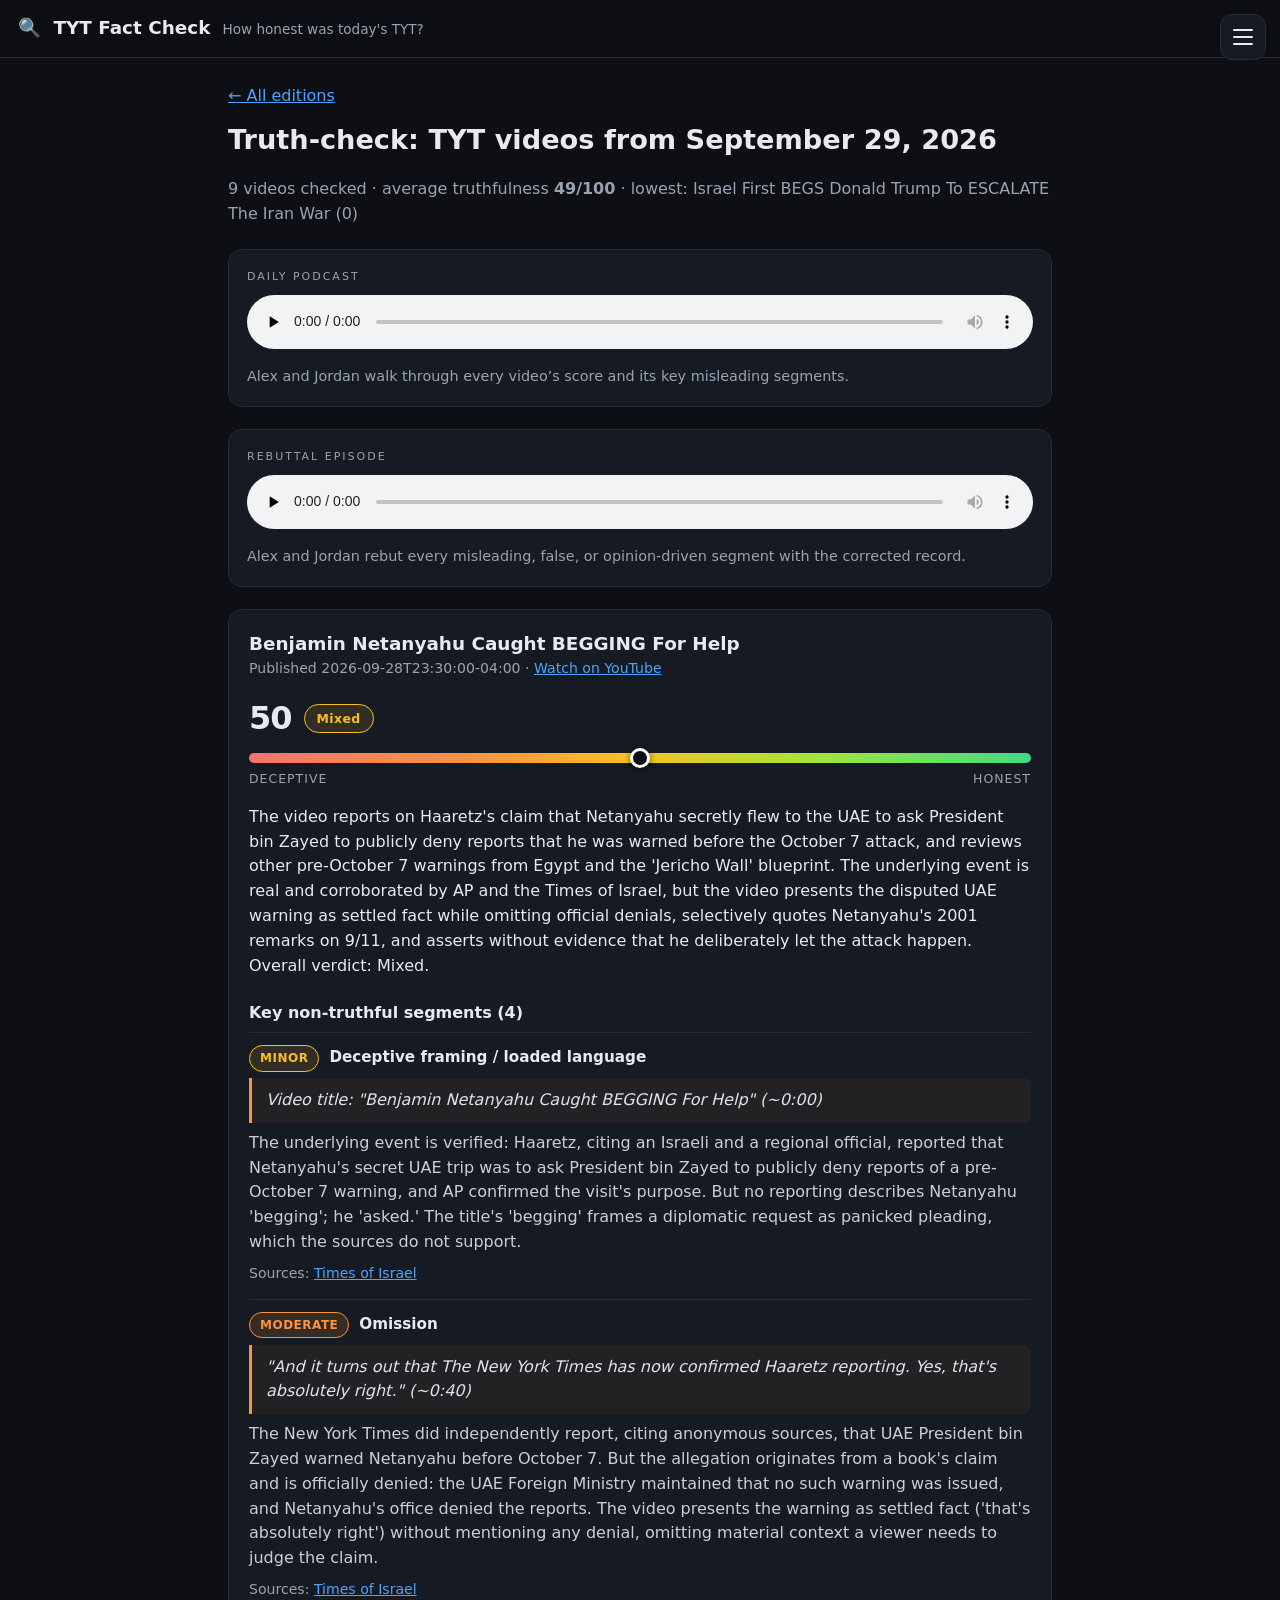
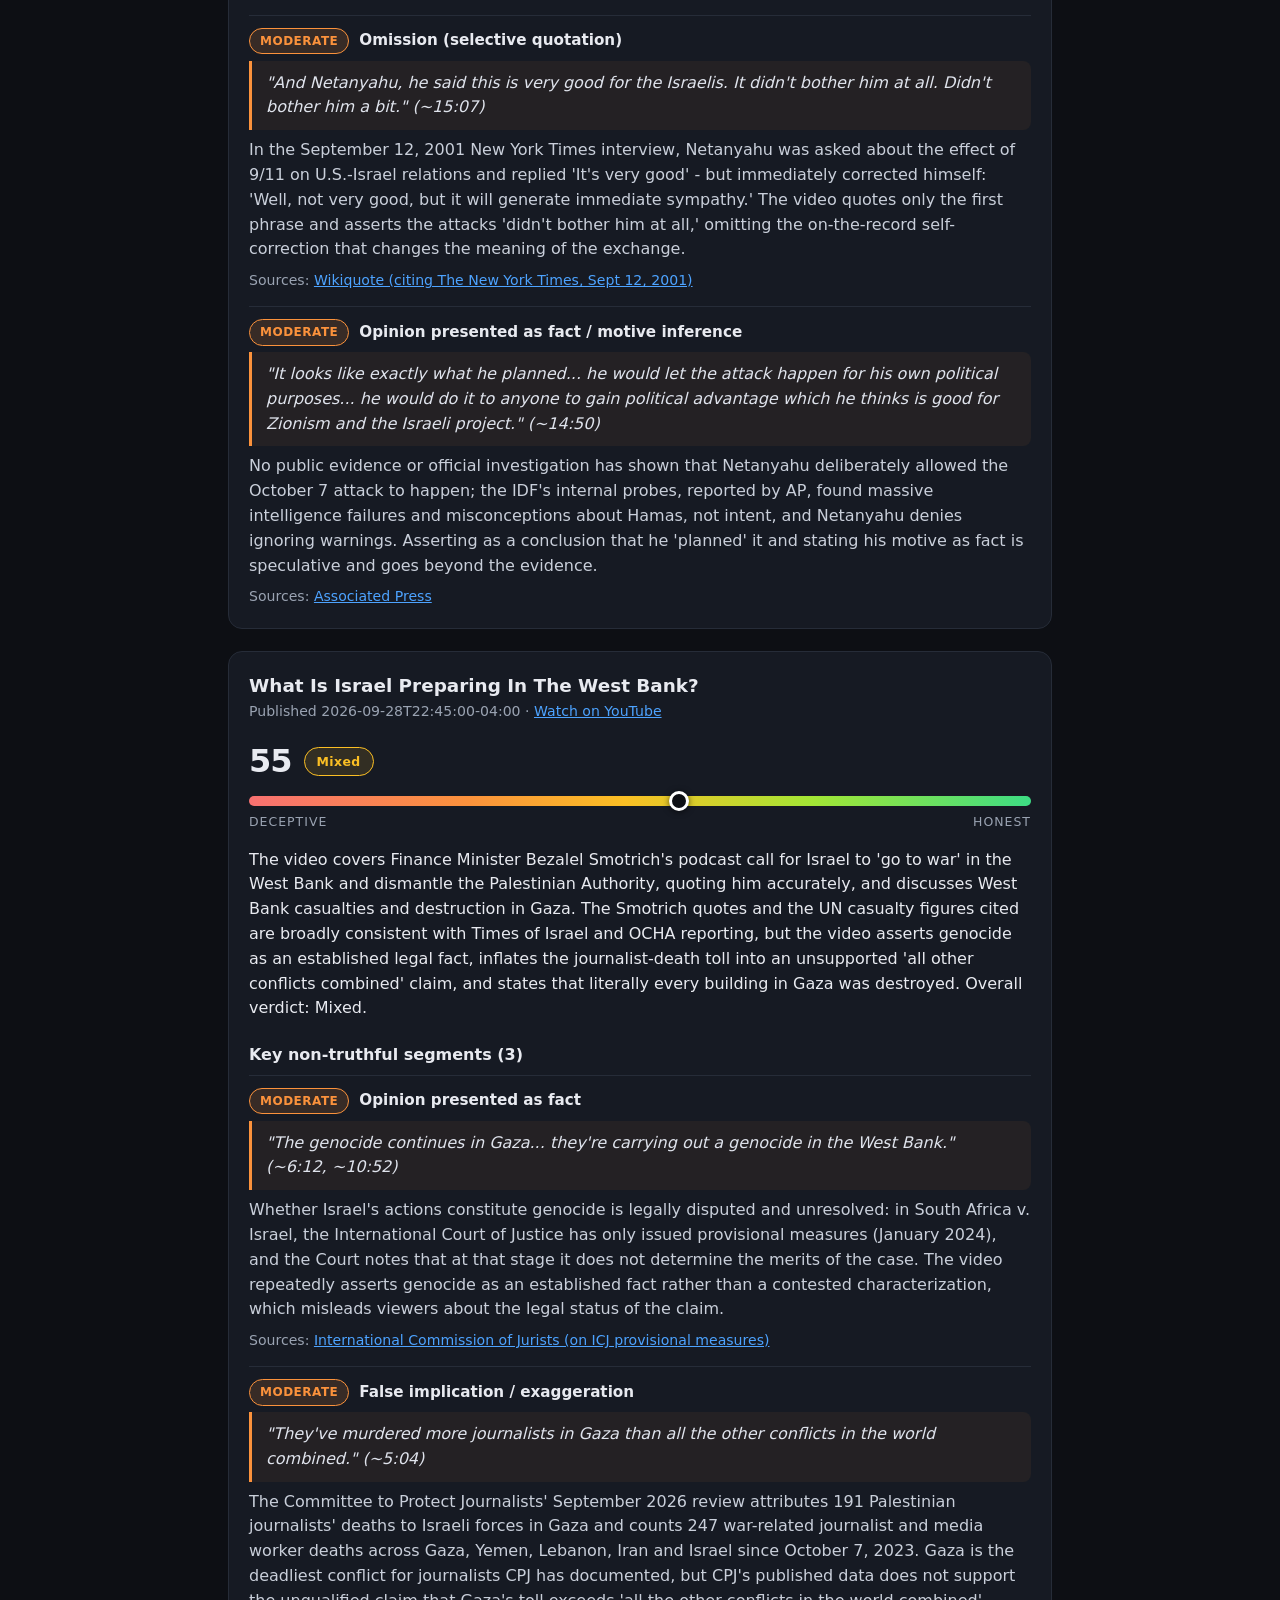
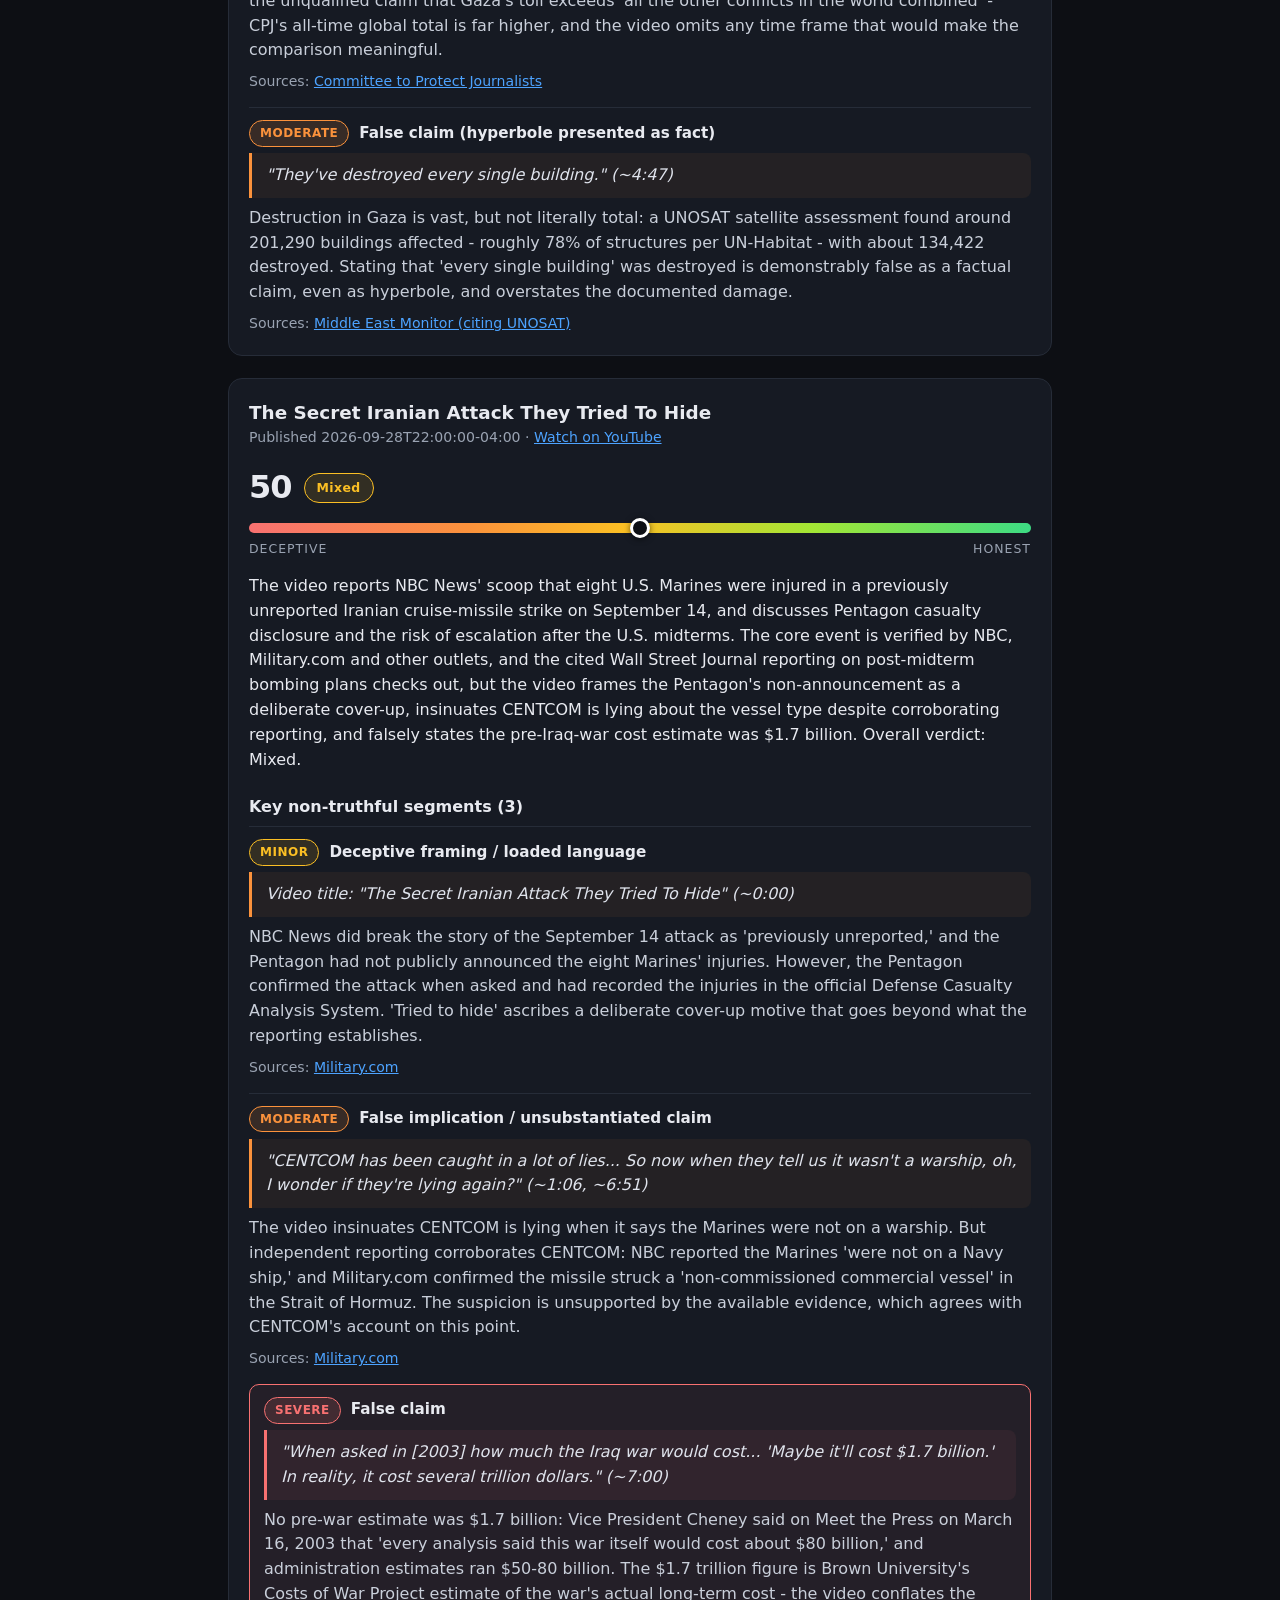
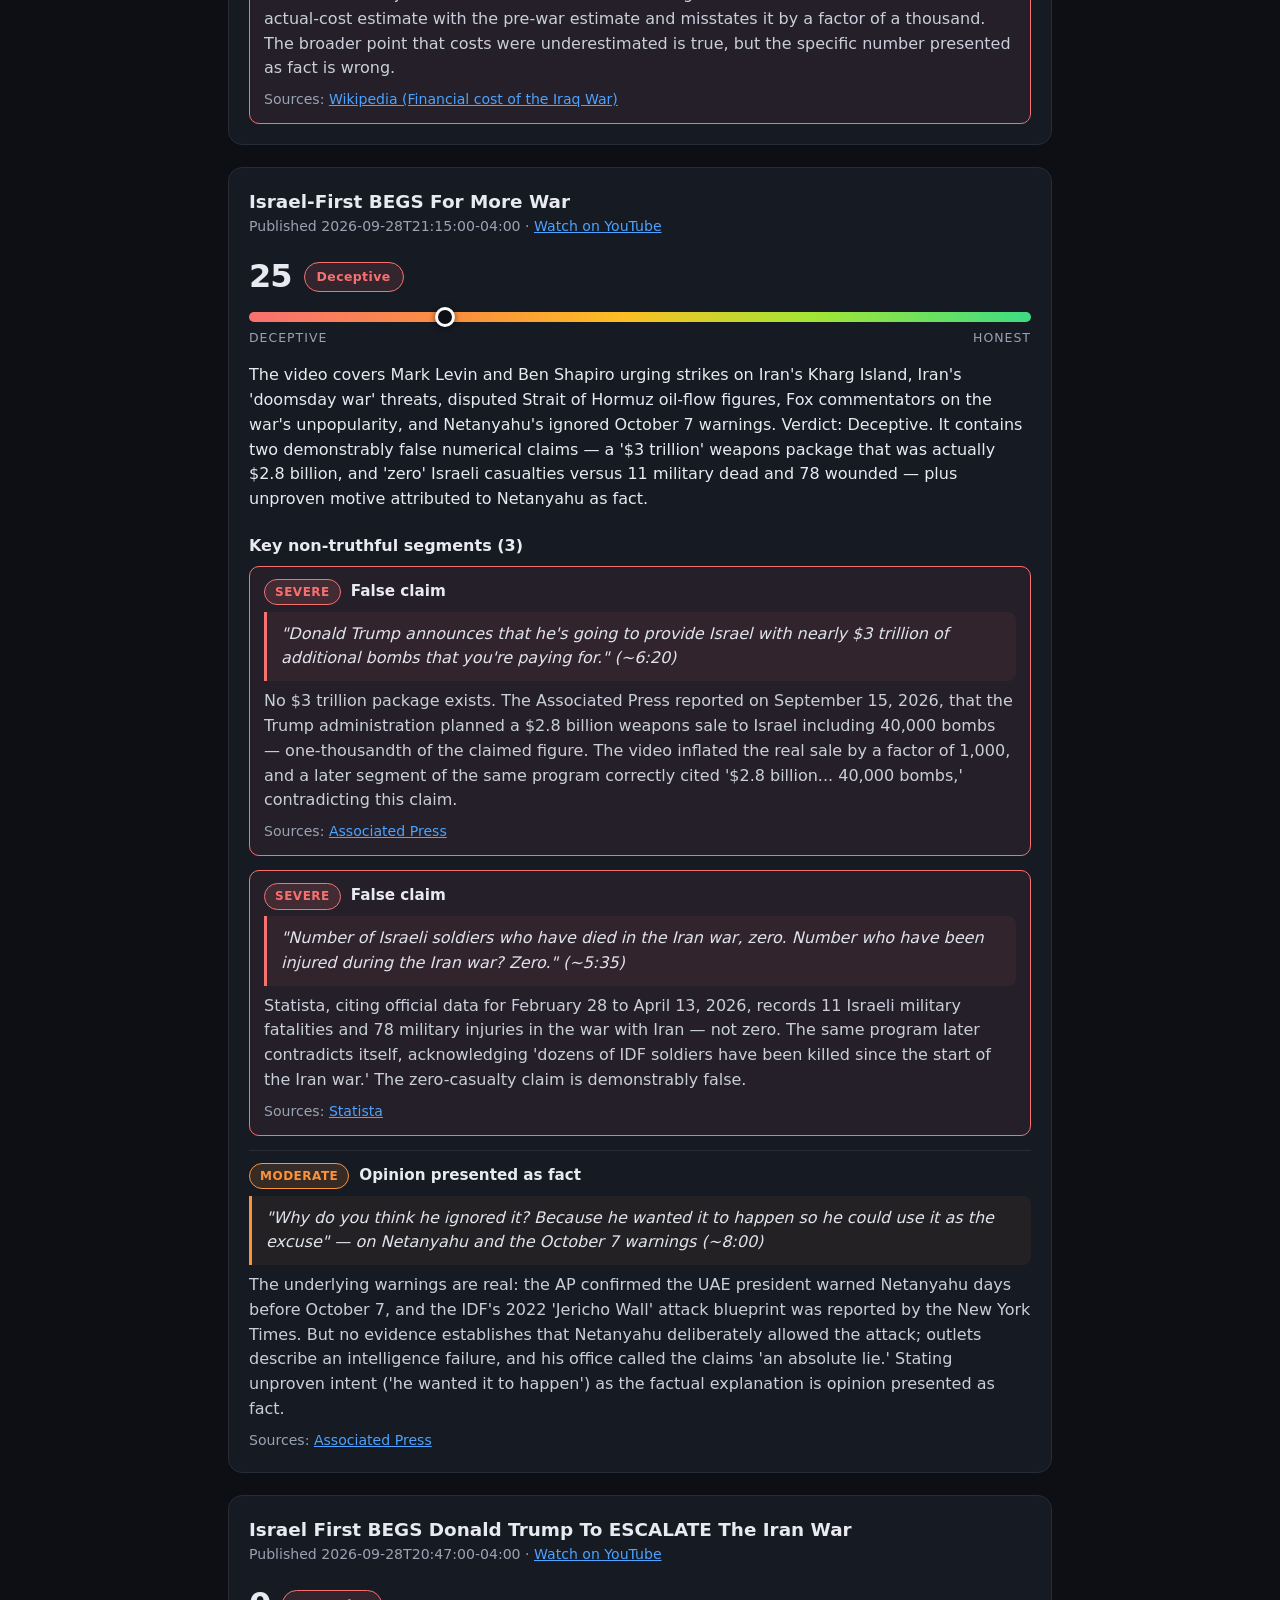
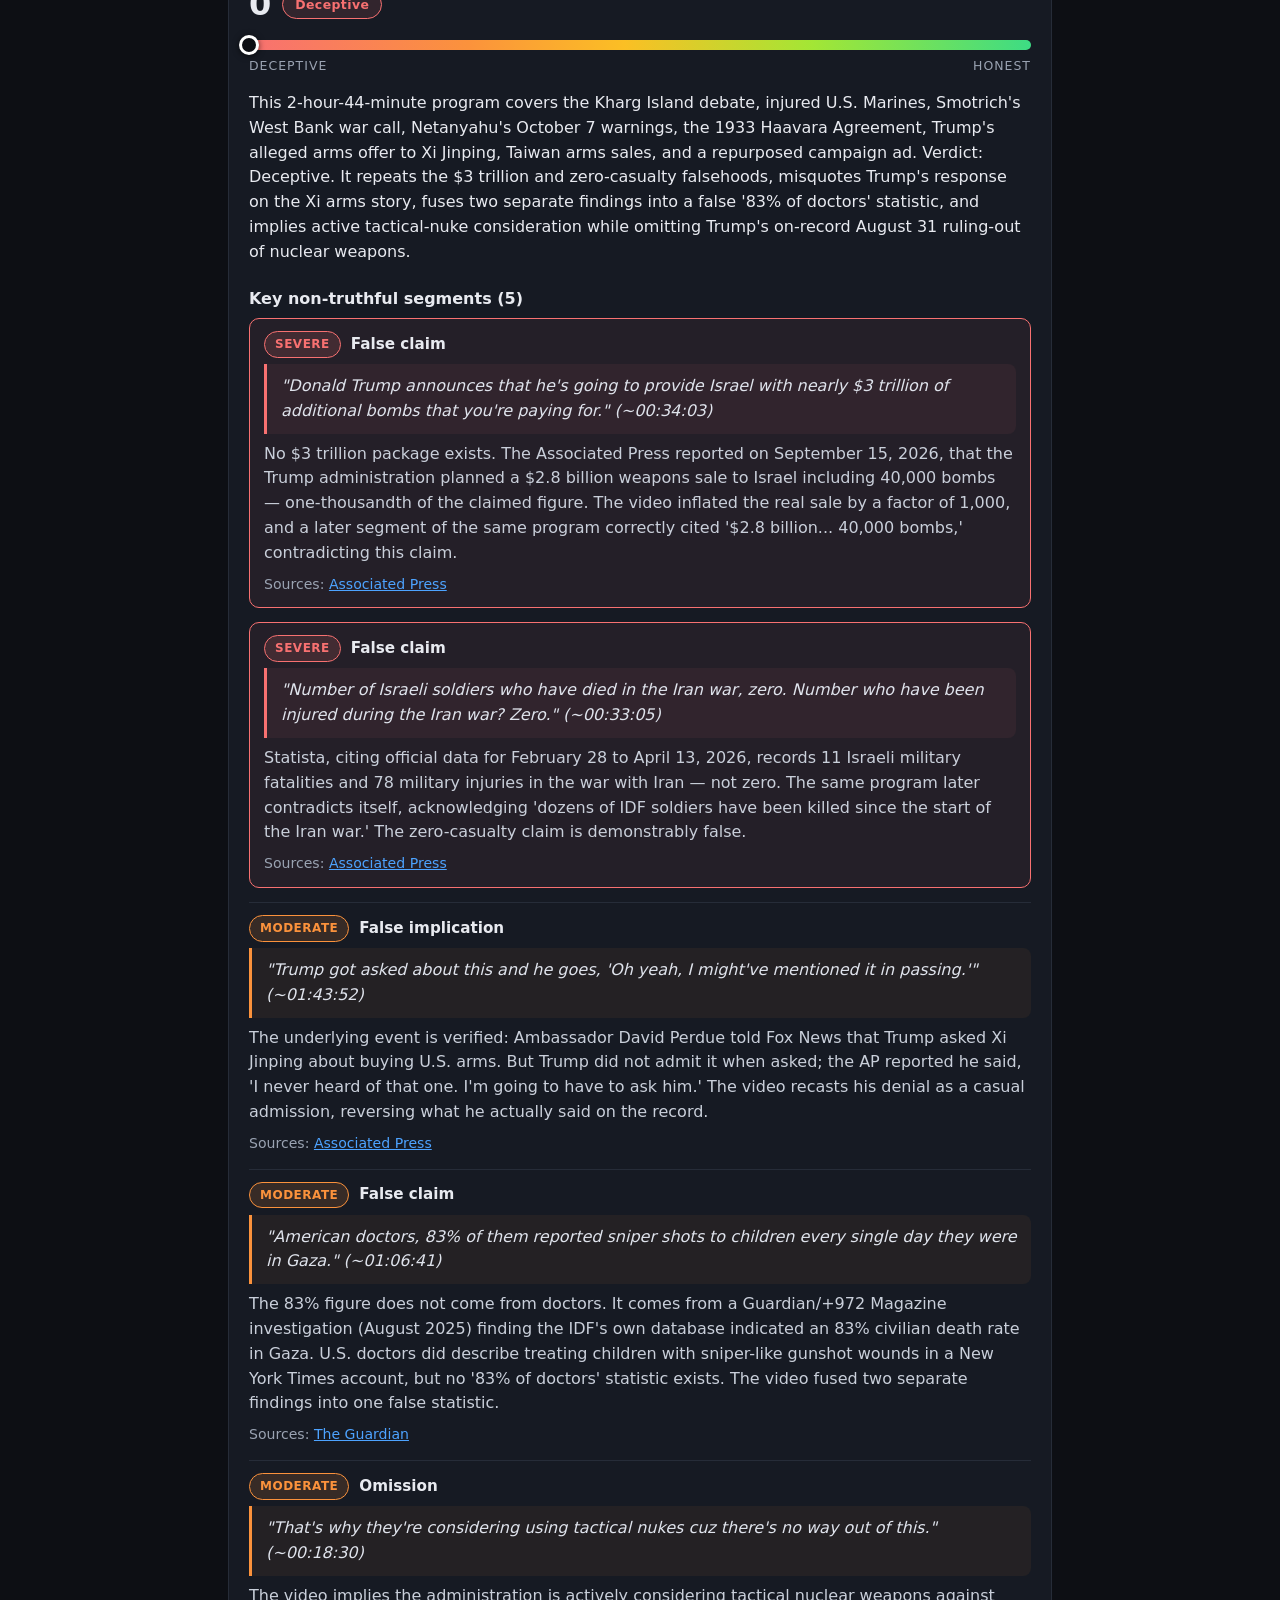
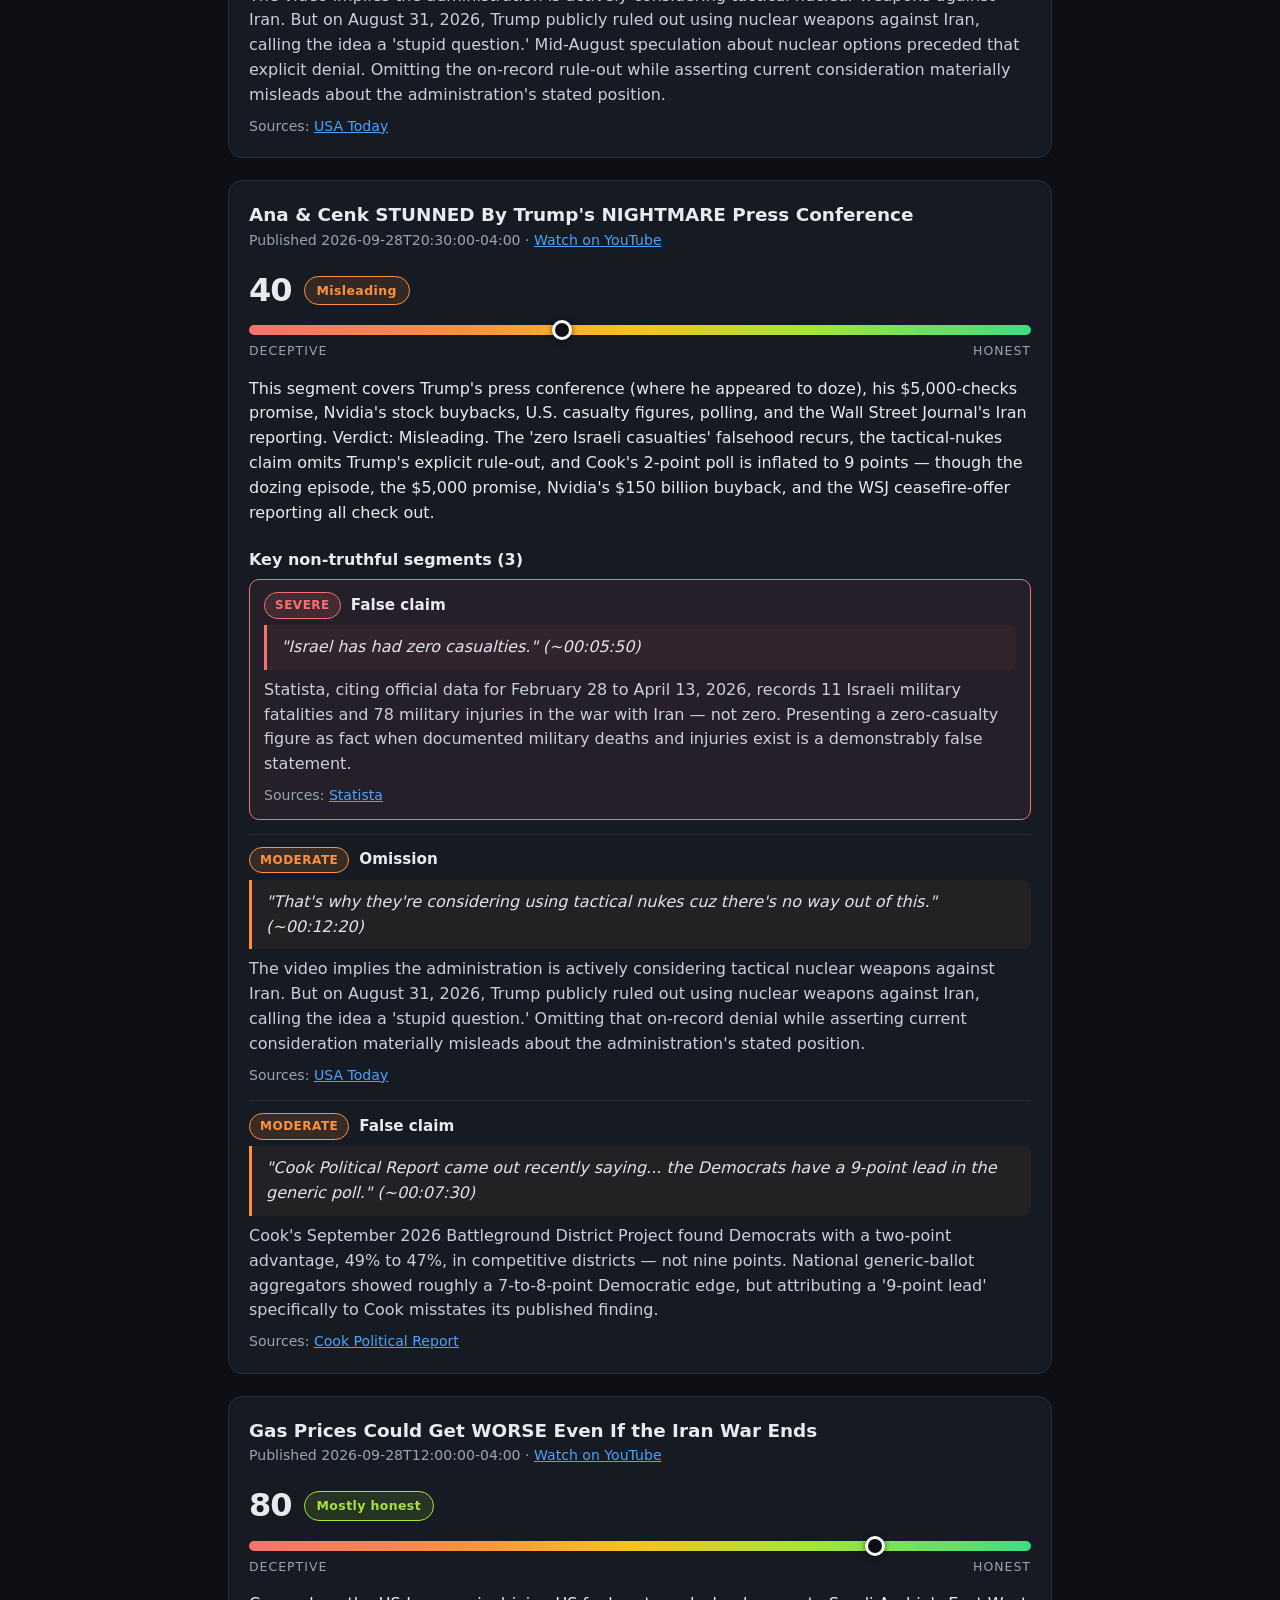
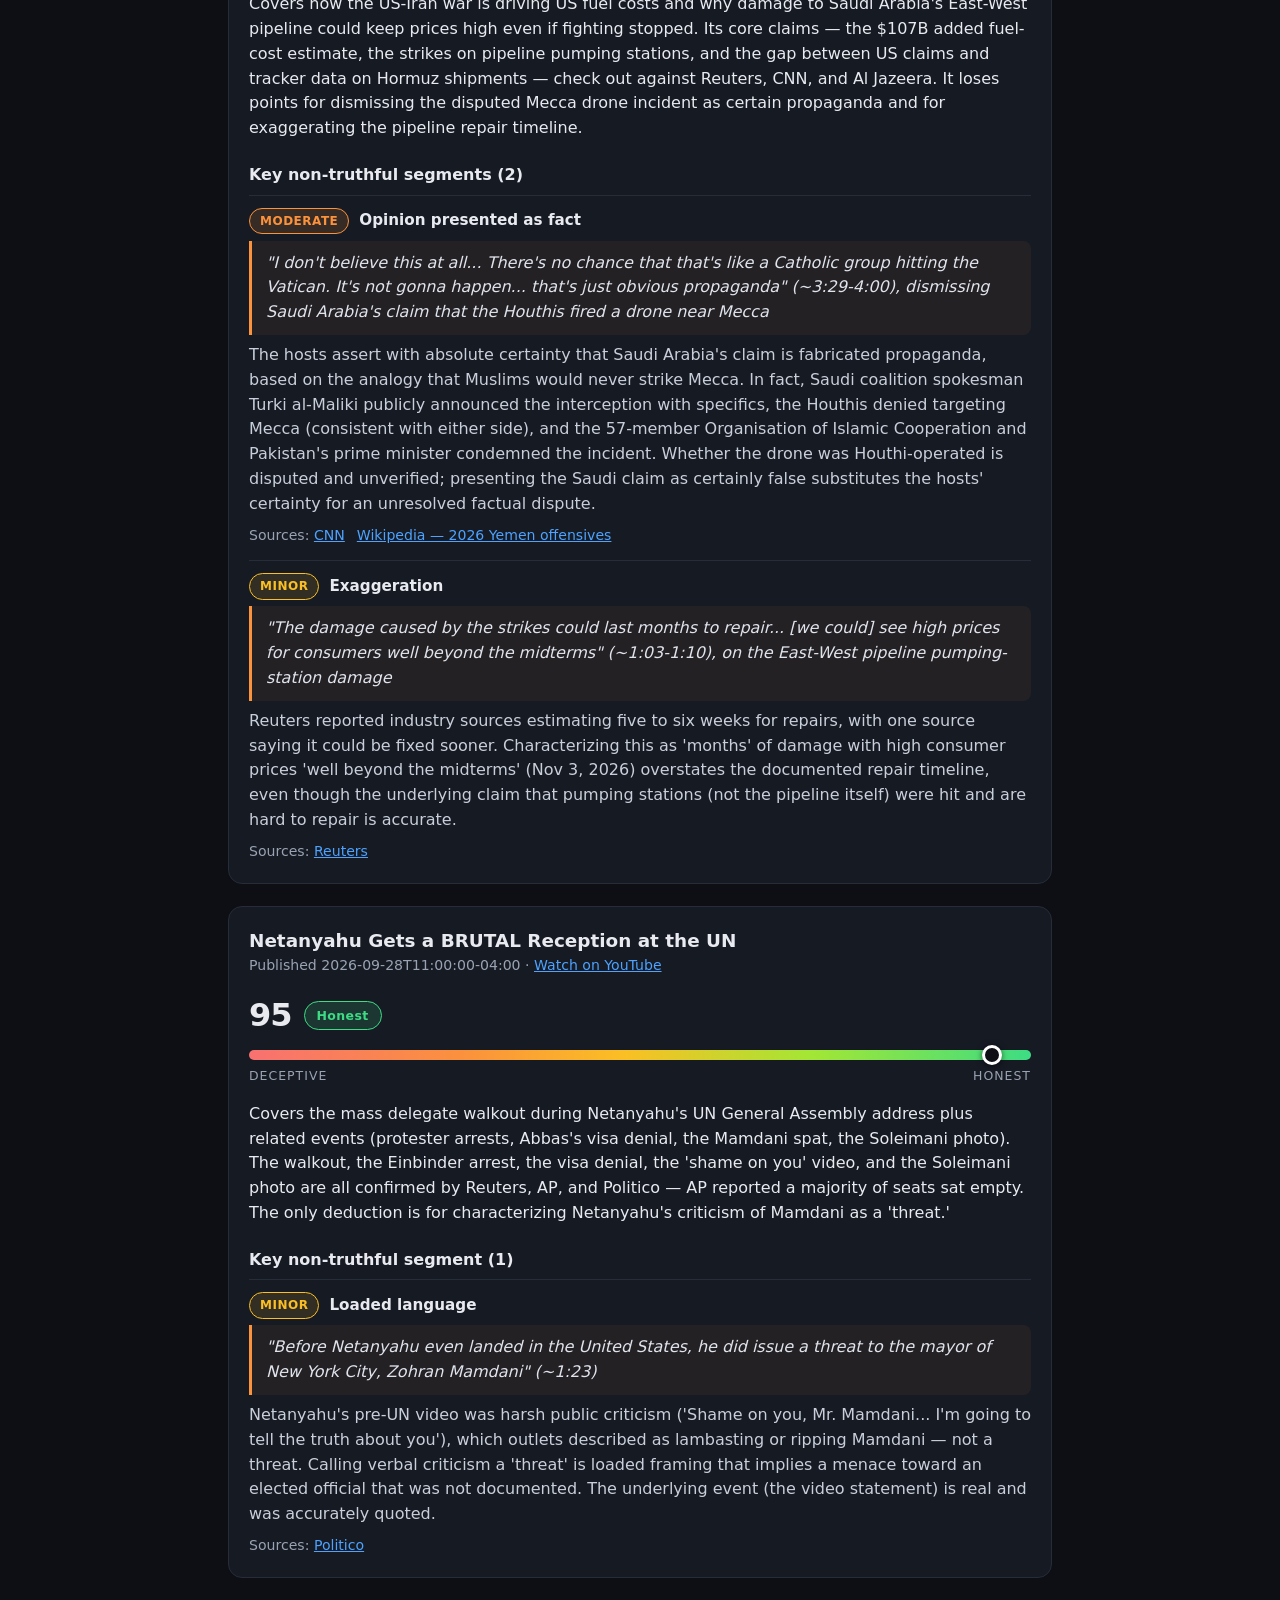
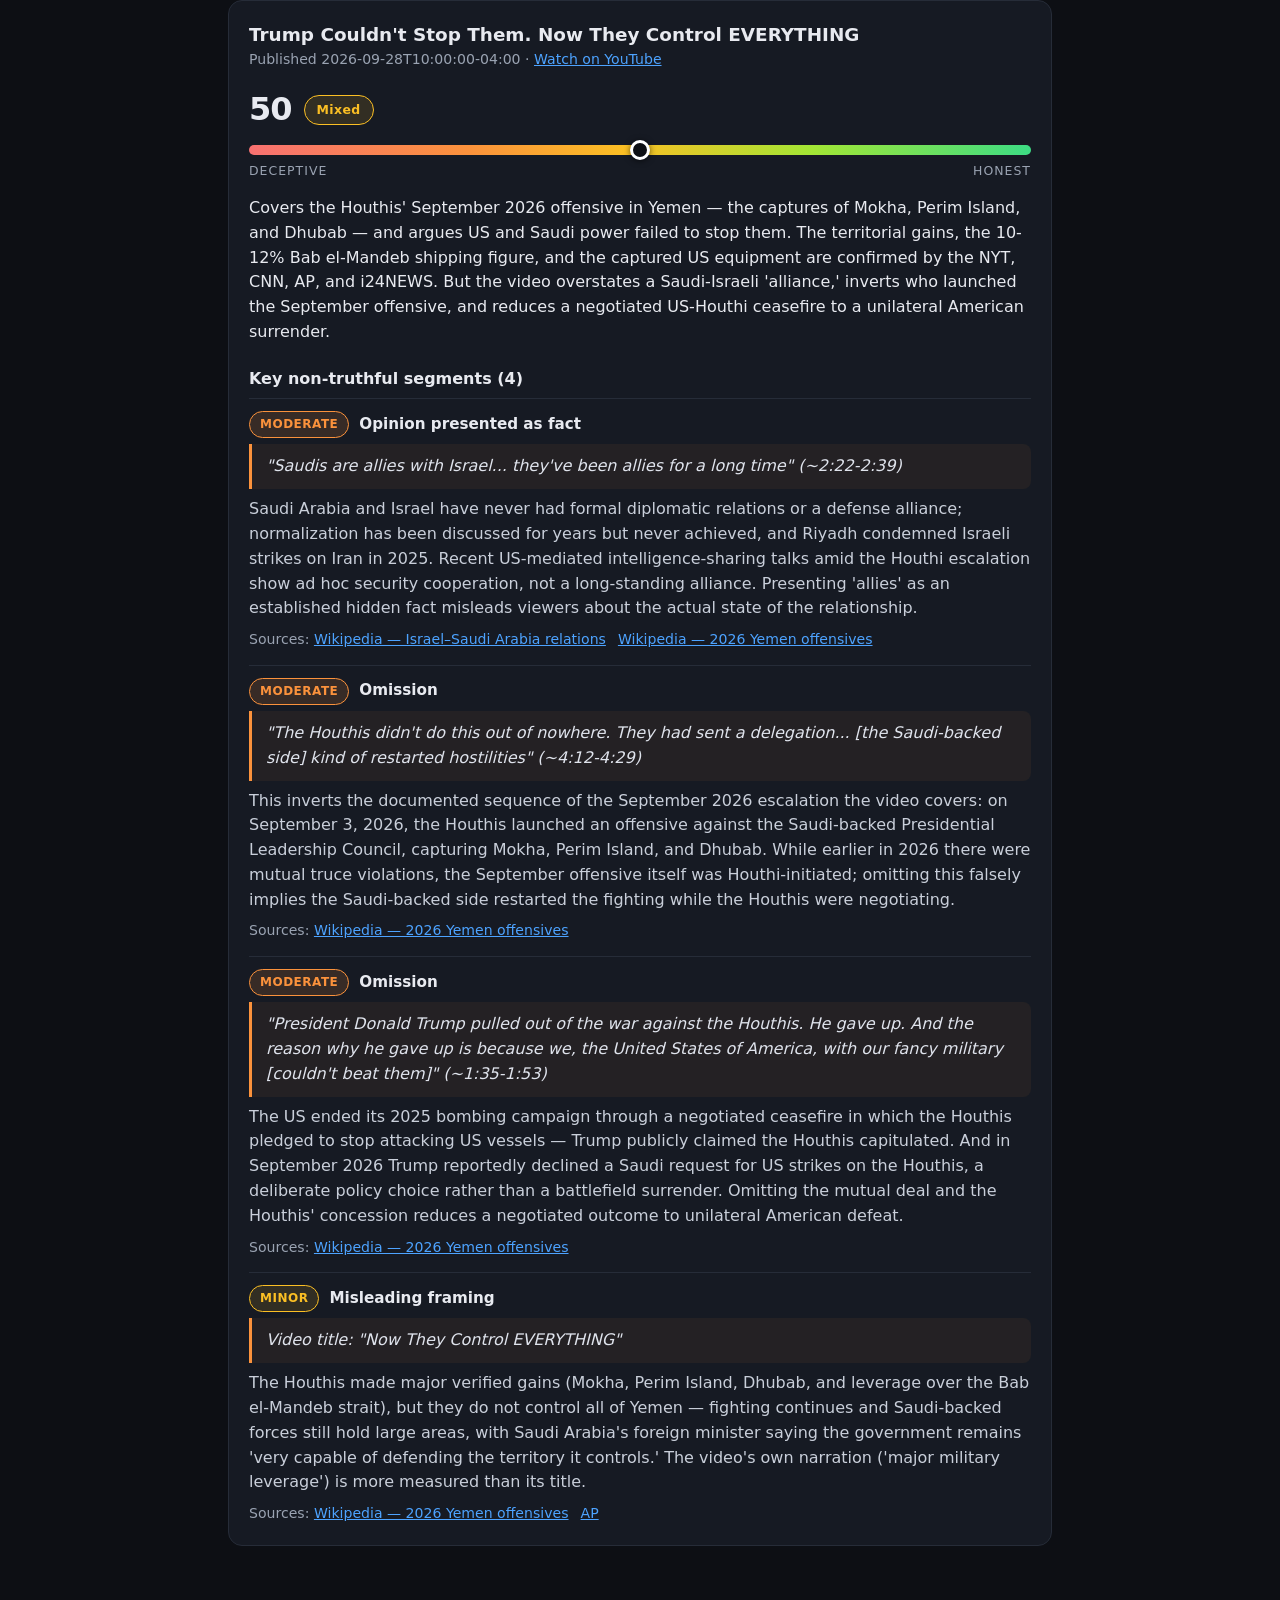
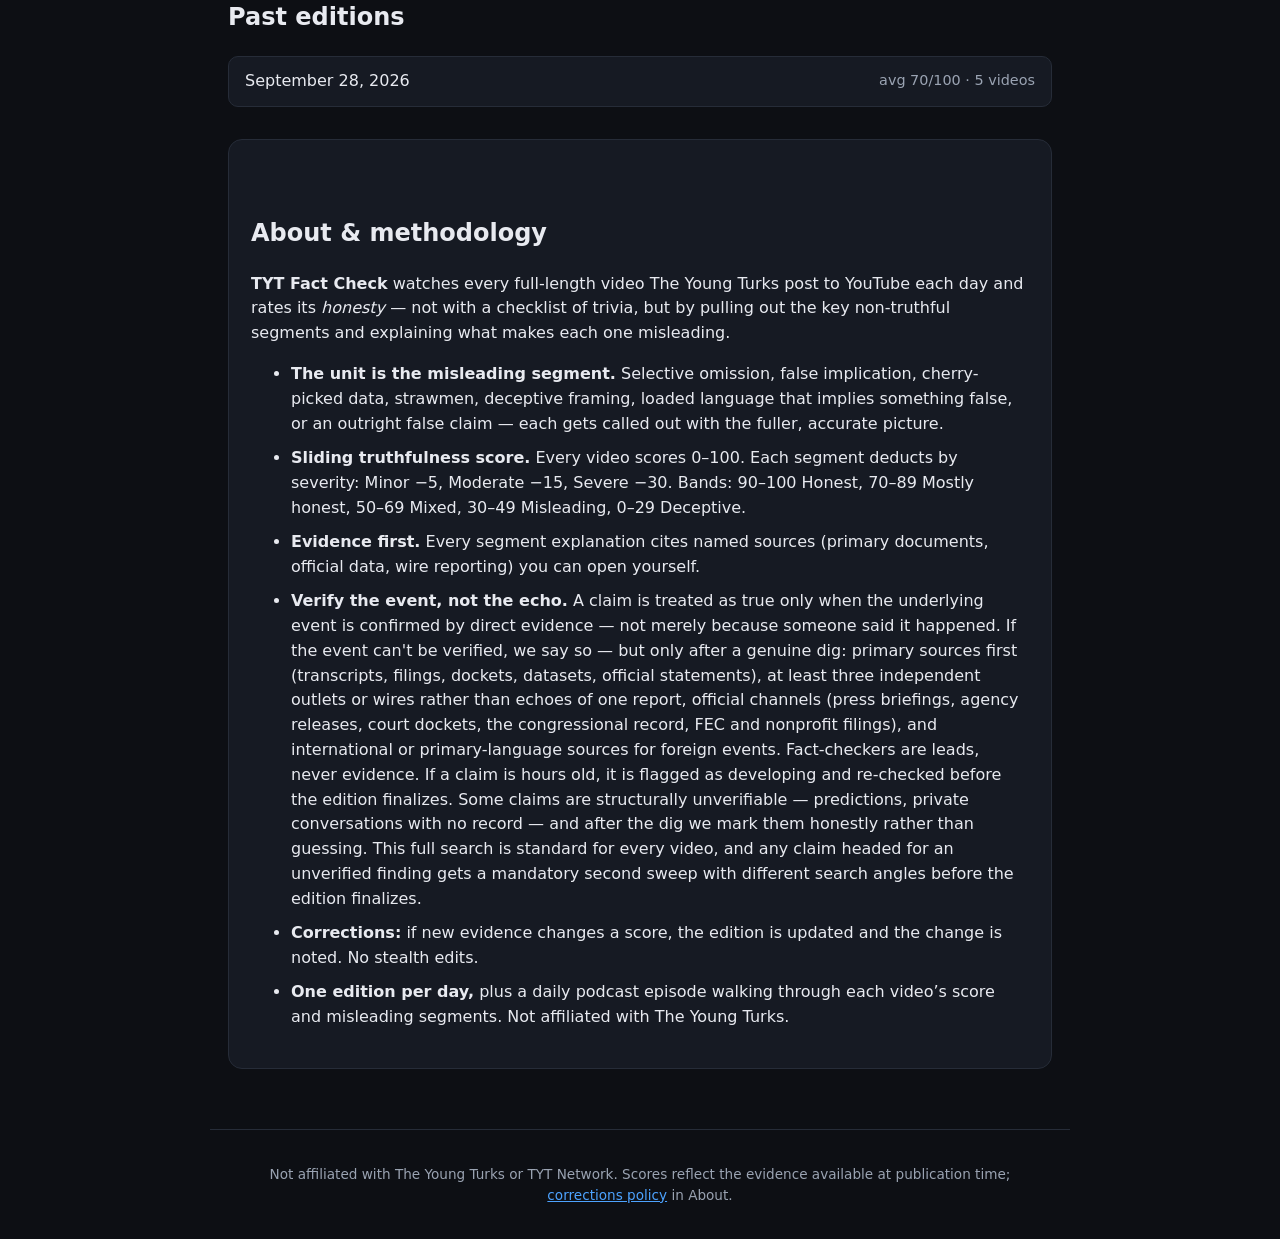
<file: docs/index.html>
<!DOCTYPE html>
<html lang="en">
<head>
<meta charset="utf-8">
<meta name="viewport" content="width=device-width, initial-scale=1">
<title>TYT Fact Check — daily honesty rating of The Young Turks</title>
<link rel="stylesheet" href="style.css?v=2">
</head>
<body>
<header class="site">
  <a class="brand" href="index.html"><span class="brand-mark">&#x1F50D;</span> TYT Fact Check</a>
  <span class="tagline">How honest was today's TYT?</span>
</header>
<button id="menuBtn" aria-label="Open menu"><span></span><span></span><span></span></button>
<div id="scrim"></div>
<aside id="drawer" aria-label="Site menu">
  <div class="d-sec"><div class="d-h">Menu</div>
    <a href="index.html">Home</a>
    <a href="2026-09-29.html">Latest edition</a>
    <a href="index.html#archive">Archive</a>
    <a href="index.html#about">About &amp; methodology</a>
  </div>
  <div class="d-sec"><div class="d-h">Editions</div>
    <a href="2026-09-29.html">September 29, 2026</a><a href="2026-09-28.html">September 28, 2026</a>
  </div>
</aside>
<main class="wrap">
<p class="back"><a href="index.html">&larr; All editions</a></p><h1>Truth-check: TYT videos from September 29, 2026</h1><p class="tally">9 videos checked &middot; average truthfulness <strong>49/100</strong> &middot; lowest: Israel First BEGS Donald Trump To ESCALATE The Iran War (0)</p><div class="podcast"><div class="pod-h">Daily podcast</div><audio controls preload="none" src="audio/2026-09-29.mp3"></audio><p class="pod-note">Alex and Jordan walk through every video&#x2019;s score and its key misleading segments.</p></div><div class="podcast"><div class="pod-h">Rebuttal episode</div><audio controls preload="none" src="audio/2026-09-29-rebuttal.mp3"></audio><p class="pod-note">Alex and Jordan rebut every misleading, false, or opinion-driven segment with the corrected record.</p></div><div class="cards"><article class="card"><a class="card-title" href="https://www.youtube.com/watch?v=QwAxDTHIZwo" target="_blank" rel="noopener">Benjamin Netanyahu Caught BEGGING For Help</a><div class="card-meta">Published 2026-09-28T23:30:00-04:00 &middot; <a class="yt" href="https://www.youtube.com/watch?v=QwAxDTHIZwo" target="_blank" rel="noopener">Watch on YouTube</a></div><div class="truth"><div class="truth-score"><span class="score-num">50</span><span class="verdict v-mixed">Mixed</span></div><div class="slider" role="img" aria-label="Truthfulness score 50 out of 100: Mixed"><div class="s-track"><div class="s-marker" style="left:50%"></div></div><div class="s-ends"><span>Deceptive</span><span>Honest</span></div></div></div><p class="card-summary">The video reports on Haaretz&#x27;s claim that Netanyahu secretly flew to the UAE to ask President bin Zayed to publicly deny reports that he was warned before the October 7 attack, and reviews other pre-October 7 warnings from Egypt and the &#x27;Jericho Wall&#x27; blueprint. The underlying event is real and corroborated by AP and the Times of Israel, but the video presents the disputed UAE warning as settled fact while omitting official denials, selectively quotes Netanyahu&#x27;s 2001 remarks on 9/11, and asserts without evidence that he deliberately let the attack happen. Overall verdict: Mixed.</p><h3 class="seg-h">Key non-truthful segments (4)</h3><div class="segments"><div class="segment"><div class="seg-head"><span class="sev s-minor">Minor</span><span class="seg-issue">Deceptive framing / loaded language</span></div><blockquote class="seg-quote">Video title: &quot;Benjamin Netanyahu Caught BEGGING For Help&quot; (~0:00)</blockquote><p class="seg-why">The underlying event is verified: Haaretz, citing an Israeli and a regional official, reported that Netanyahu&#x27;s secret UAE trip was to ask President bin Zayed to publicly deny reports of a pre-October 7 warning, and AP confirmed the visit&#x27;s purpose. But no reporting describes Netanyahu &#x27;begging&#x27;; he &#x27;asked.&#x27; The title&#x27;s &#x27;begging&#x27; frames a diplomatic request as panicked pleading, which the sources do not support.</p><div class="sources">Sources: <a class="src" href="https://www.timesofisrael.com/netanyahu-asked-uae-leader-to-deny-reports-he-warned-of-looming-hamas-attack-sources/" target="_blank" rel="noopener">Times of Israel</a></div></div><div class="segment"><div class="seg-head"><span class="sev s-moderate">Moderate</span><span class="seg-issue">Omission</span></div><blockquote class="seg-quote">&quot;And it turns out that The New York Times has now confirmed Haaretz reporting. Yes, that&#x27;s absolutely right.&quot; (~0:40)</blockquote><p class="seg-why">The New York Times did independently report, citing anonymous sources, that UAE President bin Zayed warned Netanyahu before October 7. But the allegation originates from a book&#x27;s claim and is officially denied: the UAE Foreign Ministry maintained that no such warning was issued, and Netanyahu&#x27;s office denied the reports. The video presents the warning as settled fact (&#x27;that&#x27;s absolutely right&#x27;) without mentioning any denial, omitting material context a viewer needs to judge the claim.</p><div class="sources">Sources: <a class="src" href="https://www.timesofisrael.com/netanyahu-asked-uae-leader-to-deny-reports-he-warned-of-looming-hamas-attack-sources/" target="_blank" rel="noopener">Times of Israel</a></div></div><div class="segment"><div class="seg-head"><span class="sev s-moderate">Moderate</span><span class="seg-issue">Omission (selective quotation)</span></div><blockquote class="seg-quote">&quot;And Netanyahu, he said this is very good for the Israelis. It didn&#x27;t bother him at all. Didn&#x27;t bother him a bit.&quot; (~15:07)</blockquote><p class="seg-why">In the September 12, 2001 New York Times interview, Netanyahu was asked about the effect of 9/11 on U.S.-Israel relations and replied &#x27;It&#x27;s very good&#x27; - but immediately corrected himself: &#x27;Well, not very good, but it will generate immediate sympathy.&#x27; The video quotes only the first phrase and asserts the attacks &#x27;didn&#x27;t bother him at all,&#x27; omitting the on-the-record self-correction that changes the meaning of the exchange.</p><div class="sources">Sources: <a class="src" href="https://en.wikiquote.org/wiki/Benjamin_Netanyahu" target="_blank" rel="noopener">Wikiquote (citing The New York Times, Sept 12, 2001)</a></div></div><div class="segment"><div class="seg-head"><span class="sev s-moderate">Moderate</span><span class="seg-issue">Opinion presented as fact / motive inference</span></div><blockquote class="seg-quote">&quot;It looks like exactly what he planned... he would let the attack happen for his own political purposes... he would do it to anyone to gain political advantage which he thinks is good for Zionism and the Israeli project.&quot; (~14:50)</blockquote><p class="seg-why">No public evidence or official investigation has shown that Netanyahu deliberately allowed the October 7 attack to happen; the IDF&#x27;s internal probes, reported by AP, found massive intelligence failures and misconceptions about Hamas, not intent, and Netanyahu denies ignoring warnings. Asserting as a conclusion that he &#x27;planned&#x27; it and stating his motive as fact is speculative and goes beyond the evidence.</p><div class="sources">Sources: <a class="src" href="https://apnews.com/article/israel-hamas-military-inquiry-gaza-34988076bd5283686cb80678aff799ad" target="_blank" rel="noopener">Associated Press</a></div></div></div></article><article class="card"><a class="card-title" href="https://www.youtube.com/watch?v=fD4jP4ZKWQE" target="_blank" rel="noopener">What Is Israel Preparing In The West Bank?</a><div class="card-meta">Published 2026-09-28T22:45:00-04:00 &middot; <a class="yt" href="https://www.youtube.com/watch?v=fD4jP4ZKWQE" target="_blank" rel="noopener">Watch on YouTube</a></div><div class="truth"><div class="truth-score"><span class="score-num">55</span><span class="verdict v-mixed">Mixed</span></div><div class="slider" role="img" aria-label="Truthfulness score 55 out of 100: Mixed"><div class="s-track"><div class="s-marker" style="left:55%"></div></div><div class="s-ends"><span>Deceptive</span><span>Honest</span></div></div></div><p class="card-summary">The video covers Finance Minister Bezalel Smotrich&#x27;s podcast call for Israel to &#x27;go to war&#x27; in the West Bank and dismantle the Palestinian Authority, quoting him accurately, and discusses West Bank casualties and destruction in Gaza. The Smotrich quotes and the UN casualty figures cited are broadly consistent with Times of Israel and OCHA reporting, but the video asserts genocide as an established legal fact, inflates the journalist-death toll into an unsupported &#x27;all other conflicts combined&#x27; claim, and states that literally every building in Gaza was destroyed. Overall verdict: Mixed.</p><h3 class="seg-h">Key non-truthful segments (3)</h3><div class="segments"><div class="segment"><div class="seg-head"><span class="sev s-moderate">Moderate</span><span class="seg-issue">Opinion presented as fact</span></div><blockquote class="seg-quote">&quot;The genocide continues in Gaza... they&#x27;re carrying out a genocide in the West Bank.&quot; (~6:12, ~10:52)</blockquote><p class="seg-why">Whether Israel&#x27;s actions constitute genocide is legally disputed and unresolved: in South Africa v. Israel, the International Court of Justice has only issued provisional measures (January 2024), and the Court notes that at that stage it does not determine the merits of the case. The video repeatedly asserts genocide as an established fact rather than a contested characterization, which misleads viewers about the legal status of the claim.</p><div class="sources">Sources: <a class="src" href="https://www.icj.org/gaza-israel-must-implement-provisional-measures-ordered-by-the-international-court-of-justice/" target="_blank" rel="noopener">International Commission of Jurists (on ICJ provisional measures)</a></div></div><div class="segment"><div class="seg-head"><span class="sev s-moderate">Moderate</span><span class="seg-issue">False implication / exaggeration</span></div><blockquote class="seg-quote">&quot;They&#x27;ve murdered more journalists in Gaza than all the other conflicts in the world combined.&quot; (~5:04)</blockquote><p class="seg-why">The Committee to Protect Journalists&#x27; September 2026 review attributes 191 Palestinian journalists&#x27; deaths to Israeli forces in Gaza and counts 247 war-related journalist and media worker deaths across Gaza, Yemen, Lebanon, Iran and Israel since October 7, 2023. Gaza is the deadliest conflict for journalists CPJ has documented, but CPJ&#x27;s published data does not support the unqualified claim that Gaza&#x27;s toll exceeds &#x27;all the other conflicts in the world combined&#x27; - CPJ&#x27;s all-time global total is far higher, and the video omits any time frame that would make the comparison meaningful.</p><div class="sources">Sources: <a class="src" href="https://cpj.org/issue/israel-gaza-war/" target="_blank" rel="noopener">Committee to Protect Journalists</a></div></div><div class="segment"><div class="seg-head"><span class="sev s-moderate">Moderate</span><span class="seg-issue">False claim (hyperbole presented as fact)</span></div><blockquote class="seg-quote">&quot;They&#x27;ve destroyed every single building.&quot; (~4:47)</blockquote><p class="seg-why">Destruction in Gaza is vast, but not literally total: a UNOSAT satellite assessment found around 201,290 buildings affected - roughly 78% of structures per UN-Habitat - with about 134,422 destroyed. Stating that &#x27;every single building&#x27; was destroyed is demonstrably false as a factual claim, even as hyperbole, and overstates the documented damage.</p><div class="sources">Sources: <a class="src" href="https://www.middleeastmonitor.com/20260928-satellite-images-reveal-vast-destruction-across-gaza-following-israels-genocide/" target="_blank" rel="noopener">Middle East Monitor (citing UNOSAT)</a></div></div></div></article><article class="card"><a class="card-title" href="https://www.youtube.com/watch?v=k1mA0SP3tR4" target="_blank" rel="noopener">The Secret Iranian Attack They Tried To Hide</a><div class="card-meta">Published 2026-09-28T22:00:00-04:00 &middot; <a class="yt" href="https://www.youtube.com/watch?v=k1mA0SP3tR4" target="_blank" rel="noopener">Watch on YouTube</a></div><div class="truth"><div class="truth-score"><span class="score-num">50</span><span class="verdict v-mixed">Mixed</span></div><div class="slider" role="img" aria-label="Truthfulness score 50 out of 100: Mixed"><div class="s-track"><div class="s-marker" style="left:50%"></div></div><div class="s-ends"><span>Deceptive</span><span>Honest</span></div></div></div><p class="card-summary">The video reports NBC News&#x27; scoop that eight U.S. Marines were injured in a previously unreported Iranian cruise-missile strike on September 14, and discusses Pentagon casualty disclosure and the risk of escalation after the U.S. midterms. The core event is verified by NBC, Military.com and other outlets, and the cited Wall Street Journal reporting on post-midterm bombing plans checks out, but the video frames the Pentagon&#x27;s non-announcement as a deliberate cover-up, insinuates CENTCOM is lying about the vessel type despite corroborating reporting, and falsely states the pre-Iraq-war cost estimate was $1.7 billion. Overall verdict: Mixed.</p><h3 class="seg-h">Key non-truthful segments (3)</h3><div class="segments"><div class="segment"><div class="seg-head"><span class="sev s-minor">Minor</span><span class="seg-issue">Deceptive framing / loaded language</span></div><blockquote class="seg-quote">Video title: &quot;The Secret Iranian Attack They Tried To Hide&quot; (~0:00)</blockquote><p class="seg-why">NBC News did break the story of the September 14 attack as &#x27;previously unreported,&#x27; and the Pentagon had not publicly announced the eight Marines&#x27; injuries. However, the Pentagon confirmed the attack when asked and had recorded the injuries in the official Defense Casualty Analysis System. &#x27;Tried to hide&#x27; ascribes a deliberate cover-up motive that goes beyond what the reporting establishes.</p><div class="sources">Sources: <a class="src" href="https://www.military.com/eight-marines-injured-with-smoke-inhalation-and-possible-tbi-in-previously-unreported-iranian-attack" target="_blank" rel="noopener">Military.com</a></div></div><div class="segment"><div class="seg-head"><span class="sev s-moderate">Moderate</span><span class="seg-issue">False implication / unsubstantiated claim</span></div><blockquote class="seg-quote">&quot;CENTCOM has been caught in a lot of lies... So now when they tell us it wasn&#x27;t a warship, oh, I wonder if they&#x27;re lying again?&quot; (~1:06, ~6:51)</blockquote><p class="seg-why">The video insinuates CENTCOM is lying when it says the Marines were not on a warship. But independent reporting corroborates CENTCOM: NBC reported the Marines &#x27;were not on a Navy ship,&#x27; and Military.com confirmed the missile struck a &#x27;non-commissioned commercial vessel&#x27; in the Strait of Hormuz. The suspicion is unsupported by the available evidence, which agrees with CENTCOM&#x27;s account on this point.</p><div class="sources">Sources: <a class="src" href="https://www.military.com/eight-marines-injured-with-smoke-inhalation-and-possible-tbi-in-previously-unreported-iranian-attack" target="_blank" rel="noopener">Military.com</a></div></div><div class="segment seg-false"><div class="seg-head"><span class="sev s-severe">Severe</span><span class="seg-issue">False claim</span></div><blockquote class="seg-quote">&quot;When asked in [2003] how much the Iraq war would cost... &#x27;Maybe it&#x27;ll cost $1.7 billion.&#x27; In reality, it cost several trillion dollars.&quot; (~7:00)</blockquote><p class="seg-why">No pre-war estimate was $1.7 billion: Vice President Cheney said on Meet the Press on March 16, 2003 that &#x27;every analysis said this war itself would cost about $80 billion,&#x27; and administration estimates ran $50-80 billion. The $1.7 trillion figure is Brown University&#x27;s Costs of War Project estimate of the war&#x27;s actual long-term cost - the video conflates the actual-cost estimate with the pre-war estimate and misstates it by a factor of a thousand. The broader point that costs were underestimated is true, but the specific number presented as fact is wrong.</p><div class="sources">Sources: <a class="src" href="https://en.wikipedia.org/wiki/Financial_cost_of_the_Iraq_War" target="_blank" rel="noopener">Wikipedia (Financial cost of the Iraq War)</a></div></div></div></article><article class="card"><a class="card-title" href="https://www.youtube.com/watch?v=konwN7S_nVc" target="_blank" rel="noopener">Israel-First BEGS For More War</a><div class="card-meta">Published 2026-09-28T21:15:00-04:00 &middot; <a class="yt" href="https://www.youtube.com/watch?v=konwN7S_nVc" target="_blank" rel="noopener">Watch on YouTube</a></div><div class="truth"><div class="truth-score"><span class="score-num">25</span><span class="verdict v-false">Deceptive</span></div><div class="slider" role="img" aria-label="Truthfulness score 25 out of 100: Deceptive"><div class="s-track"><div class="s-marker" style="left:25%"></div></div><div class="s-ends"><span>Deceptive</span><span>Honest</span></div></div></div><p class="card-summary">The video covers Mark Levin and Ben Shapiro urging strikes on Iran&#x27;s Kharg Island, Iran&#x27;s &#x27;doomsday war&#x27; threats, disputed Strait of Hormuz oil-flow figures, Fox commentators on the war&#x27;s unpopularity, and Netanyahu&#x27;s ignored October 7 warnings. Verdict: Deceptive. It contains two demonstrably false numerical claims — a &#x27;$3 trillion&#x27; weapons package that was actually $2.8 billion, and &#x27;zero&#x27; Israeli casualties versus 11 military dead and 78 wounded — plus unproven motive attributed to Netanyahu as fact.</p><h3 class="seg-h">Key non-truthful segments (3)</h3><div class="segments"><div class="segment seg-false"><div class="seg-head"><span class="sev s-severe">Severe</span><span class="seg-issue">False claim</span></div><blockquote class="seg-quote">&quot;Donald Trump announces that he&#x27;s going to provide Israel with nearly $3 trillion of additional bombs that you&#x27;re paying for.&quot; (~6:20)</blockquote><p class="seg-why">No $3 trillion package exists. The Associated Press reported on September 15, 2026, that the Trump administration planned a $2.8 billion weapons sale to Israel including 40,000 bombs — one-thousandth of the claimed figure. The video inflated the real sale by a factor of 1,000, and a later segment of the same program correctly cited &#x27;$2.8 billion... 40,000 bombs,&#x27; contradicting this claim.</p><div class="sources">Sources: <a class="src" href="https://apnews.com/article/trump-israel-weapons-sales-gaza-eb48cb7ecf773ffc472fbafc995aef2a" target="_blank" rel="noopener">Associated Press</a></div></div><div class="segment seg-false"><div class="seg-head"><span class="sev s-severe">Severe</span><span class="seg-issue">False claim</span></div><blockquote class="seg-quote">&quot;Number of Israeli soldiers who have died in the Iran war, zero. Number who have been injured during the Iran war? Zero.&quot; (~5:35)</blockquote><p class="seg-why">Statista, citing official data for February 28 to April 13, 2026, records 11 Israeli military fatalities and 78 military injuries in the war with Iran — not zero. The same program later contradicts itself, acknowledging &#x27;dozens of IDF soldiers have been killed since the start of the Iran war.&#x27; The zero-casualty claim is demonstrably false.</p><div class="sources">Sources: <a class="src" href="https://www.statista.com/statistics/1660068/israeli-fatalities-and-injuries-in-us-israel-iran-war/" target="_blank" rel="noopener">Statista</a></div></div><div class="segment"><div class="seg-head"><span class="sev s-moderate">Moderate</span><span class="seg-issue">Opinion presented as fact</span></div><blockquote class="seg-quote">&quot;Why do you think he ignored it? Because he wanted it to happen so he could use it as the excuse&quot; — on Netanyahu and the October 7 warnings (~8:00)</blockquote><p class="seg-why">The underlying warnings are real: the AP confirmed the UAE president warned Netanyahu days before October 7, and the IDF&#x27;s 2022 &#x27;Jericho Wall&#x27; attack blueprint was reported by the New York Times. But no evidence establishes that Netanyahu deliberately allowed the attack; outlets describe an intelligence failure, and his office called the claims &#x27;an absolute lie.&#x27; Stating unproven intent (&#x27;he wanted it to happen&#x27;) as the factual explanation is opinion presented as fact.</p><div class="sources">Sources: <a class="src" href="https://apnews.com/article/israel-netanyahu-hamas-war-gaza-warning-935c2cd82d3204d6dc859d296fc866e3" target="_blank" rel="noopener">Associated Press</a></div></div></div></article><article class="card"><a class="card-title" href="https://www.youtube.com/watch?v=VTXbe8bNfA4" target="_blank" rel="noopener">Israel First BEGS Donald Trump To ESCALATE The Iran War</a><div class="card-meta">Published 2026-09-28T20:47:00-04:00 &middot; <a class="yt" href="https://www.youtube.com/watch?v=VTXbe8bNfA4" target="_blank" rel="noopener">Watch on YouTube</a></div><div class="truth"><div class="truth-score"><span class="score-num">0</span><span class="verdict v-false">Deceptive</span></div><div class="slider" role="img" aria-label="Truthfulness score 0 out of 100: Deceptive"><div class="s-track"><div class="s-marker" style="left:0%"></div></div><div class="s-ends"><span>Deceptive</span><span>Honest</span></div></div></div><p class="card-summary">This 2-hour-44-minute program covers the Kharg Island debate, injured U.S. Marines, Smotrich&#x27;s West Bank war call, Netanyahu&#x27;s October 7 warnings, the 1933 Haavara Agreement, Trump&#x27;s alleged arms offer to Xi Jinping, Taiwan arms sales, and a repurposed campaign ad. Verdict: Deceptive. It repeats the $3 trillion and zero-casualty falsehoods, misquotes Trump&#x27;s response on the Xi arms story, fuses two separate findings into a false &#x27;83% of doctors&#x27; statistic, and implies active tactical-nuke consideration while omitting Trump&#x27;s on-record August 31 ruling-out of nuclear weapons.</p><h3 class="seg-h">Key non-truthful segments (5)</h3><div class="segments"><div class="segment seg-false"><div class="seg-head"><span class="sev s-severe">Severe</span><span class="seg-issue">False claim</span></div><blockquote class="seg-quote">&quot;Donald Trump announces that he&#x27;s going to provide Israel with nearly $3 trillion of additional bombs that you&#x27;re paying for.&quot; (~00:34:03)</blockquote><p class="seg-why">No $3 trillion package exists. The Associated Press reported on September 15, 2026, that the Trump administration planned a $2.8 billion weapons sale to Israel including 40,000 bombs — one-thousandth of the claimed figure. The video inflated the real sale by a factor of 1,000, and a later segment of the same program correctly cited &#x27;$2.8 billion... 40,000 bombs,&#x27; contradicting this claim.</p><div class="sources">Sources: <a class="src" href="https://apnews.com/article/trump-israel-weapons-sales-gaza-eb48cb7ecf773ffc472fbafc995aef2a" target="_blank" rel="noopener">Associated Press</a></div></div><div class="segment seg-false"><div class="seg-head"><span class="sev s-severe">Severe</span><span class="seg-issue">False claim</span></div><blockquote class="seg-quote">&quot;Number of Israeli soldiers who have died in the Iran war, zero. Number who have been injured during the Iran war? Zero.&quot; (~00:33:05)</blockquote><p class="seg-why">Statista, citing official data for February 28 to April 13, 2026, records 11 Israeli military fatalities and 78 military injuries in the war with Iran — not zero. The same program later contradicts itself, acknowledging &#x27;dozens of IDF soldiers have been killed since the start of the Iran war.&#x27; The zero-casualty claim is demonstrably false.</p><div class="sources">Sources: <a class="src" href="https://www.statista.com/statistics/1660068/israeli-fatalities-and-injuries-in-us-israel-iran-war/" target="_blank" rel="noopener">Associated Press</a></div></div><div class="segment"><div class="seg-head"><span class="sev s-moderate">Moderate</span><span class="seg-issue">False implication</span></div><blockquote class="seg-quote">&quot;Trump got asked about this and he goes, &#x27;Oh yeah, I might&#x27;ve mentioned it in passing.&#x27;&quot; (~01:43:52)</blockquote><p class="seg-why">The underlying event is verified: Ambassador David Perdue told Fox News that Trump asked Xi Jinping about buying U.S. arms. But Trump did not admit it when asked; the AP reported he said, &#x27;I never heard of that one. I&#x27;m going to have to ask him.&#x27; The video recasts his denial as a casual admission, reversing what he actually said on the record.</p><div class="sources">Sources: <a class="src" href="https://apnews.com/article/trump-xi-china-arms-sales-weapons-b5df7c498d2165c646a559799116786b" target="_blank" rel="noopener">Associated Press</a></div></div><div class="segment"><div class="seg-head"><span class="sev s-moderate">Moderate</span><span class="seg-issue">False claim</span></div><blockquote class="seg-quote">&quot;American doctors, 83% of them reported sniper shots to children every single day they were in Gaza.&quot; (~01:06:41)</blockquote><p class="seg-why">The 83% figure does not come from doctors. It comes from a Guardian/+972 Magazine investigation (August 2025) finding the IDF&#x27;s own database indicated an 83% civilian death rate in Gaza. U.S. doctors did describe treating children with sniper-like gunshot wounds in a New York Times account, but no &#x27;83% of doctors&#x27; statistic exists. The video fused two separate findings into one false statistic.</p><div class="sources">Sources: <a class="src" href="https://www.theguardian.com/world/ng-interactive/2025/aug/21/revealed-israeli-militarys-own-data-indicates-civilian-death-rate-of-83-in-gaza-war" target="_blank" rel="noopener">The Guardian</a></div></div><div class="segment"><div class="seg-head"><span class="sev s-moderate">Moderate</span><span class="seg-issue">Omission</span></div><blockquote class="seg-quote">&quot;That&#x27;s why they&#x27;re considering using tactical nukes cuz there&#x27;s no way out of this.&quot; (~00:18:30)</blockquote><p class="seg-why">The video implies the administration is actively considering tactical nuclear weapons against Iran. But on August 31, 2026, Trump publicly ruled out using nuclear weapons against Iran, calling the idea a &#x27;stupid question.&#x27; Mid-August speculation about nuclear options preceded that explicit denial. Omitting the on-record rule-out while asserting current consideration materially misleads about the administration&#x27;s stated position.</p><div class="sources">Sources: <a class="src" href="https://www.usatoday.com/story/news/politics/2026/08/31/trump-rules-out-nuclear-weapons-iran-war/91553065007/" target="_blank" rel="noopener">USA Today</a></div></div></div></article><article class="card"><a class="card-title" href="https://www.youtube.com/watch?v=N16CMhdALME" target="_blank" rel="noopener">Ana &amp; Cenk STUNNED By Trump&#x27;s NIGHTMARE Press Conference</a><div class="card-meta">Published 2026-09-28T20:30:00-04:00 &middot; <a class="yt" href="https://www.youtube.com/watch?v=N16CMhdALME" target="_blank" rel="noopener">Watch on YouTube</a></div><div class="truth"><div class="truth-score"><span class="score-num">40</span><span class="verdict v-misleading">Misleading</span></div><div class="slider" role="img" aria-label="Truthfulness score 40 out of 100: Misleading"><div class="s-track"><div class="s-marker" style="left:40%"></div></div><div class="s-ends"><span>Deceptive</span><span>Honest</span></div></div></div><p class="card-summary">This segment covers Trump&#x27;s press conference (where he appeared to doze), his $5,000-checks promise, Nvidia&#x27;s stock buybacks, U.S. casualty figures, polling, and the Wall Street Journal&#x27;s Iran reporting. Verdict: Misleading. The &#x27;zero Israeli casualties&#x27; falsehood recurs, the tactical-nukes claim omits Trump&#x27;s explicit rule-out, and Cook&#x27;s 2-point poll is inflated to 9 points — though the dozing episode, the $5,000 promise, Nvidia&#x27;s $150 billion buyback, and the WSJ ceasefire-offer reporting all check out.</p><h3 class="seg-h">Key non-truthful segments (3)</h3><div class="segments"><div class="segment seg-false"><div class="seg-head"><span class="sev s-severe">Severe</span><span class="seg-issue">False claim</span></div><blockquote class="seg-quote">&quot;Israel has had zero casualties.&quot; (~00:05:50)</blockquote><p class="seg-why">Statista, citing official data for February 28 to April 13, 2026, records 11 Israeli military fatalities and 78 military injuries in the war with Iran — not zero. Presenting a zero-casualty figure as fact when documented military deaths and injuries exist is a demonstrably false statement.</p><div class="sources">Sources: <a class="src" href="https://www.statista.com/statistics/1660068/israeli-fatalities-and-injuries-in-us-israel-iran-war/" target="_blank" rel="noopener">Statista</a></div></div><div class="segment"><div class="seg-head"><span class="sev s-moderate">Moderate</span><span class="seg-issue">Omission</span></div><blockquote class="seg-quote">&quot;That&#x27;s why they&#x27;re considering using tactical nukes cuz there&#x27;s no way out of this.&quot; (~00:12:20)</blockquote><p class="seg-why">The video implies the administration is actively considering tactical nuclear weapons against Iran. But on August 31, 2026, Trump publicly ruled out using nuclear weapons against Iran, calling the idea a &#x27;stupid question.&#x27; Omitting that on-record denial while asserting current consideration materially misleads about the administration&#x27;s stated position.</p><div class="sources">Sources: <a class="src" href="https://www.usatoday.com/story/news/politics/2026/08/31/trump-rules-out-nuclear-weapons-iran-war/91553065007/" target="_blank" rel="noopener">USA Today</a></div></div><div class="segment"><div class="seg-head"><span class="sev s-moderate">Moderate</span><span class="seg-issue">False claim</span></div><blockquote class="seg-quote">&quot;Cook Political Report came out recently saying... the Democrats have a 9-point lead in the generic poll.&quot; (~00:07:30)</blockquote><p class="seg-why">Cook&#x27;s September 2026 Battleground District Project found Democrats with a two-point advantage, 49% to 47%, in competitive districts — not nine points. National generic-ballot aggregators showed roughly a 7-to-8-point Democratic edge, but attributing a &#x27;9-point lead&#x27; specifically to Cook misstates its published finding.</p><div class="sources">Sources: <a class="src" href="https://www.cookpolitical.com/survey-research/2026-battleground-district-project" target="_blank" rel="noopener">Cook Political Report</a></div></div></div></article><article class="card"><a class="card-title" href="https://www.youtube.com/watch?v=3McOJ2mm6oE" target="_blank" rel="noopener">Gas Prices Could Get WORSE Even If the Iran War Ends</a><div class="card-meta">Published 2026-09-28T12:00:00-04:00 &middot; <a class="yt" href="https://www.youtube.com/watch?v=3McOJ2mm6oE" target="_blank" rel="noopener">Watch on YouTube</a></div><div class="truth"><div class="truth-score"><span class="score-num">80</span><span class="verdict v-mostly">Mostly honest</span></div><div class="slider" role="img" aria-label="Truthfulness score 80 out of 100: Mostly honest"><div class="s-track"><div class="s-marker" style="left:80%"></div></div><div class="s-ends"><span>Deceptive</span><span>Honest</span></div></div></div><p class="card-summary">Covers how the US-Iran war is driving US fuel costs and why damage to Saudi Arabia&#x27;s East-West pipeline could keep prices high even if fighting stopped. Its core claims — the $107B added fuel-cost estimate, the strikes on pipeline pumping stations, and the gap between US claims and tracker data on Hormuz shipments — check out against Reuters, CNN, and Al Jazeera. It loses points for dismissing the disputed Mecca drone incident as certain propaganda and for exaggerating the pipeline repair timeline.</p><h3 class="seg-h">Key non-truthful segments (2)</h3><div class="segments"><div class="segment"><div class="seg-head"><span class="sev s-moderate">Moderate</span><span class="seg-issue">Opinion presented as fact</span></div><blockquote class="seg-quote">&quot;I don&#x27;t believe this at all... There&#x27;s no chance that that&#x27;s like a Catholic group hitting the Vatican. It&#x27;s not gonna happen... that&#x27;s just obvious propaganda&quot; (~3:29-4:00), dismissing Saudi Arabia&#x27;s claim that the Houthis fired a drone near Mecca</blockquote><p class="seg-why">The hosts assert with absolute certainty that Saudi Arabia&#x27;s claim is fabricated propaganda, based on the analogy that Muslims would never strike Mecca. In fact, Saudi coalition spokesman Turki al-Maliki publicly announced the interception with specifics, the Houthis denied targeting Mecca (consistent with either side), and the 57-member Organisation of Islamic Cooperation and Pakistan&#x27;s prime minister condemned the incident. Whether the drone was Houthi-operated is disputed and unverified; presenting the Saudi claim as certainly false substitutes the hosts&#x27; certainty for an unresolved factual dispute.</p><div class="sources">Sources: <a class="src" href="https://www.cnn.com/2026/09/16/middleeast/saudi-arabia-houthis-mecca-attack-intl-hnk" target="_blank" rel="noopener">CNN</a><a class="src" href="https://en.wikipedia.org/wiki/2026_Yemen_offensives" target="_blank" rel="noopener">Wikipedia — 2026 Yemen offensives</a></div></div><div class="segment"><div class="seg-head"><span class="sev s-minor">Minor</span><span class="seg-issue">Exaggeration</span></div><blockquote class="seg-quote">&quot;The damage caused by the strikes could last months to repair... [we could] see high prices for consumers well beyond the midterms&quot; (~1:03-1:10), on the East-West pipeline pumping-station damage</blockquote><p class="seg-why">Reuters reported industry sources estimating five to six weeks for repairs, with one source saying it could be fixed sooner. Characterizing this as &#x27;months&#x27; of damage with high consumer prices &#x27;well beyond the midterms&#x27; (Nov 3, 2026) overstates the documented repair timeline, even though the underlying claim that pumping stations (not the pipeline itself) were hit and are hard to repair is accurate.</p><div class="sources">Sources: <a class="src" href="https://www.reuters.com/business/energy/three-pumping-stations-along-saudi-east-west-pipeline-were-hit-recent-attack-2026-09-17/" target="_blank" rel="noopener">Reuters</a></div></div></div></article><article class="card"><a class="card-title" href="https://www.youtube.com/watch?v=Gzsdw5ycmHU" target="_blank" rel="noopener">Netanyahu Gets a BRUTAL Reception at the UN</a><div class="card-meta">Published 2026-09-28T11:00:00-04:00 &middot; <a class="yt" href="https://www.youtube.com/watch?v=Gzsdw5ycmHU" target="_blank" rel="noopener">Watch on YouTube</a></div><div class="truth"><div class="truth-score"><span class="score-num">95</span><span class="verdict v-accurate">Honest</span></div><div class="slider" role="img" aria-label="Truthfulness score 95 out of 100: Honest"><div class="s-track"><div class="s-marker" style="left:95%"></div></div><div class="s-ends"><span>Deceptive</span><span>Honest</span></div></div></div><p class="card-summary">Covers the mass delegate walkout during Netanyahu&#x27;s UN General Assembly address plus related events (protester arrests, Abbas&#x27;s visa denial, the Mamdani spat, the Soleimani photo). The walkout, the Einbinder arrest, the visa denial, the &#x27;shame on you&#x27; video, and the Soleimani photo are all confirmed by Reuters, AP, and Politico — AP reported a majority of seats sat empty. The only deduction is for characterizing Netanyahu&#x27;s criticism of Mamdani as a &#x27;threat.&#x27;</p><h3 class="seg-h">Key non-truthful segment (1)</h3><div class="segments"><div class="segment"><div class="seg-head"><span class="sev s-minor">Minor</span><span class="seg-issue">Loaded language</span></div><blockquote class="seg-quote">&quot;Before Netanyahu even landed in the United States, he did issue a threat to the mayor of New York City, Zohran Mamdani&quot; (~1:23)</blockquote><p class="seg-why">Netanyahu&#x27;s pre-UN video was harsh public criticism (&#x27;Shame on you, Mr. Mamdani... I&#x27;m going to tell the truth about you&#x27;), which outlets described as lambasting or ripping Mamdani — not a threat. Calling verbal criticism a &#x27;threat&#x27; is loaded framing that implies a menace toward an elected official that was not documented. The underlying event (the video statement) is real and was accurately quoted.</p><div class="sources">Sources: <a class="src" href="https://www.politico.com/news/2026/09/22/netanyahu-mamdani-unga-visit-video-01087578" target="_blank" rel="noopener">Politico</a></div></div></div></article><article class="card"><a class="card-title" href="https://www.youtube.com/watch?v=mzw_DZNLUi0" target="_blank" rel="noopener">Trump Couldn&#x27;t Stop Them. Now They Control EVERYTHING</a><div class="card-meta">Published 2026-09-28T10:00:00-04:00 &middot; <a class="yt" href="https://www.youtube.com/watch?v=mzw_DZNLUi0" target="_blank" rel="noopener">Watch on YouTube</a></div><div class="truth"><div class="truth-score"><span class="score-num">50</span><span class="verdict v-mixed">Mixed</span></div><div class="slider" role="img" aria-label="Truthfulness score 50 out of 100: Mixed"><div class="s-track"><div class="s-marker" style="left:50%"></div></div><div class="s-ends"><span>Deceptive</span><span>Honest</span></div></div></div><p class="card-summary">Covers the Houthis&#x27; September 2026 offensive in Yemen — the captures of Mokha, Perim Island, and Dhubab — and argues US and Saudi power failed to stop them. The territorial gains, the 10-12% Bab el-Mandeb shipping figure, and the captured US equipment are confirmed by the NYT, CNN, AP, and i24NEWS. But the video overstates a Saudi-Israeli &#x27;alliance,&#x27; inverts who launched the September offensive, and reduces a negotiated US-Houthi ceasefire to a unilateral American surrender.</p><h3 class="seg-h">Key non-truthful segments (4)</h3><div class="segments"><div class="segment"><div class="seg-head"><span class="sev s-moderate">Moderate</span><span class="seg-issue">Opinion presented as fact</span></div><blockquote class="seg-quote">&quot;Saudis are allies with Israel... they&#x27;ve been allies for a long time&quot; (~2:22-2:39)</blockquote><p class="seg-why">Saudi Arabia and Israel have never had formal diplomatic relations or a defense alliance; normalization has been discussed for years but never achieved, and Riyadh condemned Israeli strikes on Iran in 2025. Recent US-mediated intelligence-sharing talks amid the Houthi escalation show ad hoc security cooperation, not a long-standing alliance. Presenting &#x27;allies&#x27; as an established hidden fact misleads viewers about the actual state of the relationship.</p><div class="sources">Sources: <a class="src" href="https://en.wikipedia.org/wiki/Israel%E2%80%93Saudi_Arabia_relations" target="_blank" rel="noopener">Wikipedia — Israel–Saudi Arabia relations</a><a class="src" href="https://en.wikipedia.org/wiki/2026_Yemen_offensives" target="_blank" rel="noopener">Wikipedia — 2026 Yemen offensives</a></div></div><div class="segment"><div class="seg-head"><span class="sev s-moderate">Moderate</span><span class="seg-issue">Omission</span></div><blockquote class="seg-quote">&quot;The Houthis didn&#x27;t do this out of nowhere. They had sent a delegation... [the Saudi-backed side] kind of restarted hostilities&quot; (~4:12-4:29)</blockquote><p class="seg-why">This inverts the documented sequence of the September 2026 escalation the video covers: on September 3, 2026, the Houthis launched an offensive against the Saudi-backed Presidential Leadership Council, capturing Mokha, Perim Island, and Dhubab. While earlier in 2026 there were mutual truce violations, the September offensive itself was Houthi-initiated; omitting this falsely implies the Saudi-backed side restarted the fighting while the Houthis were negotiating.</p><div class="sources">Sources: <a class="src" href="https://en.wikipedia.org/wiki/2026_Yemen_offensives" target="_blank" rel="noopener">Wikipedia — 2026 Yemen offensives</a></div></div><div class="segment"><div class="seg-head"><span class="sev s-moderate">Moderate</span><span class="seg-issue">Omission</span></div><blockquote class="seg-quote">&quot;President Donald Trump pulled out of the war against the Houthis. He gave up. And the reason why he gave up is because we, the United States of America, with our fancy military [couldn&#x27;t beat them]&quot; (~1:35-1:53)</blockquote><p class="seg-why">The US ended its 2025 bombing campaign through a negotiated ceasefire in which the Houthis pledged to stop attacking US vessels — Trump publicly claimed the Houthis capitulated. And in September 2026 Trump reportedly declined a Saudi request for US strikes on the Houthis, a deliberate policy choice rather than a battlefield surrender. Omitting the mutual deal and the Houthis&#x27; concession reduces a negotiated outcome to unilateral American defeat.</p><div class="sources">Sources: <a class="src" href="https://en.wikipedia.org/wiki/2026_Yemen_offensives" target="_blank" rel="noopener">Wikipedia — 2026 Yemen offensives</a></div></div><div class="segment"><div class="seg-head"><span class="sev s-minor">Minor</span><span class="seg-issue">Misleading framing</span></div><blockquote class="seg-quote">Video title: &quot;Now They Control EVERYTHING&quot;</blockquote><p class="seg-why">The Houthis made major verified gains (Mokha, Perim Island, Dhubab, and leverage over the Bab el-Mandeb strait), but they do not control all of Yemen — fighting continues and Saudi-backed forces still hold large areas, with Saudi Arabia&#x27;s foreign minister saying the government remains &#x27;very capable of defending the territory it controls.&#x27; The video&#x27;s own narration (&#x27;major military leverage&#x27;) is more measured than its title.</p><div class="sources">Sources: <a class="src" href="https://en.wikipedia.org/wiki/2026_Yemen_offensives" target="_blank" rel="noopener">Wikipedia — 2026 Yemen offensives</a><a class="src" href="https://apnews.com/article/iran-us-israel-yemen-houthis-hormuz-un-september-24-2026-8d8f9e371ad3772420f534ed86fc3eac" target="_blank" rel="noopener">AP</a></div></div></div></article></div><h2 id="archive">Past editions</h2><div class="archive"><a class="arch-item" href="2026-09-28.html"><span>September 28, 2026</span><span class="arch-n">avg 70/100 &middot; 5 videos</span></a></div>
<section id="about" class="about">
<h2>About &amp; methodology</h2>
<p><strong>TYT Fact Check</strong> watches every full-length video The Young Turks
post to YouTube each day and rates its <em>honesty</em> — not with a checklist of
trivia, but by pulling out the key non-truthful segments and explaining what makes
each one misleading.</p>
<ul>
<li><strong>The unit is the misleading segment.</strong> Selective omission, false
implication, cherry-picked data, strawmen, deceptive framing, loaded language that
implies something false, or an outright false claim — each gets called out with the
fuller, accurate picture.</li>
<li><strong>Sliding truthfulness score.</strong> Every video scores 0&ndash;100.
Each segment deducts by severity: Minor &minus;5, Moderate &minus;15, Severe
&minus;30. Bands: 90&ndash;100 Honest, 70&ndash;89 Mostly honest, 50&ndash;69 Mixed,
30&ndash;49 Misleading, 0&ndash;29 Deceptive.</li>
<li><strong>Evidence first.</strong> Every segment explanation cites named sources
(primary documents, official data, wire reporting) you can open yourself.</li>
<li><strong>Verify the event, not the echo.</strong> A claim is treated as true only
when the underlying event is confirmed by direct evidence — not merely because
someone said it happened. If the event can't be verified, we say so — but only
after a genuine dig: primary sources first (transcripts, filings, dockets,
datasets, official statements), at least three independent outlets or wires
rather than echoes of one report, official channels (press briefings, agency
releases, court dockets, the congressional record, FEC and nonprofit filings),
and international or primary-language sources for foreign events. Fact-checkers
are leads, never evidence. If a claim is hours old, it is flagged as developing
and re-checked before the edition finalizes. Some claims are structurally
unverifiable — predictions, private conversations with no record — and after
the dig we mark them honestly rather than guessing. This full search is standard
for every video, and any claim headed for an unverified finding gets a mandatory
second sweep with different search angles before the edition finalizes.</li>
<li><strong>Corrections:</strong> if new evidence changes a score, the edition is
updated and the change is noted. No stealth edits.</li>
<li><strong>One edition per day,</strong> plus a daily podcast episode walking through
each video&#x2019;s score and misleading segments. Not affiliated with The Young Turks.</li>
</ul>
</section>

</main>
<footer class="foot">
  <p>Not affiliated with The Young Turks or TYT Network. Scores reflect the evidence available at publication time; <a href="index.html#about">corrections policy</a> in About.</p>
</footer>
<script src="site.js?v=1"></script>
</body>
</html>
</file>
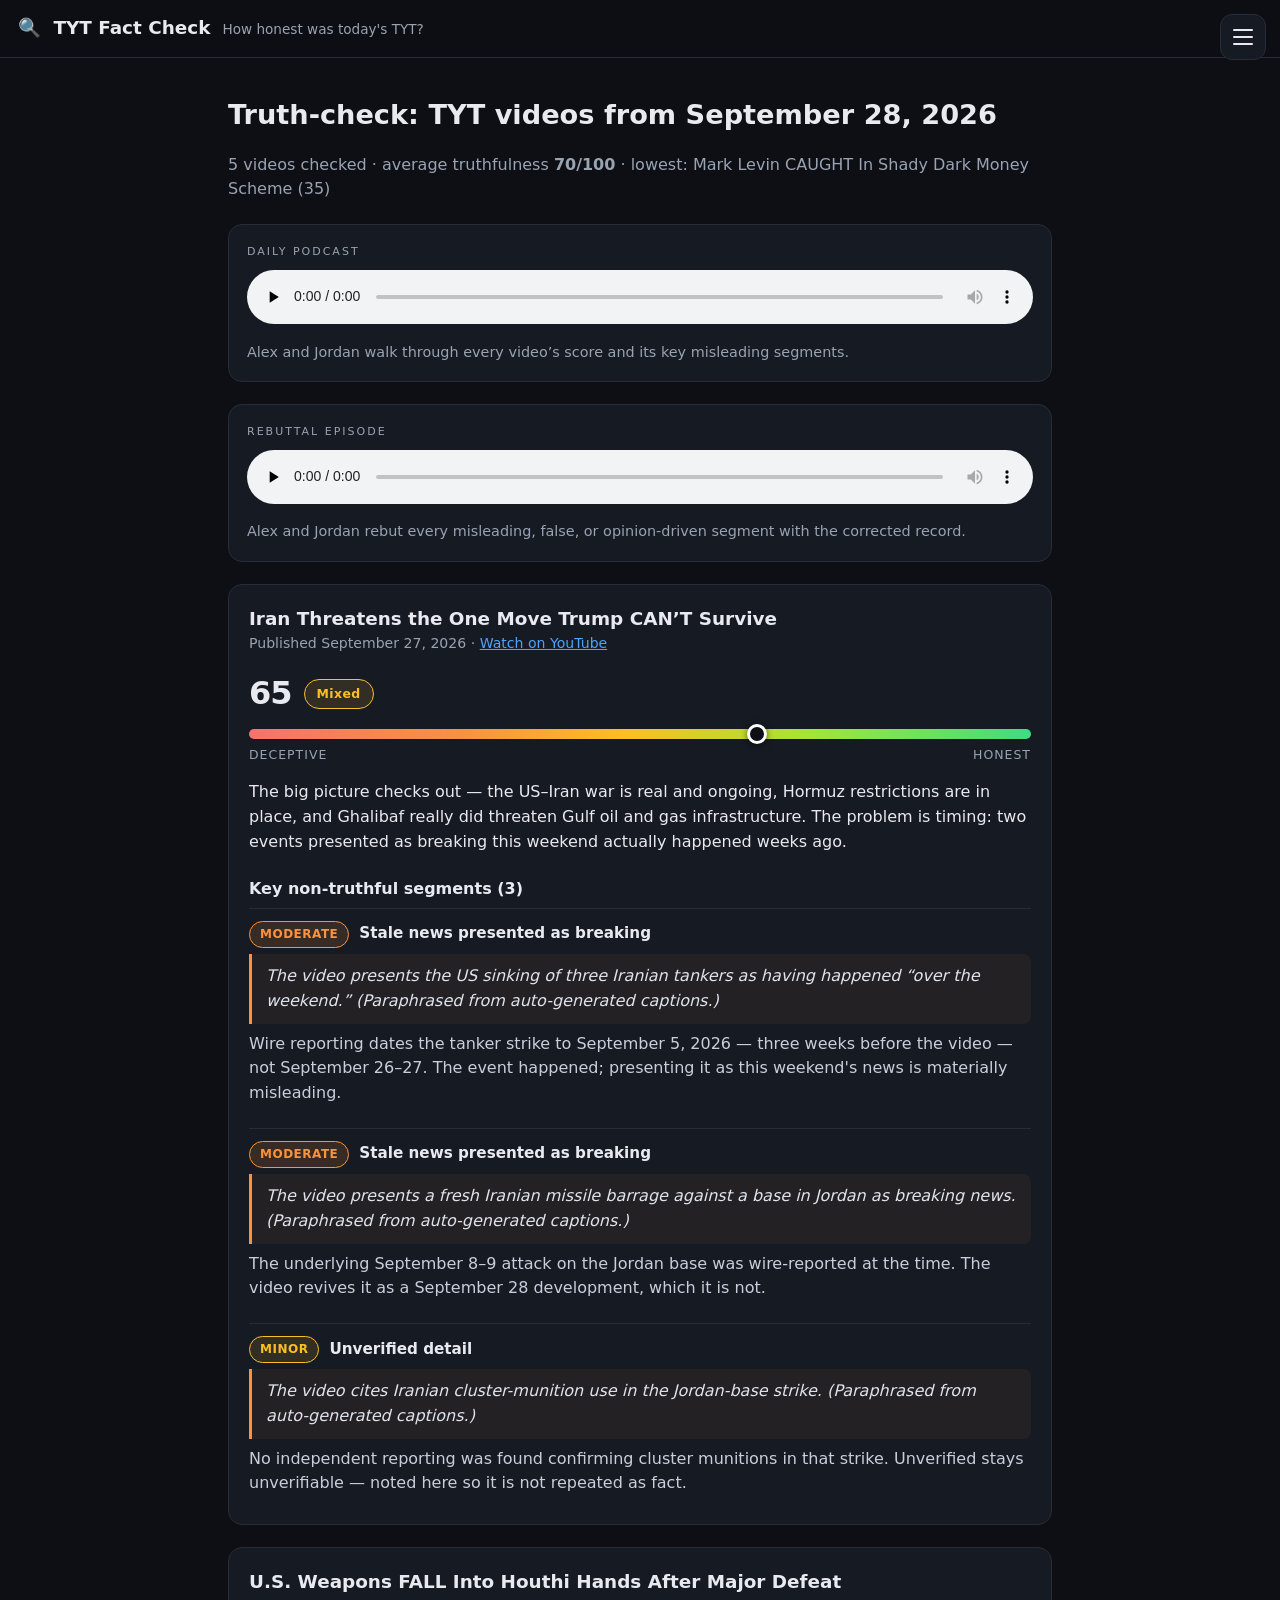
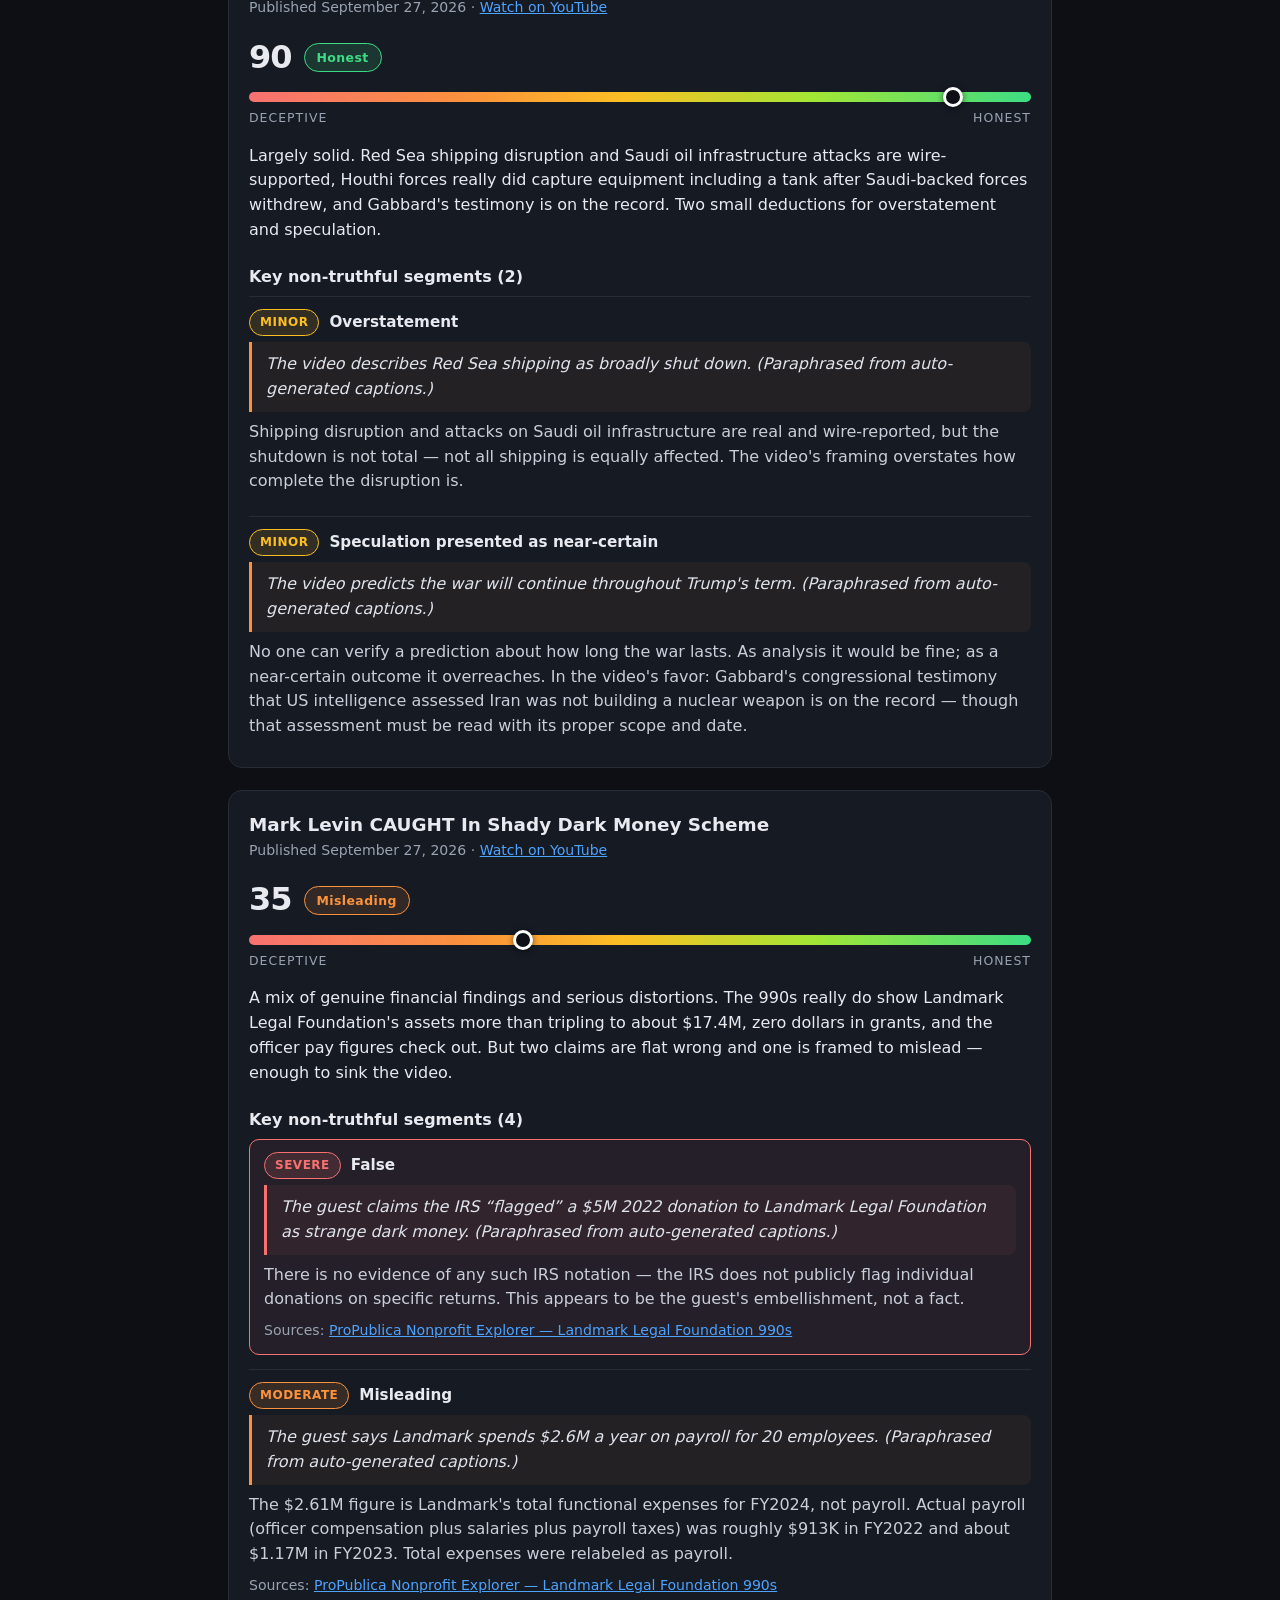
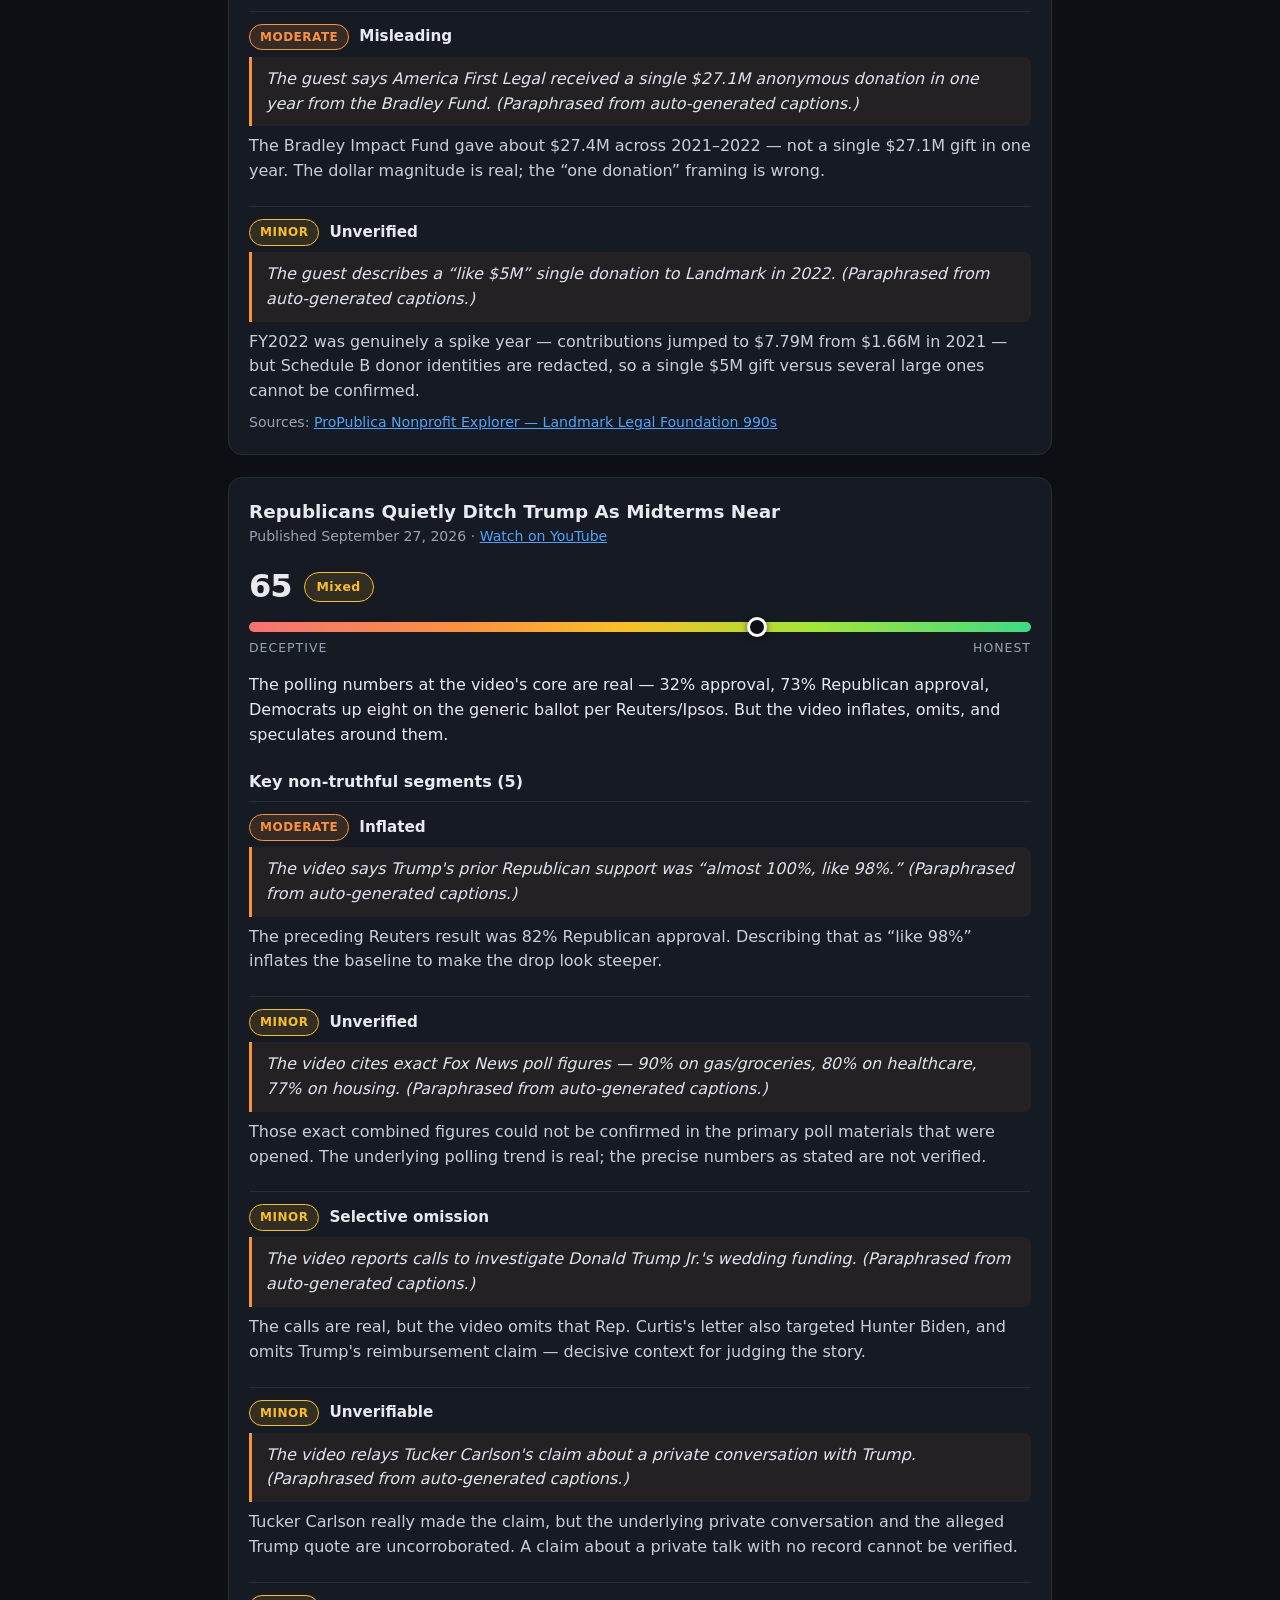
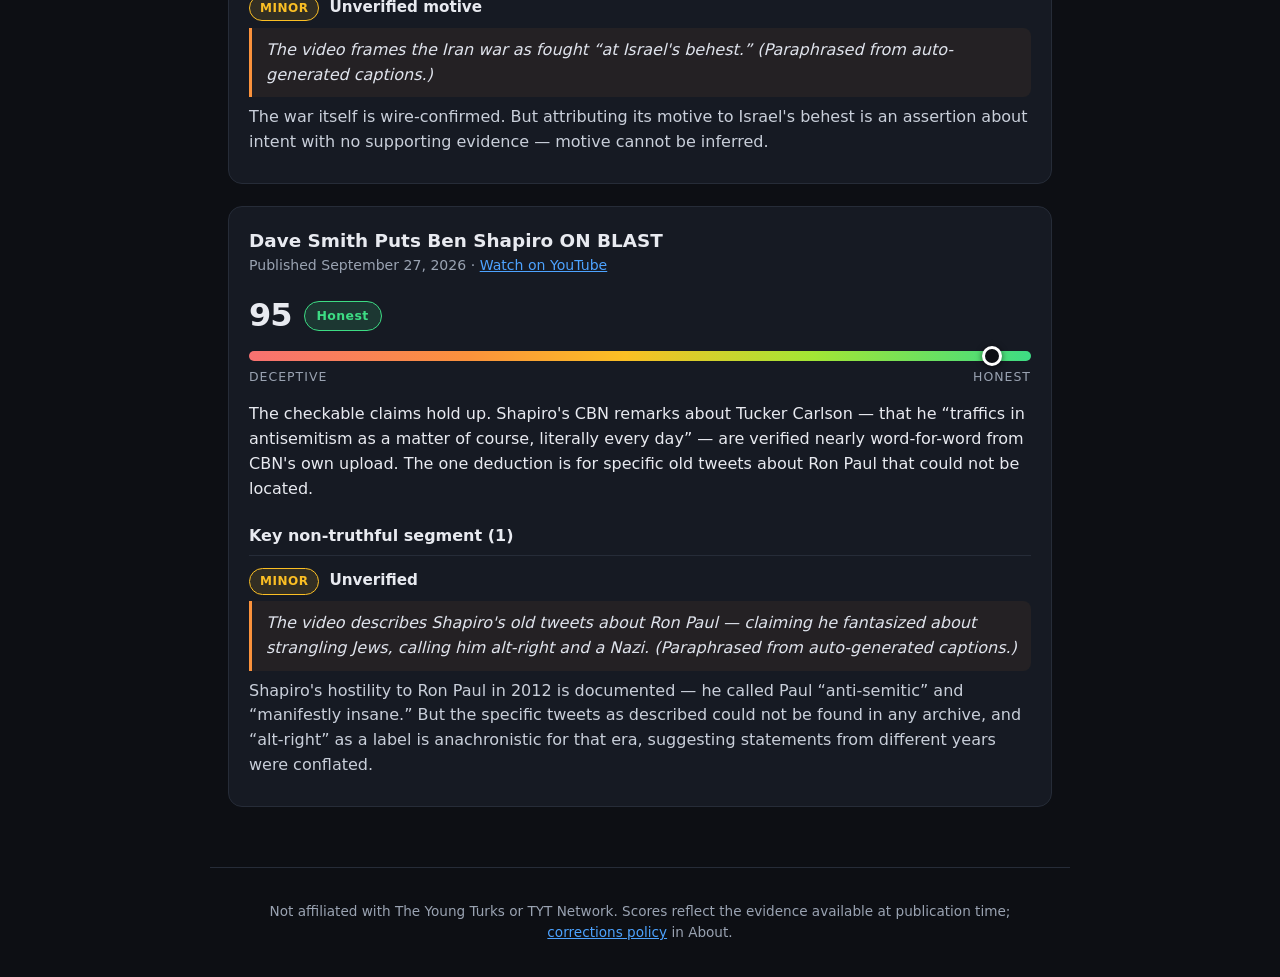
<file: docs/2026-09-28.html>
<!DOCTYPE html>
<html lang="en">
<head>
<meta charset="utf-8">
<meta name="viewport" content="width=device-width, initial-scale=1">
<title>TYT Fact Check — September 28, 2026</title>
<link rel="stylesheet" href="style.css?v=2">
</head>
<body>
<header class="site">
  <a class="brand" href="index.html"><span class="brand-mark">&#x1F50D;</span> TYT Fact Check</a>
  <span class="tagline">How honest was today's TYT?</span>
</header>
<button id="menuBtn" aria-label="Open menu"><span></span><span></span><span></span></button>
<div id="scrim"></div>
<aside id="drawer" aria-label="Site menu">
  <div class="d-sec"><div class="d-h">Menu</div>
    <a href="index.html">Home</a>
    <a href="2026-09-29.html">Latest edition</a>
    <a href="index.html#archive">Archive</a>
    <a href="index.html#about">About &amp; methodology</a>
  </div>
  <div class="d-sec"><div class="d-h">Editions</div>
    <a href="2026-09-29.html">September 29, 2026</a><a href="2026-09-28.html">September 28, 2026</a>
  </div>
</aside>
<main class="wrap">
<h1>Truth-check: TYT videos from September 28, 2026</h1><p class="tally">5 videos checked &middot; average truthfulness <strong>70/100</strong> &middot; lowest: Mark Levin CAUGHT In Shady Dark Money Scheme (35)</p><div class="podcast"><div class="pod-h">Daily podcast</div><audio controls preload="none" src="audio/2026-09-28.mp3"></audio><p class="pod-note">Alex and Jordan walk through every video&#x2019;s score and its key misleading segments.</p></div><div class="podcast"><div class="pod-h">Rebuttal episode</div><audio controls preload="none" src="audio/2026-09-28-rebuttal.mp3"></audio><p class="pod-note">Alex and Jordan rebut every misleading, false, or opinion-driven segment with the corrected record.</p></div><div class="cards"><article class="card"><a class="card-title" href="https://www.youtube.com/watch?v=R1oMiyxloO4" target="_blank" rel="noopener">Iran Threatens the One Move Trump CAN’T Survive</a><div class="card-meta">Published September 27, 2026 &middot; <a class="yt" href="https://www.youtube.com/watch?v=R1oMiyxloO4" target="_blank" rel="noopener">Watch on YouTube</a></div><div class="truth"><div class="truth-score"><span class="score-num">65</span><span class="verdict v-mixed">Mixed</span></div><div class="slider" role="img" aria-label="Truthfulness score 65 out of 100: Mixed"><div class="s-track"><div class="s-marker" style="left:65%"></div></div><div class="s-ends"><span>Deceptive</span><span>Honest</span></div></div></div><p class="card-summary">The big picture checks out — the US–Iran war is real and ongoing, Hormuz restrictions are in place, and Ghalibaf really did threaten Gulf oil and gas infrastructure. The problem is timing: two events presented as breaking this weekend actually happened weeks ago.</p><h3 class="seg-h">Key non-truthful segments (3)</h3><div class="segments"><div class="segment"><div class="seg-head"><span class="sev s-moderate">Moderate</span><span class="seg-issue">Stale news presented as breaking</span></div><blockquote class="seg-quote">The video presents the US sinking of three Iranian tankers as having happened “over the weekend.” (Paraphrased from auto-generated captions.)</blockquote><p class="seg-why">Wire reporting dates the tanker strike to September 5, 2026 — three weeks before the video — not September 26–27. The event happened; presenting it as this weekend&#x27;s news is materially misleading.</p></div><div class="segment"><div class="seg-head"><span class="sev s-moderate">Moderate</span><span class="seg-issue">Stale news presented as breaking</span></div><blockquote class="seg-quote">The video presents a fresh Iranian missile barrage against a base in Jordan as breaking news. (Paraphrased from auto-generated captions.)</blockquote><p class="seg-why">The underlying September 8–9 attack on the Jordan base was wire-reported at the time. The video revives it as a September 28 development, which it is not.</p></div><div class="segment"><div class="seg-head"><span class="sev s-minor">Minor</span><span class="seg-issue">Unverified detail</span></div><blockquote class="seg-quote">The video cites Iranian cluster-munition use in the Jordan-base strike. (Paraphrased from auto-generated captions.)</blockquote><p class="seg-why">No independent reporting was found confirming cluster munitions in that strike. Unverified stays unverifiable — noted here so it is not repeated as fact.</p></div></div></article><article class="card"><a class="card-title" href="https://www.youtube.com/watch?v=qnXhas9j4oU" target="_blank" rel="noopener">U.S. Weapons FALL Into Houthi Hands After Major Defeat</a><div class="card-meta">Published September 27, 2026 &middot; <a class="yt" href="https://www.youtube.com/watch?v=qnXhas9j4oU" target="_blank" rel="noopener">Watch on YouTube</a></div><div class="truth"><div class="truth-score"><span class="score-num">90</span><span class="verdict v-accurate">Honest</span></div><div class="slider" role="img" aria-label="Truthfulness score 90 out of 100: Honest"><div class="s-track"><div class="s-marker" style="left:90%"></div></div><div class="s-ends"><span>Deceptive</span><span>Honest</span></div></div></div><p class="card-summary">Largely solid. Red Sea shipping disruption and Saudi oil infrastructure attacks are wire-supported, Houthi forces really did capture equipment including a tank after Saudi-backed forces withdrew, and Gabbard&#x27;s testimony is on the record. Two small deductions for overstatement and speculation.</p><h3 class="seg-h">Key non-truthful segments (2)</h3><div class="segments"><div class="segment"><div class="seg-head"><span class="sev s-minor">Minor</span><span class="seg-issue">Overstatement</span></div><blockquote class="seg-quote">The video describes Red Sea shipping as broadly shut down. (Paraphrased from auto-generated captions.)</blockquote><p class="seg-why">Shipping disruption and attacks on Saudi oil infrastructure are real and wire-reported, but the shutdown is not total — not all shipping is equally affected. The video&#x27;s framing overstates how complete the disruption is.</p></div><div class="segment"><div class="seg-head"><span class="sev s-minor">Minor</span><span class="seg-issue">Speculation presented as near-certain</span></div><blockquote class="seg-quote">The video predicts the war will continue throughout Trump&#x27;s term. (Paraphrased from auto-generated captions.)</blockquote><p class="seg-why">No one can verify a prediction about how long the war lasts. As analysis it would be fine; as a near-certain outcome it overreaches. In the video&#x27;s favor: Gabbard&#x27;s congressional testimony that US intelligence assessed Iran was not building a nuclear weapon is on the record — though that assessment must be read with its proper scope and date.</p></div></div></article><article class="card"><a class="card-title" href="https://www.youtube.com/watch?v=t2wblC-UzSE" target="_blank" rel="noopener">Mark Levin CAUGHT In Shady Dark Money Scheme</a><div class="card-meta">Published September 27, 2026 &middot; <a class="yt" href="https://www.youtube.com/watch?v=t2wblC-UzSE" target="_blank" rel="noopener">Watch on YouTube</a></div><div class="truth"><div class="truth-score"><span class="score-num">35</span><span class="verdict v-misleading">Misleading</span></div><div class="slider" role="img" aria-label="Truthfulness score 35 out of 100: Misleading"><div class="s-track"><div class="s-marker" style="left:35%"></div></div><div class="s-ends"><span>Deceptive</span><span>Honest</span></div></div></div><p class="card-summary">A mix of genuine financial findings and serious distortions. The 990s really do show Landmark Legal Foundation&#x27;s assets more than tripling to about $17.4M, zero dollars in grants, and the officer pay figures check out. But two claims are flat wrong and one is framed to mislead — enough to sink the video.</p><h3 class="seg-h">Key non-truthful segments (4)</h3><div class="segments"><div class="segment seg-false"><div class="seg-head"><span class="sev s-severe">Severe</span><span class="seg-issue">False</span></div><blockquote class="seg-quote">The guest claims the IRS “flagged” a $5M 2022 donation to Landmark Legal Foundation as strange dark money. (Paraphrased from auto-generated captions.)</blockquote><p class="seg-why">There is no evidence of any such IRS notation — the IRS does not publicly flag individual donations on specific returns. This appears to be the guest&#x27;s embellishment, not a fact.</p><div class="sources">Sources: <a class="src" href="https://projects.propublica.org/nonprofits/organizations/510203802" target="_blank" rel="noopener">ProPublica Nonprofit Explorer — Landmark Legal Foundation 990s</a></div></div><div class="segment"><div class="seg-head"><span class="sev s-moderate">Moderate</span><span class="seg-issue">Misleading</span></div><blockquote class="seg-quote">The guest says Landmark spends $2.6M a year on payroll for 20 employees. (Paraphrased from auto-generated captions.)</blockquote><p class="seg-why">The $2.61M figure is Landmark&#x27;s total functional expenses for FY2024, not payroll. Actual payroll (officer compensation plus salaries plus payroll taxes) was roughly $913K in FY2022 and about $1.17M in FY2023. Total expenses were relabeled as payroll.</p><div class="sources">Sources: <a class="src" href="https://projects.propublica.org/nonprofits/organizations/510203802" target="_blank" rel="noopener">ProPublica Nonprofit Explorer — Landmark Legal Foundation 990s</a></div></div><div class="segment"><div class="seg-head"><span class="sev s-moderate">Moderate</span><span class="seg-issue">Misleading</span></div><blockquote class="seg-quote">The guest says America First Legal received a single $27.1M anonymous donation in one year from the Bradley Fund. (Paraphrased from auto-generated captions.)</blockquote><p class="seg-why">The Bradley Impact Fund gave about $27.4M across 2021–2022 — not a single $27.1M gift in one year. The dollar magnitude is real; the “one donation” framing is wrong.</p></div><div class="segment"><div class="seg-head"><span class="sev s-minor">Minor</span><span class="seg-issue">Unverified</span></div><blockquote class="seg-quote">The guest describes a “like $5M” single donation to Landmark in 2022. (Paraphrased from auto-generated captions.)</blockquote><p class="seg-why">FY2022 was genuinely a spike year — contributions jumped to $7.79M from $1.66M in 2021 — but Schedule B donor identities are redacted, so a single $5M gift versus several large ones cannot be confirmed.</p><div class="sources">Sources: <a class="src" href="https://projects.propublica.org/nonprofits/organizations/510203802" target="_blank" rel="noopener">ProPublica Nonprofit Explorer — Landmark Legal Foundation 990s</a></div></div></div></article><article class="card"><a class="card-title" href="https://www.youtube.com/watch?v=RrbE7FIdhZo" target="_blank" rel="noopener">Republicans Quietly Ditch Trump As Midterms Near</a><div class="card-meta">Published September 27, 2026 &middot; <a class="yt" href="https://www.youtube.com/watch?v=RrbE7FIdhZo" target="_blank" rel="noopener">Watch on YouTube</a></div><div class="truth"><div class="truth-score"><span class="score-num">65</span><span class="verdict v-mixed">Mixed</span></div><div class="slider" role="img" aria-label="Truthfulness score 65 out of 100: Mixed"><div class="s-track"><div class="s-marker" style="left:65%"></div></div><div class="s-ends"><span>Deceptive</span><span>Honest</span></div></div></div><p class="card-summary">The polling numbers at the video&#x27;s core are real — 32% approval, 73% Republican approval, Democrats up eight on the generic ballot per Reuters/Ipsos. But the video inflates, omits, and speculates around them.</p><h3 class="seg-h">Key non-truthful segments (5)</h3><div class="segments"><div class="segment"><div class="seg-head"><span class="sev s-moderate">Moderate</span><span class="seg-issue">Inflated</span></div><blockquote class="seg-quote">The video says Trump&#x27;s prior Republican support was “almost 100%, like 98%.” (Paraphrased from auto-generated captions.)</blockquote><p class="seg-why">The preceding Reuters result was 82% Republican approval. Describing that as “like 98%” inflates the baseline to make the drop look steeper.</p></div><div class="segment"><div class="seg-head"><span class="sev s-minor">Minor</span><span class="seg-issue">Unverified</span></div><blockquote class="seg-quote">The video cites exact Fox News poll figures — 90% on gas/groceries, 80% on healthcare, 77% on housing. (Paraphrased from auto-generated captions.)</blockquote><p class="seg-why">Those exact combined figures could not be confirmed in the primary poll materials that were opened. The underlying polling trend is real; the precise numbers as stated are not verified.</p></div><div class="segment"><div class="seg-head"><span class="sev s-minor">Minor</span><span class="seg-issue">Selective omission</span></div><blockquote class="seg-quote">The video reports calls to investigate Donald Trump Jr.&#x27;s wedding funding. (Paraphrased from auto-generated captions.)</blockquote><p class="seg-why">The calls are real, but the video omits that Rep. Curtis&#x27;s letter also targeted Hunter Biden, and omits Trump&#x27;s reimbursement claim — decisive context for judging the story.</p></div><div class="segment"><div class="seg-head"><span class="sev s-minor">Minor</span><span class="seg-issue">Unverifiable</span></div><blockquote class="seg-quote">The video relays Tucker Carlson&#x27;s claim about a private conversation with Trump. (Paraphrased from auto-generated captions.)</blockquote><p class="seg-why">Tucker Carlson really made the claim, but the underlying private conversation and the alleged Trump quote are uncorroborated. A claim about a private talk with no record cannot be verified.</p></div><div class="segment"><div class="seg-head"><span class="sev s-minor">Minor</span><span class="seg-issue">Unverified motive</span></div><blockquote class="seg-quote">The video frames the Iran war as fought “at Israel&#x27;s behest.” (Paraphrased from auto-generated captions.)</blockquote><p class="seg-why">The war itself is wire-confirmed. But attributing its motive to Israel&#x27;s behest is an assertion about intent with no supporting evidence — motive cannot be inferred.</p></div></div></article><article class="card"><a class="card-title" href="https://www.youtube.com/watch?v=7ewsPiVZOqE" target="_blank" rel="noopener">Dave Smith Puts Ben Shapiro ON BLAST</a><div class="card-meta">Published September 27, 2026 &middot; <a class="yt" href="https://www.youtube.com/watch?v=7ewsPiVZOqE" target="_blank" rel="noopener">Watch on YouTube</a></div><div class="truth"><div class="truth-score"><span class="score-num">95</span><span class="verdict v-accurate">Honest</span></div><div class="slider" role="img" aria-label="Truthfulness score 95 out of 100: Honest"><div class="s-track"><div class="s-marker" style="left:95%"></div></div><div class="s-ends"><span>Deceptive</span><span>Honest</span></div></div></div><p class="card-summary">The checkable claims hold up. Shapiro&#x27;s CBN remarks about Tucker Carlson — that he “traffics in antisemitism as a matter of course, literally every day” — are verified nearly word-for-word from CBN&#x27;s own upload. The one deduction is for specific old tweets about Ron Paul that could not be located.</p><h3 class="seg-h">Key non-truthful segment (1)</h3><div class="segments"><div class="segment"><div class="seg-head"><span class="sev s-minor">Minor</span><span class="seg-issue">Unverified</span></div><blockquote class="seg-quote">The video describes Shapiro&#x27;s old tweets about Ron Paul — claiming he fantasized about strangling Jews, calling him alt-right and a Nazi. (Paraphrased from auto-generated captions.)</blockquote><p class="seg-why">Shapiro&#x27;s hostility to Ron Paul in 2012 is documented — he called Paul “anti-semitic” and “manifestly insane.” But the specific tweets as described could not be found in any archive, and “alt-right” as a label is anachronistic for that era, suggesting statements from different years were conflated.</p></div></div></article></div>
</main>
<footer class="foot">
  <p>Not affiliated with The Young Turks or TYT Network. Scores reflect the evidence available at publication time; <a href="index.html#about">corrections policy</a> in About.</p>
</footer>
<script src="site.js?v=1"></script>
</body>
</html>
</file>
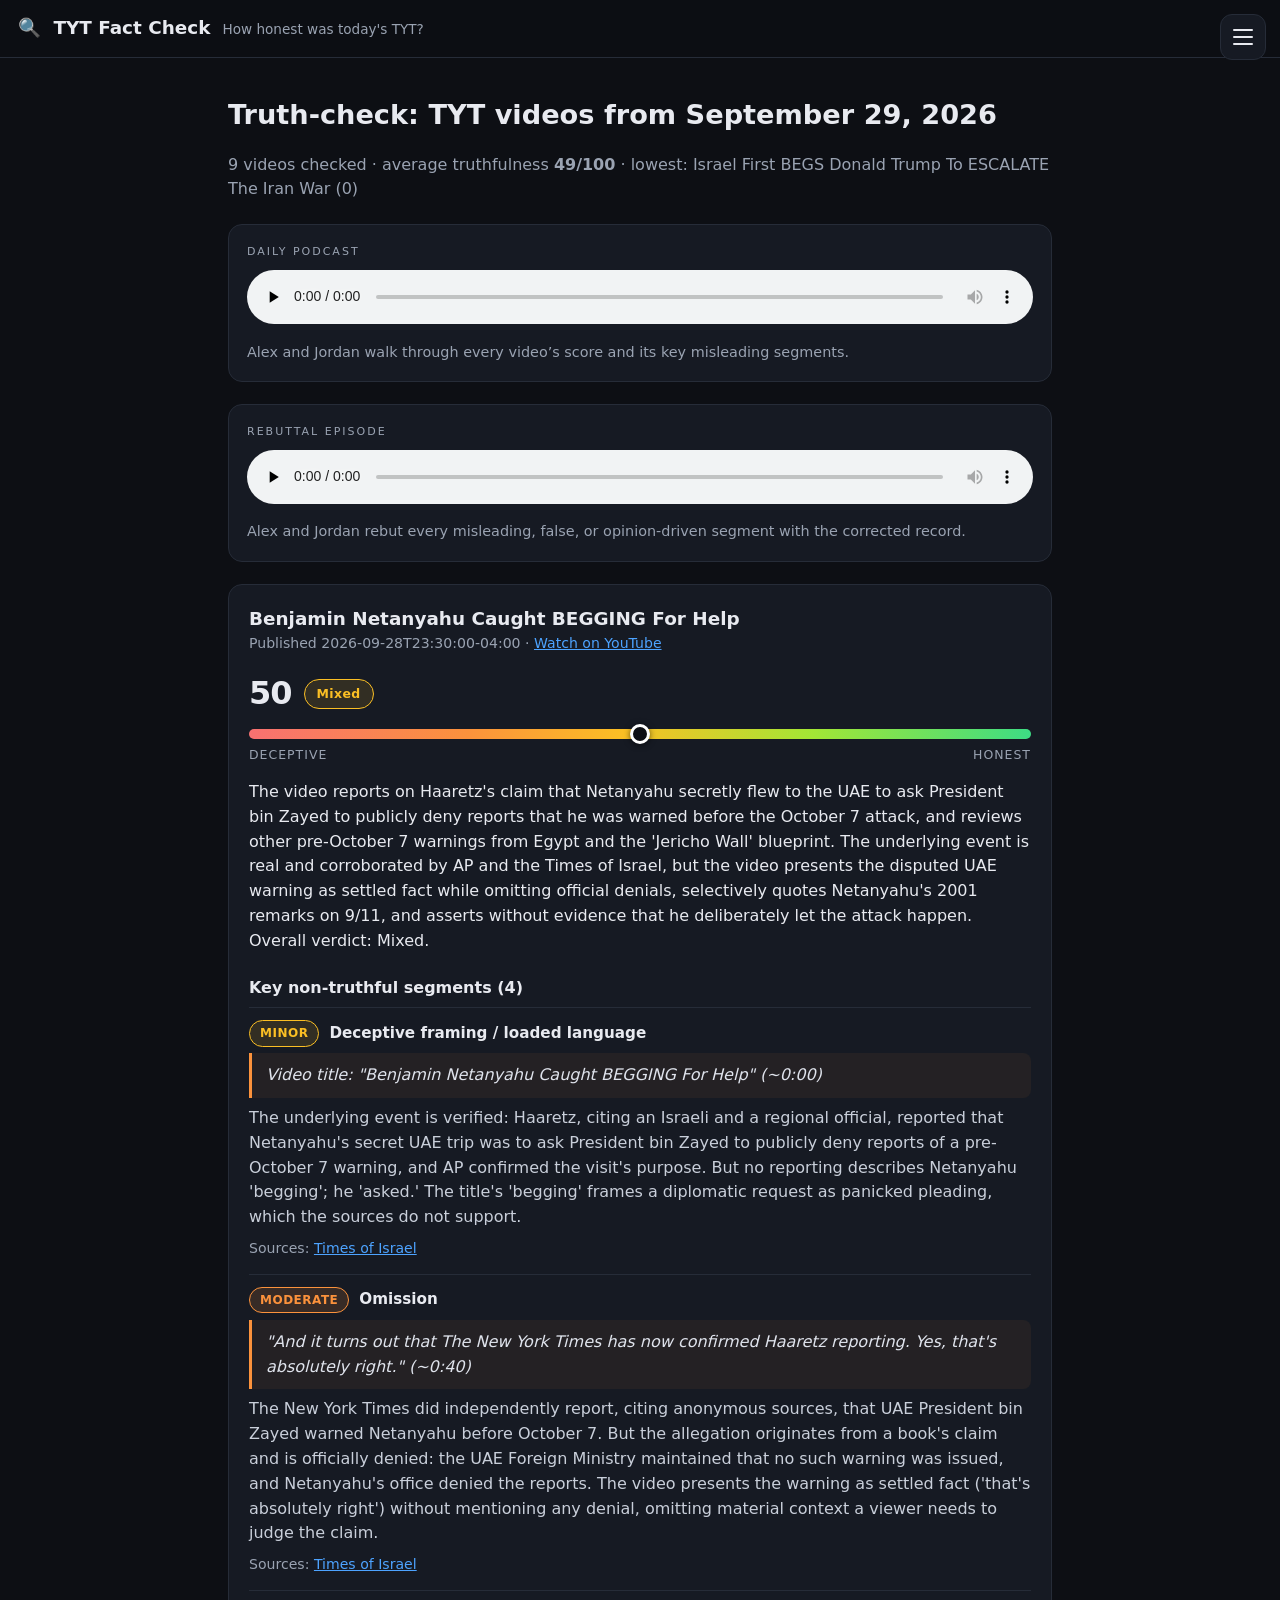
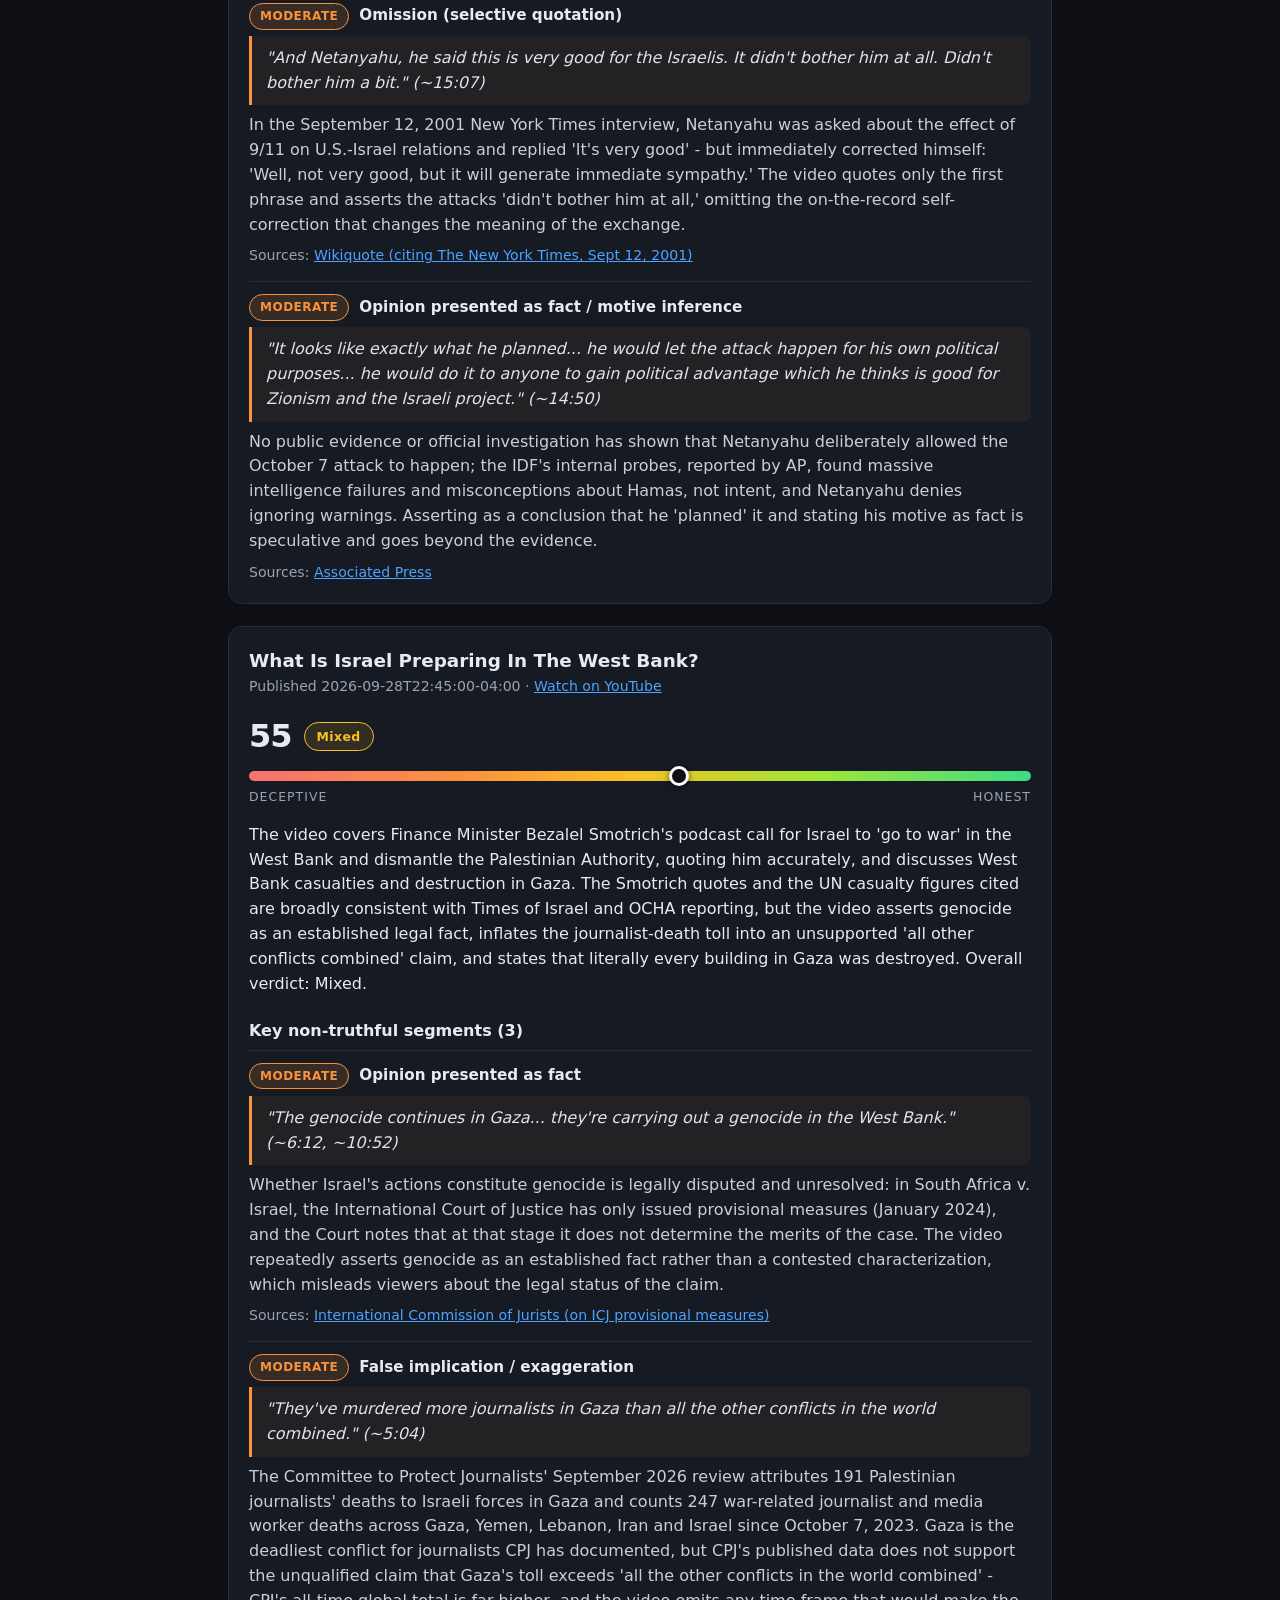
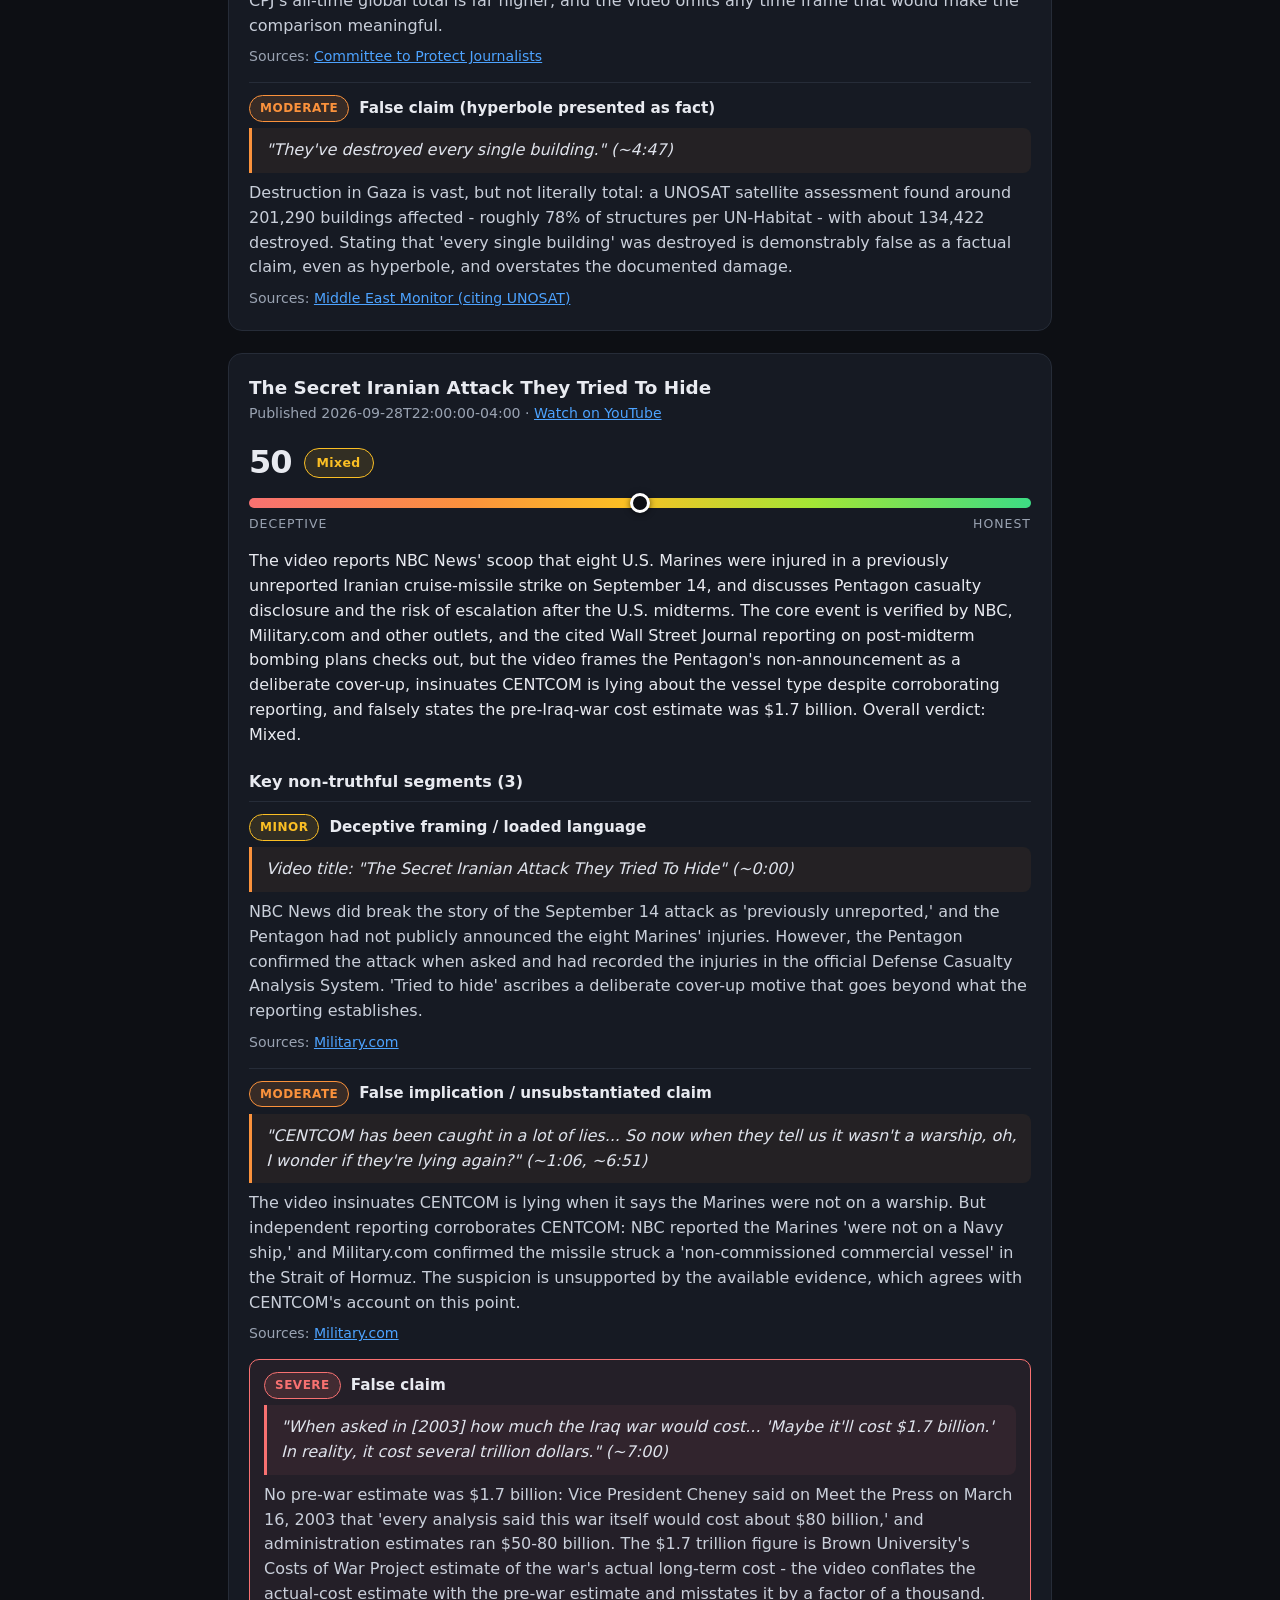
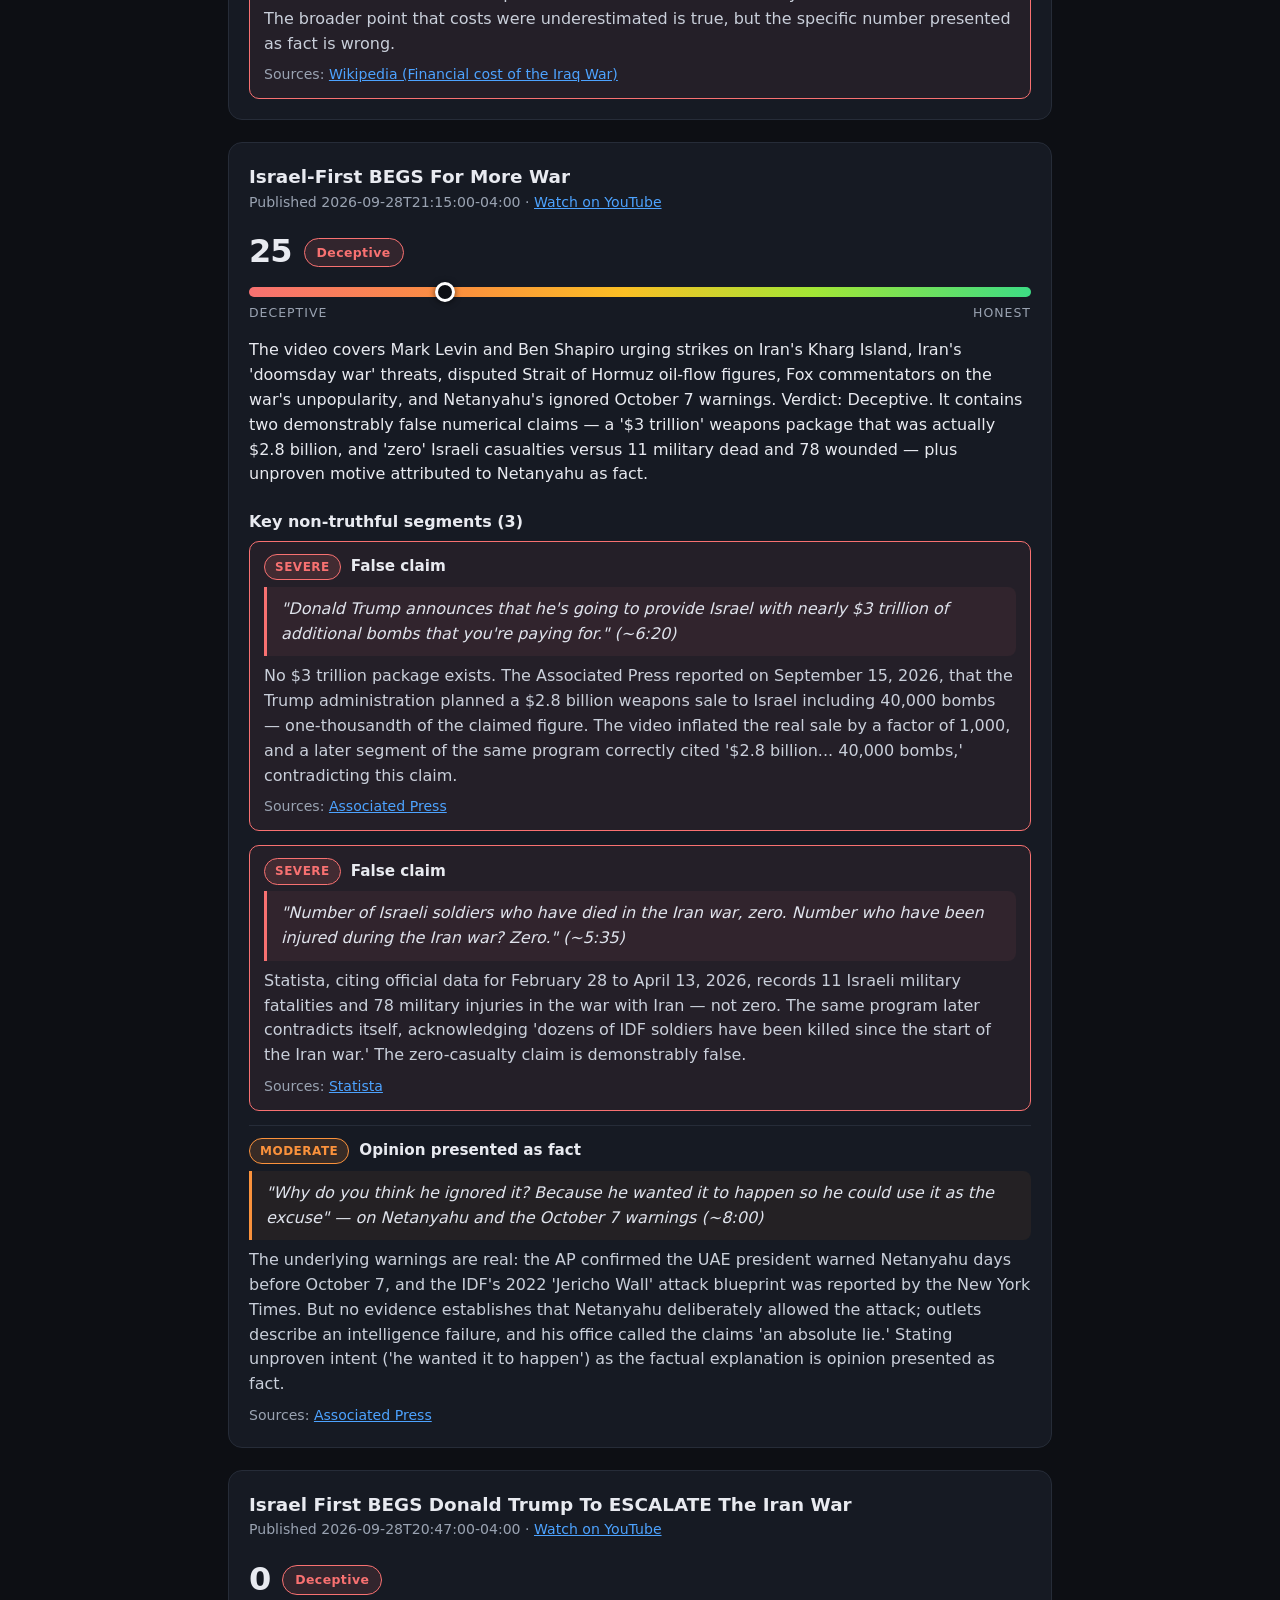
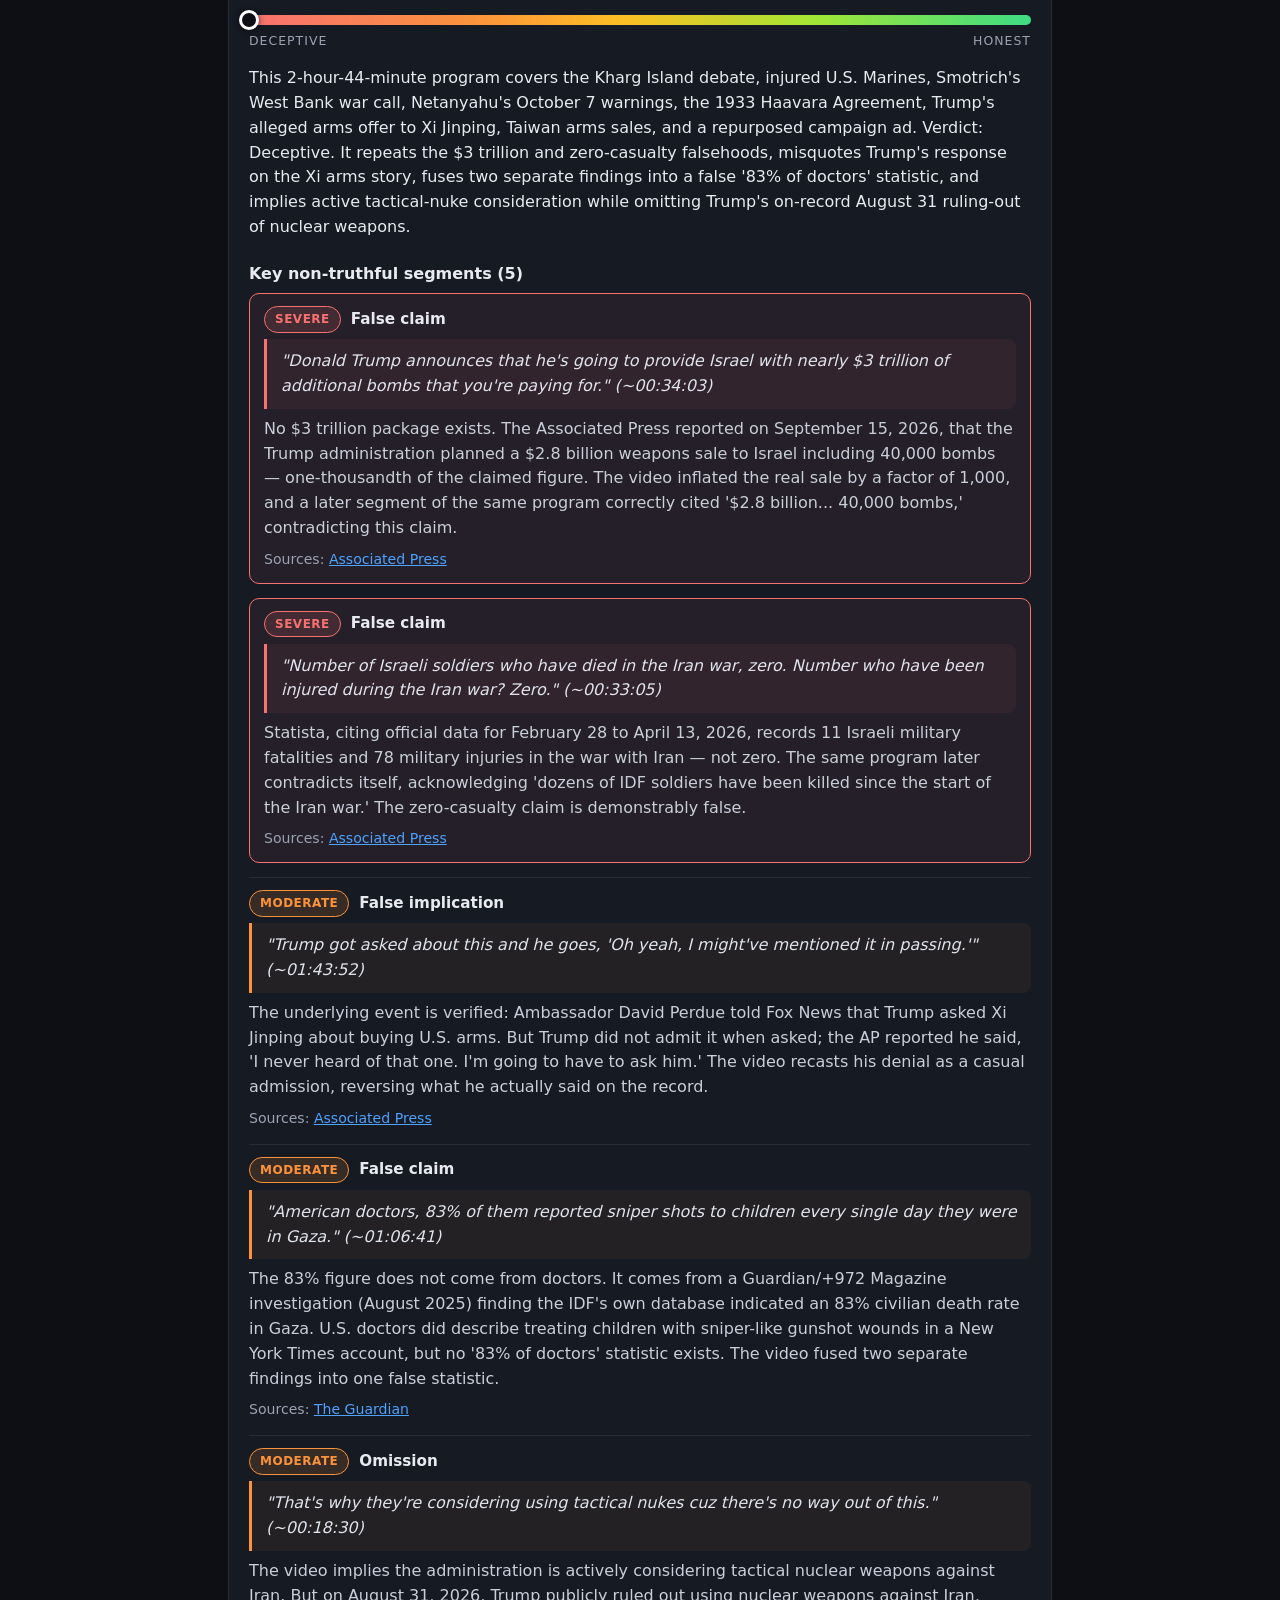
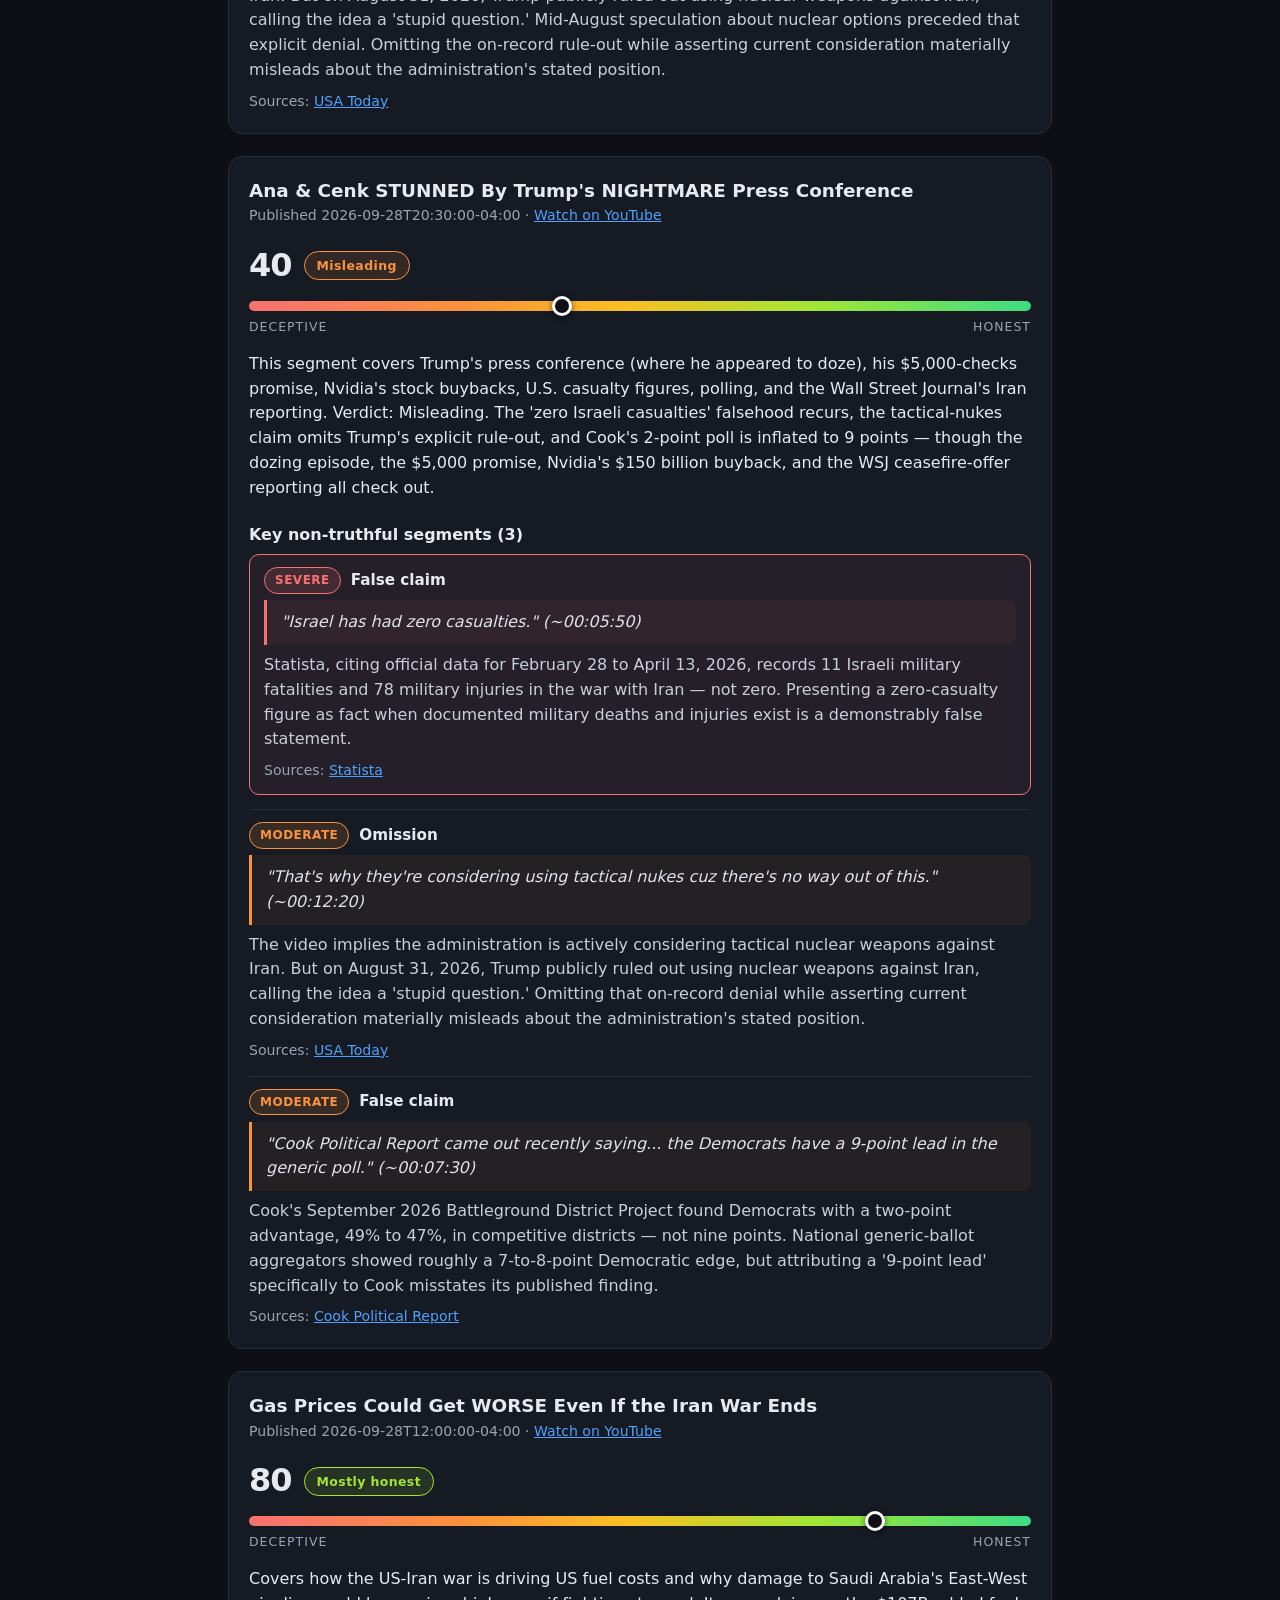
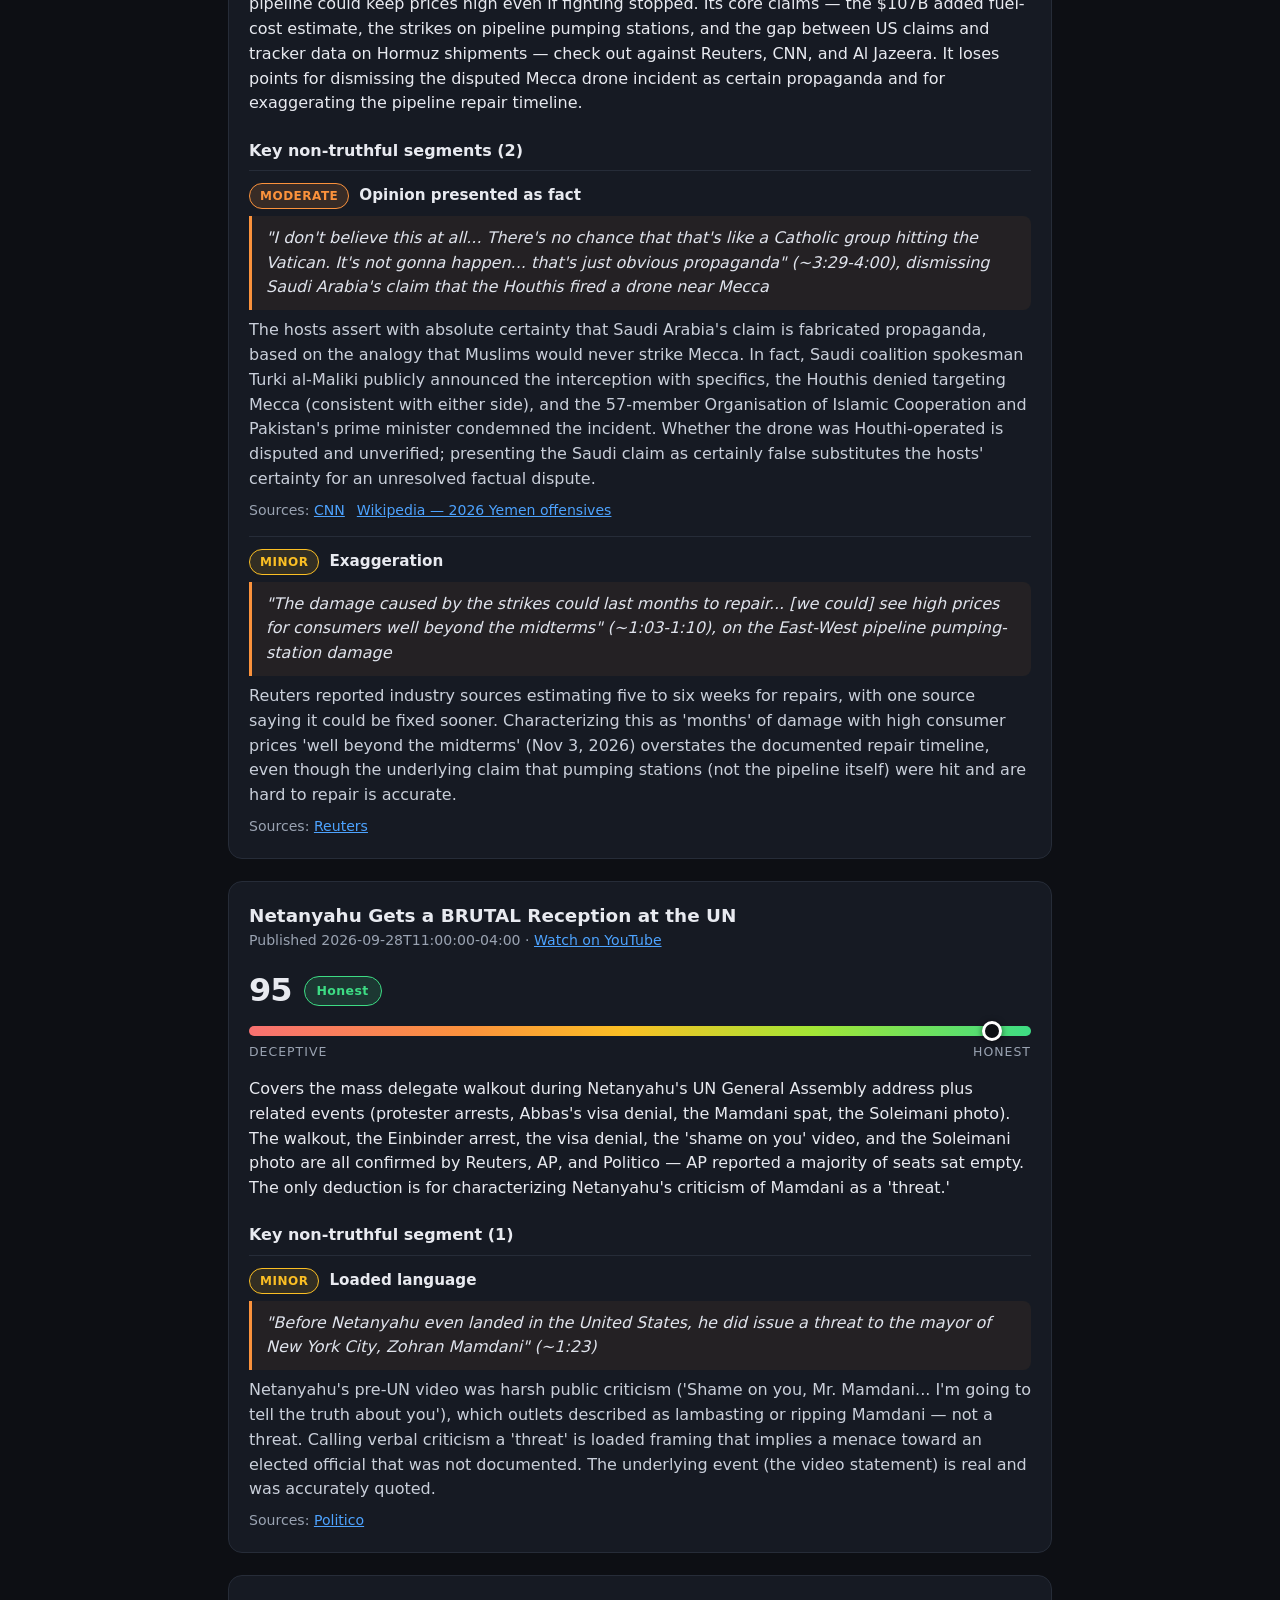
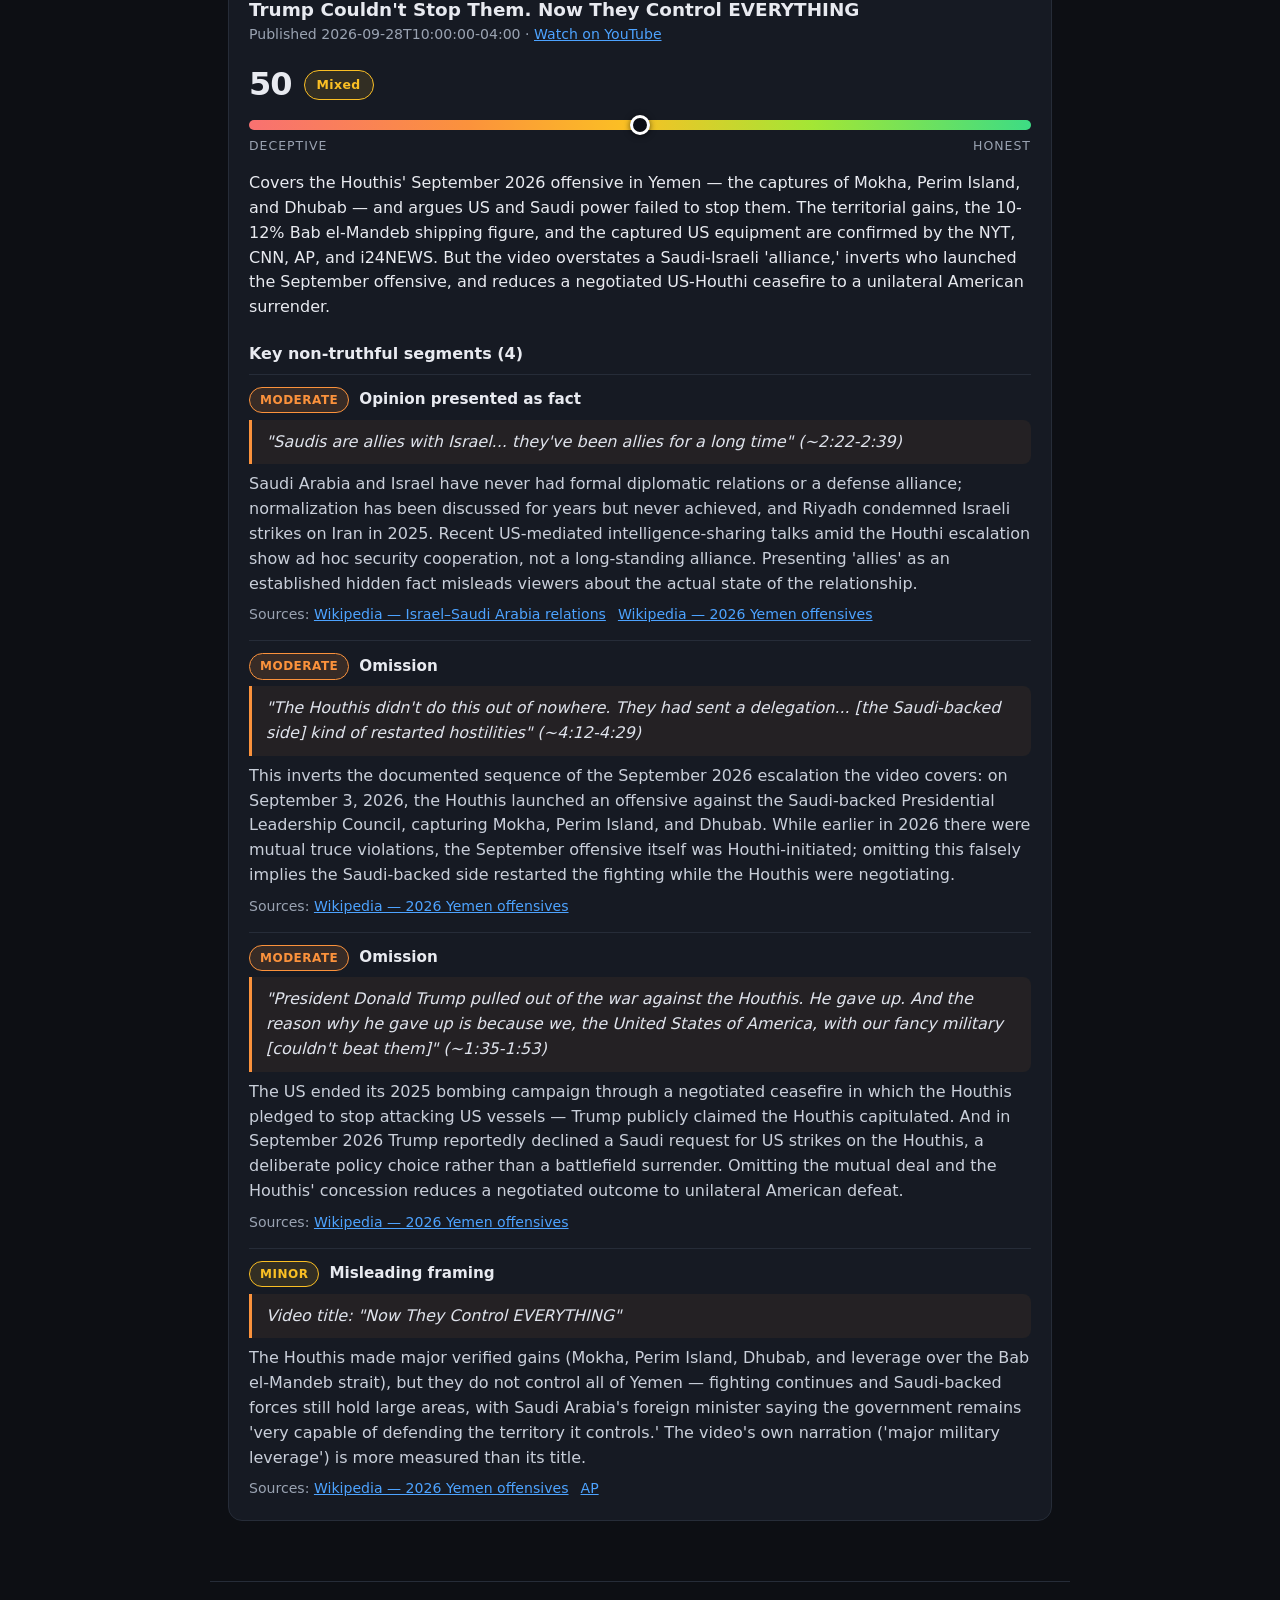
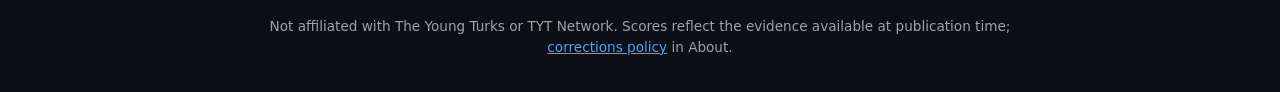
<file: docs/2026-09-29.html>
<!DOCTYPE html>
<html lang="en">
<head>
<meta charset="utf-8">
<meta name="viewport" content="width=device-width, initial-scale=1">
<title>TYT Fact Check — September 29, 2026</title>
<link rel="stylesheet" href="style.css?v=2">
</head>
<body>
<header class="site">
  <a class="brand" href="index.html"><span class="brand-mark">&#x1F50D;</span> TYT Fact Check</a>
  <span class="tagline">How honest was today's TYT?</span>
</header>
<button id="menuBtn" aria-label="Open menu"><span></span><span></span><span></span></button>
<div id="scrim"></div>
<aside id="drawer" aria-label="Site menu">
  <div class="d-sec"><div class="d-h">Menu</div>
    <a href="index.html">Home</a>
    <a href="2026-09-29.html">Latest edition</a>
    <a href="index.html#archive">Archive</a>
    <a href="index.html#about">About &amp; methodology</a>
  </div>
  <div class="d-sec"><div class="d-h">Editions</div>
    <a href="2026-09-29.html">September 29, 2026</a><a href="2026-09-28.html">September 28, 2026</a>
  </div>
</aside>
<main class="wrap">
<h1>Truth-check: TYT videos from September 29, 2026</h1><p class="tally">9 videos checked &middot; average truthfulness <strong>49/100</strong> &middot; lowest: Israel First BEGS Donald Trump To ESCALATE The Iran War (0)</p><div class="podcast"><div class="pod-h">Daily podcast</div><audio controls preload="none" src="audio/2026-09-29.mp3"></audio><p class="pod-note">Alex and Jordan walk through every video&#x2019;s score and its key misleading segments.</p></div><div class="podcast"><div class="pod-h">Rebuttal episode</div><audio controls preload="none" src="audio/2026-09-29-rebuttal.mp3"></audio><p class="pod-note">Alex and Jordan rebut every misleading, false, or opinion-driven segment with the corrected record.</p></div><div class="cards"><article class="card"><a class="card-title" href="https://www.youtube.com/watch?v=QwAxDTHIZwo" target="_blank" rel="noopener">Benjamin Netanyahu Caught BEGGING For Help</a><div class="card-meta">Published 2026-09-28T23:30:00-04:00 &middot; <a class="yt" href="https://www.youtube.com/watch?v=QwAxDTHIZwo" target="_blank" rel="noopener">Watch on YouTube</a></div><div class="truth"><div class="truth-score"><span class="score-num">50</span><span class="verdict v-mixed">Mixed</span></div><div class="slider" role="img" aria-label="Truthfulness score 50 out of 100: Mixed"><div class="s-track"><div class="s-marker" style="left:50%"></div></div><div class="s-ends"><span>Deceptive</span><span>Honest</span></div></div></div><p class="card-summary">The video reports on Haaretz&#x27;s claim that Netanyahu secretly flew to the UAE to ask President bin Zayed to publicly deny reports that he was warned before the October 7 attack, and reviews other pre-October 7 warnings from Egypt and the &#x27;Jericho Wall&#x27; blueprint. The underlying event is real and corroborated by AP and the Times of Israel, but the video presents the disputed UAE warning as settled fact while omitting official denials, selectively quotes Netanyahu&#x27;s 2001 remarks on 9/11, and asserts without evidence that he deliberately let the attack happen. Overall verdict: Mixed.</p><h3 class="seg-h">Key non-truthful segments (4)</h3><div class="segments"><div class="segment"><div class="seg-head"><span class="sev s-minor">Minor</span><span class="seg-issue">Deceptive framing / loaded language</span></div><blockquote class="seg-quote">Video title: &quot;Benjamin Netanyahu Caught BEGGING For Help&quot; (~0:00)</blockquote><p class="seg-why">The underlying event is verified: Haaretz, citing an Israeli and a regional official, reported that Netanyahu&#x27;s secret UAE trip was to ask President bin Zayed to publicly deny reports of a pre-October 7 warning, and AP confirmed the visit&#x27;s purpose. But no reporting describes Netanyahu &#x27;begging&#x27;; he &#x27;asked.&#x27; The title&#x27;s &#x27;begging&#x27; frames a diplomatic request as panicked pleading, which the sources do not support.</p><div class="sources">Sources: <a class="src" href="https://www.timesofisrael.com/netanyahu-asked-uae-leader-to-deny-reports-he-warned-of-looming-hamas-attack-sources/" target="_blank" rel="noopener">Times of Israel</a></div></div><div class="segment"><div class="seg-head"><span class="sev s-moderate">Moderate</span><span class="seg-issue">Omission</span></div><blockquote class="seg-quote">&quot;And it turns out that The New York Times has now confirmed Haaretz reporting. Yes, that&#x27;s absolutely right.&quot; (~0:40)</blockquote><p class="seg-why">The New York Times did independently report, citing anonymous sources, that UAE President bin Zayed warned Netanyahu before October 7. But the allegation originates from a book&#x27;s claim and is officially denied: the UAE Foreign Ministry maintained that no such warning was issued, and Netanyahu&#x27;s office denied the reports. The video presents the warning as settled fact (&#x27;that&#x27;s absolutely right&#x27;) without mentioning any denial, omitting material context a viewer needs to judge the claim.</p><div class="sources">Sources: <a class="src" href="https://www.timesofisrael.com/netanyahu-asked-uae-leader-to-deny-reports-he-warned-of-looming-hamas-attack-sources/" target="_blank" rel="noopener">Times of Israel</a></div></div><div class="segment"><div class="seg-head"><span class="sev s-moderate">Moderate</span><span class="seg-issue">Omission (selective quotation)</span></div><blockquote class="seg-quote">&quot;And Netanyahu, he said this is very good for the Israelis. It didn&#x27;t bother him at all. Didn&#x27;t bother him a bit.&quot; (~15:07)</blockquote><p class="seg-why">In the September 12, 2001 New York Times interview, Netanyahu was asked about the effect of 9/11 on U.S.-Israel relations and replied &#x27;It&#x27;s very good&#x27; - but immediately corrected himself: &#x27;Well, not very good, but it will generate immediate sympathy.&#x27; The video quotes only the first phrase and asserts the attacks &#x27;didn&#x27;t bother him at all,&#x27; omitting the on-the-record self-correction that changes the meaning of the exchange.</p><div class="sources">Sources: <a class="src" href="https://en.wikiquote.org/wiki/Benjamin_Netanyahu" target="_blank" rel="noopener">Wikiquote (citing The New York Times, Sept 12, 2001)</a></div></div><div class="segment"><div class="seg-head"><span class="sev s-moderate">Moderate</span><span class="seg-issue">Opinion presented as fact / motive inference</span></div><blockquote class="seg-quote">&quot;It looks like exactly what he planned... he would let the attack happen for his own political purposes... he would do it to anyone to gain political advantage which he thinks is good for Zionism and the Israeli project.&quot; (~14:50)</blockquote><p class="seg-why">No public evidence or official investigation has shown that Netanyahu deliberately allowed the October 7 attack to happen; the IDF&#x27;s internal probes, reported by AP, found massive intelligence failures and misconceptions about Hamas, not intent, and Netanyahu denies ignoring warnings. Asserting as a conclusion that he &#x27;planned&#x27; it and stating his motive as fact is speculative and goes beyond the evidence.</p><div class="sources">Sources: <a class="src" href="https://apnews.com/article/israel-hamas-military-inquiry-gaza-34988076bd5283686cb80678aff799ad" target="_blank" rel="noopener">Associated Press</a></div></div></div></article><article class="card"><a class="card-title" href="https://www.youtube.com/watch?v=fD4jP4ZKWQE" target="_blank" rel="noopener">What Is Israel Preparing In The West Bank?</a><div class="card-meta">Published 2026-09-28T22:45:00-04:00 &middot; <a class="yt" href="https://www.youtube.com/watch?v=fD4jP4ZKWQE" target="_blank" rel="noopener">Watch on YouTube</a></div><div class="truth"><div class="truth-score"><span class="score-num">55</span><span class="verdict v-mixed">Mixed</span></div><div class="slider" role="img" aria-label="Truthfulness score 55 out of 100: Mixed"><div class="s-track"><div class="s-marker" style="left:55%"></div></div><div class="s-ends"><span>Deceptive</span><span>Honest</span></div></div></div><p class="card-summary">The video covers Finance Minister Bezalel Smotrich&#x27;s podcast call for Israel to &#x27;go to war&#x27; in the West Bank and dismantle the Palestinian Authority, quoting him accurately, and discusses West Bank casualties and destruction in Gaza. The Smotrich quotes and the UN casualty figures cited are broadly consistent with Times of Israel and OCHA reporting, but the video asserts genocide as an established legal fact, inflates the journalist-death toll into an unsupported &#x27;all other conflicts combined&#x27; claim, and states that literally every building in Gaza was destroyed. Overall verdict: Mixed.</p><h3 class="seg-h">Key non-truthful segments (3)</h3><div class="segments"><div class="segment"><div class="seg-head"><span class="sev s-moderate">Moderate</span><span class="seg-issue">Opinion presented as fact</span></div><blockquote class="seg-quote">&quot;The genocide continues in Gaza... they&#x27;re carrying out a genocide in the West Bank.&quot; (~6:12, ~10:52)</blockquote><p class="seg-why">Whether Israel&#x27;s actions constitute genocide is legally disputed and unresolved: in South Africa v. Israel, the International Court of Justice has only issued provisional measures (January 2024), and the Court notes that at that stage it does not determine the merits of the case. The video repeatedly asserts genocide as an established fact rather than a contested characterization, which misleads viewers about the legal status of the claim.</p><div class="sources">Sources: <a class="src" href="https://www.icj.org/gaza-israel-must-implement-provisional-measures-ordered-by-the-international-court-of-justice/" target="_blank" rel="noopener">International Commission of Jurists (on ICJ provisional measures)</a></div></div><div class="segment"><div class="seg-head"><span class="sev s-moderate">Moderate</span><span class="seg-issue">False implication / exaggeration</span></div><blockquote class="seg-quote">&quot;They&#x27;ve murdered more journalists in Gaza than all the other conflicts in the world combined.&quot; (~5:04)</blockquote><p class="seg-why">The Committee to Protect Journalists&#x27; September 2026 review attributes 191 Palestinian journalists&#x27; deaths to Israeli forces in Gaza and counts 247 war-related journalist and media worker deaths across Gaza, Yemen, Lebanon, Iran and Israel since October 7, 2023. Gaza is the deadliest conflict for journalists CPJ has documented, but CPJ&#x27;s published data does not support the unqualified claim that Gaza&#x27;s toll exceeds &#x27;all the other conflicts in the world combined&#x27; - CPJ&#x27;s all-time global total is far higher, and the video omits any time frame that would make the comparison meaningful.</p><div class="sources">Sources: <a class="src" href="https://cpj.org/issue/israel-gaza-war/" target="_blank" rel="noopener">Committee to Protect Journalists</a></div></div><div class="segment"><div class="seg-head"><span class="sev s-moderate">Moderate</span><span class="seg-issue">False claim (hyperbole presented as fact)</span></div><blockquote class="seg-quote">&quot;They&#x27;ve destroyed every single building.&quot; (~4:47)</blockquote><p class="seg-why">Destruction in Gaza is vast, but not literally total: a UNOSAT satellite assessment found around 201,290 buildings affected - roughly 78% of structures per UN-Habitat - with about 134,422 destroyed. Stating that &#x27;every single building&#x27; was destroyed is demonstrably false as a factual claim, even as hyperbole, and overstates the documented damage.</p><div class="sources">Sources: <a class="src" href="https://www.middleeastmonitor.com/20260928-satellite-images-reveal-vast-destruction-across-gaza-following-israels-genocide/" target="_blank" rel="noopener">Middle East Monitor (citing UNOSAT)</a></div></div></div></article><article class="card"><a class="card-title" href="https://www.youtube.com/watch?v=k1mA0SP3tR4" target="_blank" rel="noopener">The Secret Iranian Attack They Tried To Hide</a><div class="card-meta">Published 2026-09-28T22:00:00-04:00 &middot; <a class="yt" href="https://www.youtube.com/watch?v=k1mA0SP3tR4" target="_blank" rel="noopener">Watch on YouTube</a></div><div class="truth"><div class="truth-score"><span class="score-num">50</span><span class="verdict v-mixed">Mixed</span></div><div class="slider" role="img" aria-label="Truthfulness score 50 out of 100: Mixed"><div class="s-track"><div class="s-marker" style="left:50%"></div></div><div class="s-ends"><span>Deceptive</span><span>Honest</span></div></div></div><p class="card-summary">The video reports NBC News&#x27; scoop that eight U.S. Marines were injured in a previously unreported Iranian cruise-missile strike on September 14, and discusses Pentagon casualty disclosure and the risk of escalation after the U.S. midterms. The core event is verified by NBC, Military.com and other outlets, and the cited Wall Street Journal reporting on post-midterm bombing plans checks out, but the video frames the Pentagon&#x27;s non-announcement as a deliberate cover-up, insinuates CENTCOM is lying about the vessel type despite corroborating reporting, and falsely states the pre-Iraq-war cost estimate was $1.7 billion. Overall verdict: Mixed.</p><h3 class="seg-h">Key non-truthful segments (3)</h3><div class="segments"><div class="segment"><div class="seg-head"><span class="sev s-minor">Minor</span><span class="seg-issue">Deceptive framing / loaded language</span></div><blockquote class="seg-quote">Video title: &quot;The Secret Iranian Attack They Tried To Hide&quot; (~0:00)</blockquote><p class="seg-why">NBC News did break the story of the September 14 attack as &#x27;previously unreported,&#x27; and the Pentagon had not publicly announced the eight Marines&#x27; injuries. However, the Pentagon confirmed the attack when asked and had recorded the injuries in the official Defense Casualty Analysis System. &#x27;Tried to hide&#x27; ascribes a deliberate cover-up motive that goes beyond what the reporting establishes.</p><div class="sources">Sources: <a class="src" href="https://www.military.com/eight-marines-injured-with-smoke-inhalation-and-possible-tbi-in-previously-unreported-iranian-attack" target="_blank" rel="noopener">Military.com</a></div></div><div class="segment"><div class="seg-head"><span class="sev s-moderate">Moderate</span><span class="seg-issue">False implication / unsubstantiated claim</span></div><blockquote class="seg-quote">&quot;CENTCOM has been caught in a lot of lies... So now when they tell us it wasn&#x27;t a warship, oh, I wonder if they&#x27;re lying again?&quot; (~1:06, ~6:51)</blockquote><p class="seg-why">The video insinuates CENTCOM is lying when it says the Marines were not on a warship. But independent reporting corroborates CENTCOM: NBC reported the Marines &#x27;were not on a Navy ship,&#x27; and Military.com confirmed the missile struck a &#x27;non-commissioned commercial vessel&#x27; in the Strait of Hormuz. The suspicion is unsupported by the available evidence, which agrees with CENTCOM&#x27;s account on this point.</p><div class="sources">Sources: <a class="src" href="https://www.military.com/eight-marines-injured-with-smoke-inhalation-and-possible-tbi-in-previously-unreported-iranian-attack" target="_blank" rel="noopener">Military.com</a></div></div><div class="segment seg-false"><div class="seg-head"><span class="sev s-severe">Severe</span><span class="seg-issue">False claim</span></div><blockquote class="seg-quote">&quot;When asked in [2003] how much the Iraq war would cost... &#x27;Maybe it&#x27;ll cost $1.7 billion.&#x27; In reality, it cost several trillion dollars.&quot; (~7:00)</blockquote><p class="seg-why">No pre-war estimate was $1.7 billion: Vice President Cheney said on Meet the Press on March 16, 2003 that &#x27;every analysis said this war itself would cost about $80 billion,&#x27; and administration estimates ran $50-80 billion. The $1.7 trillion figure is Brown University&#x27;s Costs of War Project estimate of the war&#x27;s actual long-term cost - the video conflates the actual-cost estimate with the pre-war estimate and misstates it by a factor of a thousand. The broader point that costs were underestimated is true, but the specific number presented as fact is wrong.</p><div class="sources">Sources: <a class="src" href="https://en.wikipedia.org/wiki/Financial_cost_of_the_Iraq_War" target="_blank" rel="noopener">Wikipedia (Financial cost of the Iraq War)</a></div></div></div></article><article class="card"><a class="card-title" href="https://www.youtube.com/watch?v=konwN7S_nVc" target="_blank" rel="noopener">Israel-First BEGS For More War</a><div class="card-meta">Published 2026-09-28T21:15:00-04:00 &middot; <a class="yt" href="https://www.youtube.com/watch?v=konwN7S_nVc" target="_blank" rel="noopener">Watch on YouTube</a></div><div class="truth"><div class="truth-score"><span class="score-num">25</span><span class="verdict v-false">Deceptive</span></div><div class="slider" role="img" aria-label="Truthfulness score 25 out of 100: Deceptive"><div class="s-track"><div class="s-marker" style="left:25%"></div></div><div class="s-ends"><span>Deceptive</span><span>Honest</span></div></div></div><p class="card-summary">The video covers Mark Levin and Ben Shapiro urging strikes on Iran&#x27;s Kharg Island, Iran&#x27;s &#x27;doomsday war&#x27; threats, disputed Strait of Hormuz oil-flow figures, Fox commentators on the war&#x27;s unpopularity, and Netanyahu&#x27;s ignored October 7 warnings. Verdict: Deceptive. It contains two demonstrably false numerical claims — a &#x27;$3 trillion&#x27; weapons package that was actually $2.8 billion, and &#x27;zero&#x27; Israeli casualties versus 11 military dead and 78 wounded — plus unproven motive attributed to Netanyahu as fact.</p><h3 class="seg-h">Key non-truthful segments (3)</h3><div class="segments"><div class="segment seg-false"><div class="seg-head"><span class="sev s-severe">Severe</span><span class="seg-issue">False claim</span></div><blockquote class="seg-quote">&quot;Donald Trump announces that he&#x27;s going to provide Israel with nearly $3 trillion of additional bombs that you&#x27;re paying for.&quot; (~6:20)</blockquote><p class="seg-why">No $3 trillion package exists. The Associated Press reported on September 15, 2026, that the Trump administration planned a $2.8 billion weapons sale to Israel including 40,000 bombs — one-thousandth of the claimed figure. The video inflated the real sale by a factor of 1,000, and a later segment of the same program correctly cited &#x27;$2.8 billion... 40,000 bombs,&#x27; contradicting this claim.</p><div class="sources">Sources: <a class="src" href="https://apnews.com/article/trump-israel-weapons-sales-gaza-eb48cb7ecf773ffc472fbafc995aef2a" target="_blank" rel="noopener">Associated Press</a></div></div><div class="segment seg-false"><div class="seg-head"><span class="sev s-severe">Severe</span><span class="seg-issue">False claim</span></div><blockquote class="seg-quote">&quot;Number of Israeli soldiers who have died in the Iran war, zero. Number who have been injured during the Iran war? Zero.&quot; (~5:35)</blockquote><p class="seg-why">Statista, citing official data for February 28 to April 13, 2026, records 11 Israeli military fatalities and 78 military injuries in the war with Iran — not zero. The same program later contradicts itself, acknowledging &#x27;dozens of IDF soldiers have been killed since the start of the Iran war.&#x27; The zero-casualty claim is demonstrably false.</p><div class="sources">Sources: <a class="src" href="https://www.statista.com/statistics/1660068/israeli-fatalities-and-injuries-in-us-israel-iran-war/" target="_blank" rel="noopener">Statista</a></div></div><div class="segment"><div class="seg-head"><span class="sev s-moderate">Moderate</span><span class="seg-issue">Opinion presented as fact</span></div><blockquote class="seg-quote">&quot;Why do you think he ignored it? Because he wanted it to happen so he could use it as the excuse&quot; — on Netanyahu and the October 7 warnings (~8:00)</blockquote><p class="seg-why">The underlying warnings are real: the AP confirmed the UAE president warned Netanyahu days before October 7, and the IDF&#x27;s 2022 &#x27;Jericho Wall&#x27; attack blueprint was reported by the New York Times. But no evidence establishes that Netanyahu deliberately allowed the attack; outlets describe an intelligence failure, and his office called the claims &#x27;an absolute lie.&#x27; Stating unproven intent (&#x27;he wanted it to happen&#x27;) as the factual explanation is opinion presented as fact.</p><div class="sources">Sources: <a class="src" href="https://apnews.com/article/israel-netanyahu-hamas-war-gaza-warning-935c2cd82d3204d6dc859d296fc866e3" target="_blank" rel="noopener">Associated Press</a></div></div></div></article><article class="card"><a class="card-title" href="https://www.youtube.com/watch?v=VTXbe8bNfA4" target="_blank" rel="noopener">Israel First BEGS Donald Trump To ESCALATE The Iran War</a><div class="card-meta">Published 2026-09-28T20:47:00-04:00 &middot; <a class="yt" href="https://www.youtube.com/watch?v=VTXbe8bNfA4" target="_blank" rel="noopener">Watch on YouTube</a></div><div class="truth"><div class="truth-score"><span class="score-num">0</span><span class="verdict v-false">Deceptive</span></div><div class="slider" role="img" aria-label="Truthfulness score 0 out of 100: Deceptive"><div class="s-track"><div class="s-marker" style="left:0%"></div></div><div class="s-ends"><span>Deceptive</span><span>Honest</span></div></div></div><p class="card-summary">This 2-hour-44-minute program covers the Kharg Island debate, injured U.S. Marines, Smotrich&#x27;s West Bank war call, Netanyahu&#x27;s October 7 warnings, the 1933 Haavara Agreement, Trump&#x27;s alleged arms offer to Xi Jinping, Taiwan arms sales, and a repurposed campaign ad. Verdict: Deceptive. It repeats the $3 trillion and zero-casualty falsehoods, misquotes Trump&#x27;s response on the Xi arms story, fuses two separate findings into a false &#x27;83% of doctors&#x27; statistic, and implies active tactical-nuke consideration while omitting Trump&#x27;s on-record August 31 ruling-out of nuclear weapons.</p><h3 class="seg-h">Key non-truthful segments (5)</h3><div class="segments"><div class="segment seg-false"><div class="seg-head"><span class="sev s-severe">Severe</span><span class="seg-issue">False claim</span></div><blockquote class="seg-quote">&quot;Donald Trump announces that he&#x27;s going to provide Israel with nearly $3 trillion of additional bombs that you&#x27;re paying for.&quot; (~00:34:03)</blockquote><p class="seg-why">No $3 trillion package exists. The Associated Press reported on September 15, 2026, that the Trump administration planned a $2.8 billion weapons sale to Israel including 40,000 bombs — one-thousandth of the claimed figure. The video inflated the real sale by a factor of 1,000, and a later segment of the same program correctly cited &#x27;$2.8 billion... 40,000 bombs,&#x27; contradicting this claim.</p><div class="sources">Sources: <a class="src" href="https://apnews.com/article/trump-israel-weapons-sales-gaza-eb48cb7ecf773ffc472fbafc995aef2a" target="_blank" rel="noopener">Associated Press</a></div></div><div class="segment seg-false"><div class="seg-head"><span class="sev s-severe">Severe</span><span class="seg-issue">False claim</span></div><blockquote class="seg-quote">&quot;Number of Israeli soldiers who have died in the Iran war, zero. Number who have been injured during the Iran war? Zero.&quot; (~00:33:05)</blockquote><p class="seg-why">Statista, citing official data for February 28 to April 13, 2026, records 11 Israeli military fatalities and 78 military injuries in the war with Iran — not zero. The same program later contradicts itself, acknowledging &#x27;dozens of IDF soldiers have been killed since the start of the Iran war.&#x27; The zero-casualty claim is demonstrably false.</p><div class="sources">Sources: <a class="src" href="https://www.statista.com/statistics/1660068/israeli-fatalities-and-injuries-in-us-israel-iran-war/" target="_blank" rel="noopener">Associated Press</a></div></div><div class="segment"><div class="seg-head"><span class="sev s-moderate">Moderate</span><span class="seg-issue">False implication</span></div><blockquote class="seg-quote">&quot;Trump got asked about this and he goes, &#x27;Oh yeah, I might&#x27;ve mentioned it in passing.&#x27;&quot; (~01:43:52)</blockquote><p class="seg-why">The underlying event is verified: Ambassador David Perdue told Fox News that Trump asked Xi Jinping about buying U.S. arms. But Trump did not admit it when asked; the AP reported he said, &#x27;I never heard of that one. I&#x27;m going to have to ask him.&#x27; The video recasts his denial as a casual admission, reversing what he actually said on the record.</p><div class="sources">Sources: <a class="src" href="https://apnews.com/article/trump-xi-china-arms-sales-weapons-b5df7c498d2165c646a559799116786b" target="_blank" rel="noopener">Associated Press</a></div></div><div class="segment"><div class="seg-head"><span class="sev s-moderate">Moderate</span><span class="seg-issue">False claim</span></div><blockquote class="seg-quote">&quot;American doctors, 83% of them reported sniper shots to children every single day they were in Gaza.&quot; (~01:06:41)</blockquote><p class="seg-why">The 83% figure does not come from doctors. It comes from a Guardian/+972 Magazine investigation (August 2025) finding the IDF&#x27;s own database indicated an 83% civilian death rate in Gaza. U.S. doctors did describe treating children with sniper-like gunshot wounds in a New York Times account, but no &#x27;83% of doctors&#x27; statistic exists. The video fused two separate findings into one false statistic.</p><div class="sources">Sources: <a class="src" href="https://www.theguardian.com/world/ng-interactive/2025/aug/21/revealed-israeli-militarys-own-data-indicates-civilian-death-rate-of-83-in-gaza-war" target="_blank" rel="noopener">The Guardian</a></div></div><div class="segment"><div class="seg-head"><span class="sev s-moderate">Moderate</span><span class="seg-issue">Omission</span></div><blockquote class="seg-quote">&quot;That&#x27;s why they&#x27;re considering using tactical nukes cuz there&#x27;s no way out of this.&quot; (~00:18:30)</blockquote><p class="seg-why">The video implies the administration is actively considering tactical nuclear weapons against Iran. But on August 31, 2026, Trump publicly ruled out using nuclear weapons against Iran, calling the idea a &#x27;stupid question.&#x27; Mid-August speculation about nuclear options preceded that explicit denial. Omitting the on-record rule-out while asserting current consideration materially misleads about the administration&#x27;s stated position.</p><div class="sources">Sources: <a class="src" href="https://www.usatoday.com/story/news/politics/2026/08/31/trump-rules-out-nuclear-weapons-iran-war/91553065007/" target="_blank" rel="noopener">USA Today</a></div></div></div></article><article class="card"><a class="card-title" href="https://www.youtube.com/watch?v=N16CMhdALME" target="_blank" rel="noopener">Ana &amp; Cenk STUNNED By Trump&#x27;s NIGHTMARE Press Conference</a><div class="card-meta">Published 2026-09-28T20:30:00-04:00 &middot; <a class="yt" href="https://www.youtube.com/watch?v=N16CMhdALME" target="_blank" rel="noopener">Watch on YouTube</a></div><div class="truth"><div class="truth-score"><span class="score-num">40</span><span class="verdict v-misleading">Misleading</span></div><div class="slider" role="img" aria-label="Truthfulness score 40 out of 100: Misleading"><div class="s-track"><div class="s-marker" style="left:40%"></div></div><div class="s-ends"><span>Deceptive</span><span>Honest</span></div></div></div><p class="card-summary">This segment covers Trump&#x27;s press conference (where he appeared to doze), his $5,000-checks promise, Nvidia&#x27;s stock buybacks, U.S. casualty figures, polling, and the Wall Street Journal&#x27;s Iran reporting. Verdict: Misleading. The &#x27;zero Israeli casualties&#x27; falsehood recurs, the tactical-nukes claim omits Trump&#x27;s explicit rule-out, and Cook&#x27;s 2-point poll is inflated to 9 points — though the dozing episode, the $5,000 promise, Nvidia&#x27;s $150 billion buyback, and the WSJ ceasefire-offer reporting all check out.</p><h3 class="seg-h">Key non-truthful segments (3)</h3><div class="segments"><div class="segment seg-false"><div class="seg-head"><span class="sev s-severe">Severe</span><span class="seg-issue">False claim</span></div><blockquote class="seg-quote">&quot;Israel has had zero casualties.&quot; (~00:05:50)</blockquote><p class="seg-why">Statista, citing official data for February 28 to April 13, 2026, records 11 Israeli military fatalities and 78 military injuries in the war with Iran — not zero. Presenting a zero-casualty figure as fact when documented military deaths and injuries exist is a demonstrably false statement.</p><div class="sources">Sources: <a class="src" href="https://www.statista.com/statistics/1660068/israeli-fatalities-and-injuries-in-us-israel-iran-war/" target="_blank" rel="noopener">Statista</a></div></div><div class="segment"><div class="seg-head"><span class="sev s-moderate">Moderate</span><span class="seg-issue">Omission</span></div><blockquote class="seg-quote">&quot;That&#x27;s why they&#x27;re considering using tactical nukes cuz there&#x27;s no way out of this.&quot; (~00:12:20)</blockquote><p class="seg-why">The video implies the administration is actively considering tactical nuclear weapons against Iran. But on August 31, 2026, Trump publicly ruled out using nuclear weapons against Iran, calling the idea a &#x27;stupid question.&#x27; Omitting that on-record denial while asserting current consideration materially misleads about the administration&#x27;s stated position.</p><div class="sources">Sources: <a class="src" href="https://www.usatoday.com/story/news/politics/2026/08/31/trump-rules-out-nuclear-weapons-iran-war/91553065007/" target="_blank" rel="noopener">USA Today</a></div></div><div class="segment"><div class="seg-head"><span class="sev s-moderate">Moderate</span><span class="seg-issue">False claim</span></div><blockquote class="seg-quote">&quot;Cook Political Report came out recently saying... the Democrats have a 9-point lead in the generic poll.&quot; (~00:07:30)</blockquote><p class="seg-why">Cook&#x27;s September 2026 Battleground District Project found Democrats with a two-point advantage, 49% to 47%, in competitive districts — not nine points. National generic-ballot aggregators showed roughly a 7-to-8-point Democratic edge, but attributing a &#x27;9-point lead&#x27; specifically to Cook misstates its published finding.</p><div class="sources">Sources: <a class="src" href="https://www.cookpolitical.com/survey-research/2026-battleground-district-project" target="_blank" rel="noopener">Cook Political Report</a></div></div></div></article><article class="card"><a class="card-title" href="https://www.youtube.com/watch?v=3McOJ2mm6oE" target="_blank" rel="noopener">Gas Prices Could Get WORSE Even If the Iran War Ends</a><div class="card-meta">Published 2026-09-28T12:00:00-04:00 &middot; <a class="yt" href="https://www.youtube.com/watch?v=3McOJ2mm6oE" target="_blank" rel="noopener">Watch on YouTube</a></div><div class="truth"><div class="truth-score"><span class="score-num">80</span><span class="verdict v-mostly">Mostly honest</span></div><div class="slider" role="img" aria-label="Truthfulness score 80 out of 100: Mostly honest"><div class="s-track"><div class="s-marker" style="left:80%"></div></div><div class="s-ends"><span>Deceptive</span><span>Honest</span></div></div></div><p class="card-summary">Covers how the US-Iran war is driving US fuel costs and why damage to Saudi Arabia&#x27;s East-West pipeline could keep prices high even if fighting stopped. Its core claims — the $107B added fuel-cost estimate, the strikes on pipeline pumping stations, and the gap between US claims and tracker data on Hormuz shipments — check out against Reuters, CNN, and Al Jazeera. It loses points for dismissing the disputed Mecca drone incident as certain propaganda and for exaggerating the pipeline repair timeline.</p><h3 class="seg-h">Key non-truthful segments (2)</h3><div class="segments"><div class="segment"><div class="seg-head"><span class="sev s-moderate">Moderate</span><span class="seg-issue">Opinion presented as fact</span></div><blockquote class="seg-quote">&quot;I don&#x27;t believe this at all... There&#x27;s no chance that that&#x27;s like a Catholic group hitting the Vatican. It&#x27;s not gonna happen... that&#x27;s just obvious propaganda&quot; (~3:29-4:00), dismissing Saudi Arabia&#x27;s claim that the Houthis fired a drone near Mecca</blockquote><p class="seg-why">The hosts assert with absolute certainty that Saudi Arabia&#x27;s claim is fabricated propaganda, based on the analogy that Muslims would never strike Mecca. In fact, Saudi coalition spokesman Turki al-Maliki publicly announced the interception with specifics, the Houthis denied targeting Mecca (consistent with either side), and the 57-member Organisation of Islamic Cooperation and Pakistan&#x27;s prime minister condemned the incident. Whether the drone was Houthi-operated is disputed and unverified; presenting the Saudi claim as certainly false substitutes the hosts&#x27; certainty for an unresolved factual dispute.</p><div class="sources">Sources: <a class="src" href="https://www.cnn.com/2026/09/16/middleeast/saudi-arabia-houthis-mecca-attack-intl-hnk" target="_blank" rel="noopener">CNN</a><a class="src" href="https://en.wikipedia.org/wiki/2026_Yemen_offensives" target="_blank" rel="noopener">Wikipedia — 2026 Yemen offensives</a></div></div><div class="segment"><div class="seg-head"><span class="sev s-minor">Minor</span><span class="seg-issue">Exaggeration</span></div><blockquote class="seg-quote">&quot;The damage caused by the strikes could last months to repair... [we could] see high prices for consumers well beyond the midterms&quot; (~1:03-1:10), on the East-West pipeline pumping-station damage</blockquote><p class="seg-why">Reuters reported industry sources estimating five to six weeks for repairs, with one source saying it could be fixed sooner. Characterizing this as &#x27;months&#x27; of damage with high consumer prices &#x27;well beyond the midterms&#x27; (Nov 3, 2026) overstates the documented repair timeline, even though the underlying claim that pumping stations (not the pipeline itself) were hit and are hard to repair is accurate.</p><div class="sources">Sources: <a class="src" href="https://www.reuters.com/business/energy/three-pumping-stations-along-saudi-east-west-pipeline-were-hit-recent-attack-2026-09-17/" target="_blank" rel="noopener">Reuters</a></div></div></div></article><article class="card"><a class="card-title" href="https://www.youtube.com/watch?v=Gzsdw5ycmHU" target="_blank" rel="noopener">Netanyahu Gets a BRUTAL Reception at the UN</a><div class="card-meta">Published 2026-09-28T11:00:00-04:00 &middot; <a class="yt" href="https://www.youtube.com/watch?v=Gzsdw5ycmHU" target="_blank" rel="noopener">Watch on YouTube</a></div><div class="truth"><div class="truth-score"><span class="score-num">95</span><span class="verdict v-accurate">Honest</span></div><div class="slider" role="img" aria-label="Truthfulness score 95 out of 100: Honest"><div class="s-track"><div class="s-marker" style="left:95%"></div></div><div class="s-ends"><span>Deceptive</span><span>Honest</span></div></div></div><p class="card-summary">Covers the mass delegate walkout during Netanyahu&#x27;s UN General Assembly address plus related events (protester arrests, Abbas&#x27;s visa denial, the Mamdani spat, the Soleimani photo). The walkout, the Einbinder arrest, the visa denial, the &#x27;shame on you&#x27; video, and the Soleimani photo are all confirmed by Reuters, AP, and Politico — AP reported a majority of seats sat empty. The only deduction is for characterizing Netanyahu&#x27;s criticism of Mamdani as a &#x27;threat.&#x27;</p><h3 class="seg-h">Key non-truthful segment (1)</h3><div class="segments"><div class="segment"><div class="seg-head"><span class="sev s-minor">Minor</span><span class="seg-issue">Loaded language</span></div><blockquote class="seg-quote">&quot;Before Netanyahu even landed in the United States, he did issue a threat to the mayor of New York City, Zohran Mamdani&quot; (~1:23)</blockquote><p class="seg-why">Netanyahu&#x27;s pre-UN video was harsh public criticism (&#x27;Shame on you, Mr. Mamdani... I&#x27;m going to tell the truth about you&#x27;), which outlets described as lambasting or ripping Mamdani — not a threat. Calling verbal criticism a &#x27;threat&#x27; is loaded framing that implies a menace toward an elected official that was not documented. The underlying event (the video statement) is real and was accurately quoted.</p><div class="sources">Sources: <a class="src" href="https://www.politico.com/news/2026/09/22/netanyahu-mamdani-unga-visit-video-01087578" target="_blank" rel="noopener">Politico</a></div></div></div></article><article class="card"><a class="card-title" href="https://www.youtube.com/watch?v=mzw_DZNLUi0" target="_blank" rel="noopener">Trump Couldn&#x27;t Stop Them. Now They Control EVERYTHING</a><div class="card-meta">Published 2026-09-28T10:00:00-04:00 &middot; <a class="yt" href="https://www.youtube.com/watch?v=mzw_DZNLUi0" target="_blank" rel="noopener">Watch on YouTube</a></div><div class="truth"><div class="truth-score"><span class="score-num">50</span><span class="verdict v-mixed">Mixed</span></div><div class="slider" role="img" aria-label="Truthfulness score 50 out of 100: Mixed"><div class="s-track"><div class="s-marker" style="left:50%"></div></div><div class="s-ends"><span>Deceptive</span><span>Honest</span></div></div></div><p class="card-summary">Covers the Houthis&#x27; September 2026 offensive in Yemen — the captures of Mokha, Perim Island, and Dhubab — and argues US and Saudi power failed to stop them. The territorial gains, the 10-12% Bab el-Mandeb shipping figure, and the captured US equipment are confirmed by the NYT, CNN, AP, and i24NEWS. But the video overstates a Saudi-Israeli &#x27;alliance,&#x27; inverts who launched the September offensive, and reduces a negotiated US-Houthi ceasefire to a unilateral American surrender.</p><h3 class="seg-h">Key non-truthful segments (4)</h3><div class="segments"><div class="segment"><div class="seg-head"><span class="sev s-moderate">Moderate</span><span class="seg-issue">Opinion presented as fact</span></div><blockquote class="seg-quote">&quot;Saudis are allies with Israel... they&#x27;ve been allies for a long time&quot; (~2:22-2:39)</blockquote><p class="seg-why">Saudi Arabia and Israel have never had formal diplomatic relations or a defense alliance; normalization has been discussed for years but never achieved, and Riyadh condemned Israeli strikes on Iran in 2025. Recent US-mediated intelligence-sharing talks amid the Houthi escalation show ad hoc security cooperation, not a long-standing alliance. Presenting &#x27;allies&#x27; as an established hidden fact misleads viewers about the actual state of the relationship.</p><div class="sources">Sources: <a class="src" href="https://en.wikipedia.org/wiki/Israel%E2%80%93Saudi_Arabia_relations" target="_blank" rel="noopener">Wikipedia — Israel–Saudi Arabia relations</a><a class="src" href="https://en.wikipedia.org/wiki/2026_Yemen_offensives" target="_blank" rel="noopener">Wikipedia — 2026 Yemen offensives</a></div></div><div class="segment"><div class="seg-head"><span class="sev s-moderate">Moderate</span><span class="seg-issue">Omission</span></div><blockquote class="seg-quote">&quot;The Houthis didn&#x27;t do this out of nowhere. They had sent a delegation... [the Saudi-backed side] kind of restarted hostilities&quot; (~4:12-4:29)</blockquote><p class="seg-why">This inverts the documented sequence of the September 2026 escalation the video covers: on September 3, 2026, the Houthis launched an offensive against the Saudi-backed Presidential Leadership Council, capturing Mokha, Perim Island, and Dhubab. While earlier in 2026 there were mutual truce violations, the September offensive itself was Houthi-initiated; omitting this falsely implies the Saudi-backed side restarted the fighting while the Houthis were negotiating.</p><div class="sources">Sources: <a class="src" href="https://en.wikipedia.org/wiki/2026_Yemen_offensives" target="_blank" rel="noopener">Wikipedia — 2026 Yemen offensives</a></div></div><div class="segment"><div class="seg-head"><span class="sev s-moderate">Moderate</span><span class="seg-issue">Omission</span></div><blockquote class="seg-quote">&quot;President Donald Trump pulled out of the war against the Houthis. He gave up. And the reason why he gave up is because we, the United States of America, with our fancy military [couldn&#x27;t beat them]&quot; (~1:35-1:53)</blockquote><p class="seg-why">The US ended its 2025 bombing campaign through a negotiated ceasefire in which the Houthis pledged to stop attacking US vessels — Trump publicly claimed the Houthis capitulated. And in September 2026 Trump reportedly declined a Saudi request for US strikes on the Houthis, a deliberate policy choice rather than a battlefield surrender. Omitting the mutual deal and the Houthis&#x27; concession reduces a negotiated outcome to unilateral American defeat.</p><div class="sources">Sources: <a class="src" href="https://en.wikipedia.org/wiki/2026_Yemen_offensives" target="_blank" rel="noopener">Wikipedia — 2026 Yemen offensives</a></div></div><div class="segment"><div class="seg-head"><span class="sev s-minor">Minor</span><span class="seg-issue">Misleading framing</span></div><blockquote class="seg-quote">Video title: &quot;Now They Control EVERYTHING&quot;</blockquote><p class="seg-why">The Houthis made major verified gains (Mokha, Perim Island, Dhubab, and leverage over the Bab el-Mandeb strait), but they do not control all of Yemen — fighting continues and Saudi-backed forces still hold large areas, with Saudi Arabia&#x27;s foreign minister saying the government remains &#x27;very capable of defending the territory it controls.&#x27; The video&#x27;s own narration (&#x27;major military leverage&#x27;) is more measured than its title.</p><div class="sources">Sources: <a class="src" href="https://en.wikipedia.org/wiki/2026_Yemen_offensives" target="_blank" rel="noopener">Wikipedia — 2026 Yemen offensives</a><a class="src" href="https://apnews.com/article/iran-us-israel-yemen-houthis-hormuz-un-september-24-2026-8d8f9e371ad3772420f534ed86fc3eac" target="_blank" rel="noopener">AP</a></div></div></div></article></div>
</main>
<footer class="foot">
  <p>Not affiliated with The Young Turks or TYT Network. Scores reflect the evidence available at publication time; <a href="index.html#about">corrections policy</a> in About.</p>
</footer>
<script src="site.js?v=1"></script>
</body>
</html>
</file>
<file: docs/style.css>
:root{
  --bg:#0d0f14; --card:#161a23; --line:#262c38;
  --text:#e8eaf0; --muted:#9aa3b2; --accent:#4da3ff;
  --hdr:#0d0f14;
  --good:#3ddc84; --mostly:#a3e635; --mixed:#fbbf24;
  --mislead:#fb923c; --false:#f87171; --unver:#6b7280;
}
*{box-sizing:border-box}
body{margin:0;background:var(--bg);color:var(--text);
  font-family:system-ui,-apple-system,"Segoe UI",Roboto,sans-serif;line-height:1.55}
a{color:var(--accent)}

/* ---- header: auto-hides on scroll down, returns on scroll up ---- */
header.site{position:sticky;top:0;z-index:50;background:rgba(13,15,20,.88);
  backdrop-filter:blur(12px);border-bottom:1px solid var(--line);
  padding:14px 18px;display:flex;align-items:baseline;gap:12px;
  transition:transform .28s ease}
header.site.hide{transform:translateY(-110%)}
.brand{color:var(--text);text-decoration:none;font-weight:800;font-size:1.15rem}
.brand-mark{margin-right:6px}
.tagline{color:var(--muted);font-size:.85rem}

/* ---- hamburger ---- */
#menuBtn{position:fixed;top:14px;right:14px;z-index:100;width:46px;height:46px;
  border-radius:12px;background:#161a23;border:1px solid var(--line);cursor:pointer;
  display:flex;flex-direction:column;align-items:center;justify-content:center;gap:5px}
#menuBtn span{display:block;width:20px;height:2px;background:var(--text);
  border-radius:2px;transition:transform .25s ease,opacity .25s ease}
#menuBtn.open span:nth-child(1){transform:translateY(7px) rotate(45deg)}
#menuBtn.open span:nth-child(2){opacity:0}
#menuBtn.open span:nth-child(3){transform:translateY(-7px) rotate(-45deg)}
#scrim{position:fixed;inset:0;background:rgba(0,0,0,.55);z-index:90;opacity:0;
  pointer-events:none;transition:opacity .25s ease}
#scrim.show{opacity:1;pointer-events:auto}
#drawer{position:fixed;top:0;right:0;bottom:0;width:min(320px,84vw);z-index:95;
  background:var(--card);border-left:1px solid var(--line);
  transform:translateX(105%);transition:transform .3s ease;
  overflow-y:auto;padding:76px 20px 30px}
#drawer.open{transform:none}
.d-sec{margin-bottom:26px}
.d-h{font-size:11px;text-transform:uppercase;letter-spacing:2px;color:var(--muted);margin-bottom:10px}
.d-sec>a{display:block;color:var(--text);padding:11px 2px;border-bottom:1px solid var(--line);
  font-size:15px;text-decoration:none}
.d-sec>a:hover{color:var(--accent)}

/* ---- layout ---- */
.wrap{max-width:860px;margin:0 auto;padding:26px 18px 60px}
h1{font-size:1.7rem;margin:.4em 0 .3em}
h2{margin-top:2.2em}
.lede{color:var(--muted);font-size:1.05rem}
.tally{color:var(--muted)}
.back{margin:0 0 .5em}
.empty{color:var(--muted);font-style:italic}

/* ---- podcast ---- */
.podcast{background:var(--card);border:1px solid var(--line);border-radius:14px;
  padding:18px;margin:22px 0}
.pod-h{font-size:11px;text-transform:uppercase;letter-spacing:2px;color:var(--muted);margin-bottom:10px}
.podcast audio{width:100%}
.pod-note{color:var(--muted);font-size:.9rem;margin:.6em 0 0}

/* ---- verdict badges ---- */
.verdict{display:inline-block;font-size:.78rem;font-weight:700;letter-spacing:.4px;
  padding:4px 12px;border-radius:999px;margin-right:10px;vertical-align:middle;white-space:nowrap}
.v-accurate{background:rgba(61,220,132,.15);color:var(--good);border:1px solid var(--good)}
.v-mostly{background:rgba(163,230,53,.12);color:var(--mostly);border:1px solid var(--mostly)}
.v-mixed{background:rgba(251,191,36,.12);color:var(--mixed);border:1px solid var(--mixed)}
.v-misleading{background:rgba(251,146,60,.12);color:var(--mislead);border:1px solid var(--mislead)}
.v-false{background:rgba(248,113,113,.12);color:var(--false);border:1px solid var(--false)}
.v-unverifiable{background:rgba(107,114,128,.15);color:var(--unver);border:1px solid var(--unver)}

/* ---- video cards ---- */
.cards{display:flex;flex-direction:column;gap:22px;margin-top:18px}
.card{background:var(--card);border:1px solid var(--line);border-radius:14px;padding:20px}
.card-top{display:flex;align-items:flex-start;gap:4px;margin-bottom:8px}
.card-title{color:var(--text);text-decoration:none;font-size:1.15rem;font-weight:700}
.card-title:hover{color:var(--accent)}
.card-meta{color:var(--muted);font-size:.88rem;margin-bottom:10px}
.yt{font-size:.88rem}
.card-summary{margin:.4em 0 1em}
.claims{display:flex;flex-direction:column;gap:14px}
.claim{border-top:1px solid var(--line);padding-top:12px}
.claim-head{display:flex;align-items:flex-start;gap:2px}
.claim-text{font-weight:600}
.claim-why{margin:.5em 0;color:#c9cfda}
.sources{font-size:.88rem;color:var(--muted)}
.src{margin-right:12px}

/* ---- archive / about ---- */
.archive{display:flex;flex-direction:column;gap:8px}
.arch-item{display:flex;justify-content:space-between;background:var(--card);
  border:1px solid var(--line);border-radius:10px;padding:12px 16px;
  color:var(--text);text-decoration:none}
.arch-item:hover{border-color:var(--accent)}
.arch-n{color:var(--muted);font-size:.9rem}
.about{margin-top:2em;background:var(--card);border:1px solid var(--line);
  border-radius:14px;padding:22px}
.about li{margin-bottom:.6em}

.foot{border-top:1px solid var(--line);padding:20px;text-align:center;
  color:var(--muted);font-size:.85rem;max-width:860px;margin:0 auto}

@media (max-width:640px){
  .tagline{display:none}
  h1{font-size:1.4rem}
  .card{padding:16px}
}

/* ---- truthfulness slider ---- */
.truth{margin:14px 0 6px}
.truth-score{display:flex;align-items:center;gap:12px;margin-bottom:10px}
.score-num{font-size:2rem;font-weight:800;letter-spacing:-1px}
.slider{margin:4px 0 16px}
.s-track{position:relative;height:10px;border-radius:999px;
  background:linear-gradient(90deg,#f87171 0%,#fb923c 28%,#fbbf24 48%,#a3e635 72%,#3ddc84 100%)}
.s-marker{position:absolute;top:50%;width:20px;height:20px;border-radius:50%;
  background:#0d0f14;border:3px solid #fff;transform:translate(-50%,-50%);
  box-shadow:0 1px 6px rgba(0,0,0,.6)}
.s-ends{display:flex;justify-content:space-between;color:var(--muted);
  font-size:.78rem;margin-top:6px;text-transform:uppercase;letter-spacing:1px}

/* ---- non-truthful segments ---- */
.seg-h{font-size:1rem;margin:1.4em 0 .4em;color:var(--text)}
.segments{display:flex;flex-direction:column;gap:14px}
.segment{border-top:1px solid var(--line);padding-top:12px}
.seg-head{display:flex;align-items:center;gap:10px;margin-bottom:6px}
.sev{font-size:.75rem;font-weight:700;letter-spacing:.5px;padding:3px 10px;
  border-radius:999px;text-transform:uppercase}
.s-minor{background:rgba(251,191,36,.12);color:var(--mixed);border:1px solid var(--mixed)}
.s-moderate{background:rgba(251,146,60,.14);color:var(--mislead);border:1px solid var(--mislead)}
.s-severe{background:rgba(248,113,113,.14);color:var(--false);border:1px solid var(--false)}
.segment.seg-false{border:1px solid var(--false);border-radius:10px;padding:12px 14px;
  background:rgba(248,113,113,.06)}
.segment.seg-false .seg-quote{border-left-color:var(--false);background:rgba(248,113,113,.06)}
.seg-issue{font-weight:700;font-size:.95rem}
.seg-quote{margin:.4em 0;padding:10px 14px;border-left:3px solid var(--mislead);
  background:rgba(251,146,60,.06);border-radius:0 8px 8px 0;color:#dfe3ec;font-style:italic}
.seg-why{margin:.5em 0;color:#c9cfda}
</file>
